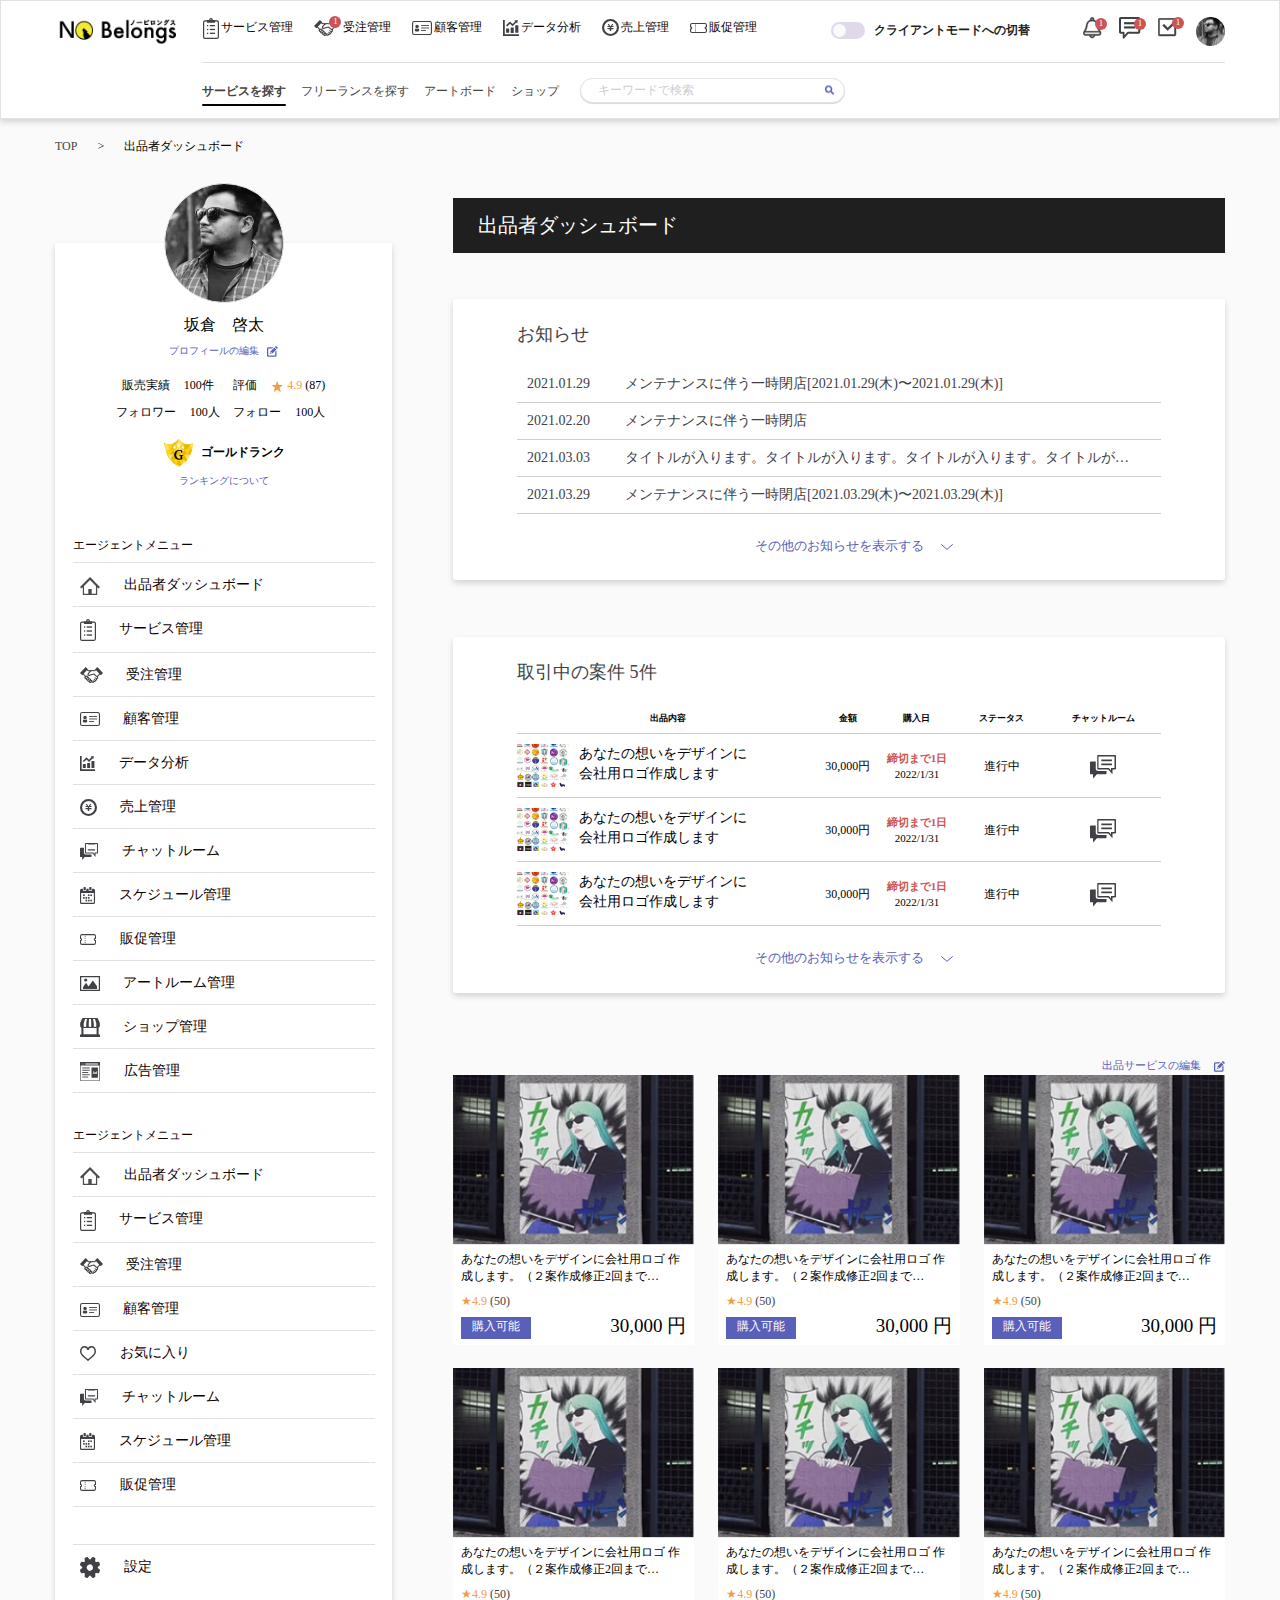
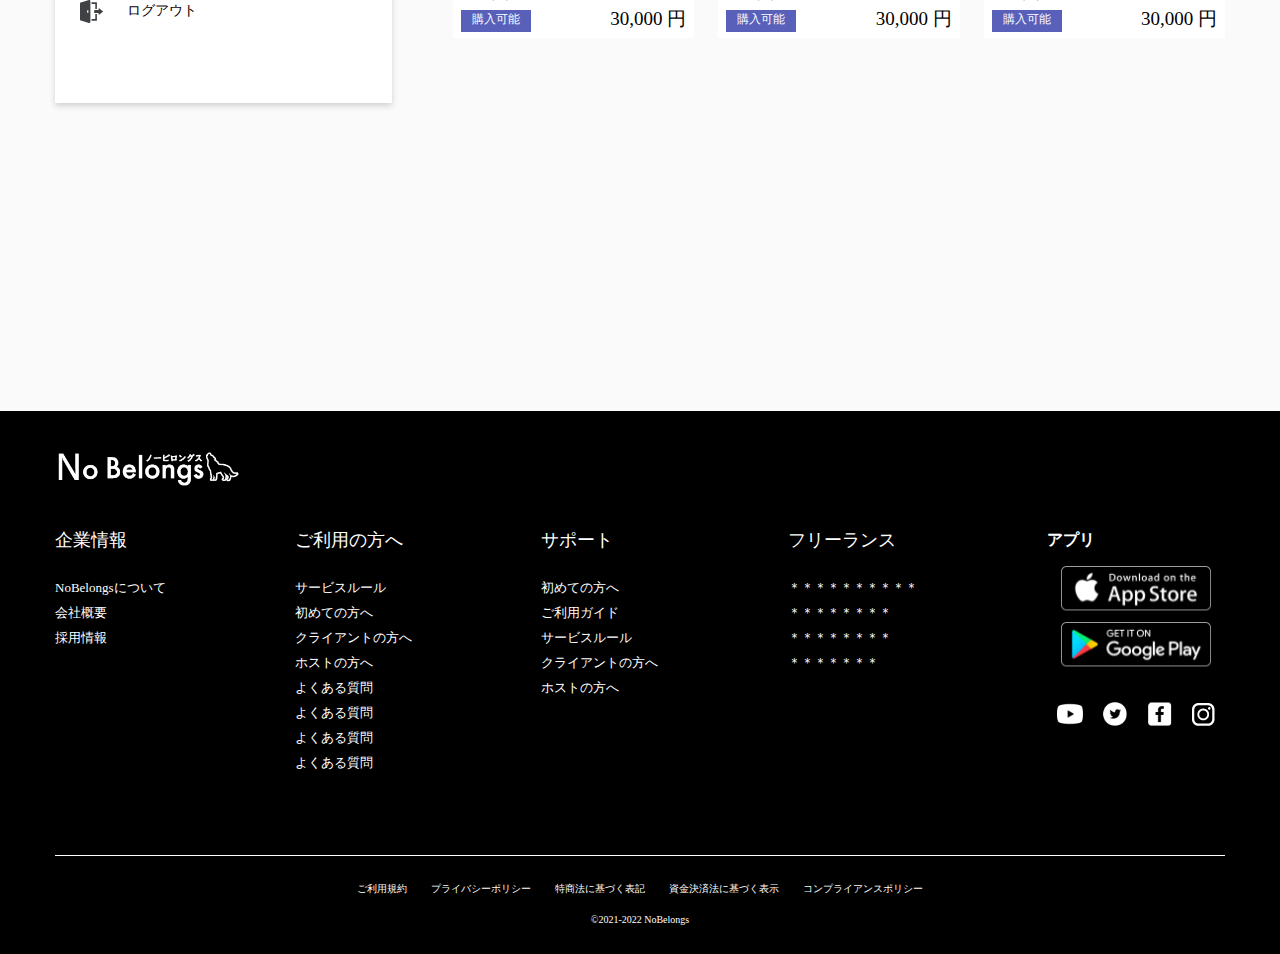
<file: index.html>
<!DOCTYPE html>
<html lang="en">
   <head>
      <meta charset="utf-8">
      <meta http-equiv="X-UA-Compatible" content="IE=edge">
      <meta name="viewport" content="width=device-width, initial-scale=1.0, maximum-scale=1.0, user-scalable=0">
      <meta name="description" content="">
      <meta name="author" content="">
      <link rel="icon" href="assets/img/favicon.svg" type="image/x-icon" />
      <title>No Belongs</title>
      <link rel="stylesheet" href="https://cdnjs.cloudflare.com/ajax/libs/font-awesome/6.1.1/css/all.min.css" crossorigin="anonymous" referrerpolicy="no-referrer" />
      <link href="assets/css/slick.css" rel="stylesheet">
      <link href="assets/css/slick-theme.css" rel="stylesheet">
      <link href="assets/css/bootstrap.css" rel="stylesheet">
      <link href="assets/css/style.css" rel="stylesheet">
   </head>
   <body>
      <header>
         <div class="container">
            <div class="nav-top-wrapper">
               <div class="nav-left-wrapper d-flex">
                  <div class="btn-toggle">
                     <img src="assets/img/hamburger.png" alt="">
                  </div>
                  <div class="logo">
                     <a href="#"><img src="assets/img/logo.png" alt=""></a>
                  </div>
                  <div class="nav-item">
                     <ul>
                        <li><a href="#"><img src="assets/img/manu-icon/menu-icon1.svg" alt="">サービス管理</a></li>
                        <li><a href="#"><img src="assets/img/manu-icon/menu-icon2.svg" alt=""><span class="notification-sms">1</span> 受注管理</a></li>
                        <li><a href="#"><img src="assets/img/manu-icon/menu-icon3.svg" alt="">顧客管理</a></li>
                        <li><a href="#"><img src="assets/img/manu-icon/menu-icon4.svg" alt="">データ分析</a></li>
                        <li><a href="#"><img src="assets/img/manu-icon/menu-icon5.svg" alt="">売上管理</a></li>
                        <li><a href="#"><img src="assets/img/manu-icon/menu-icon6.svg" alt="">販促管理</a></li>
                     </ul>
                  </div>
               </div>
               <div class="nav-right">
                  <div class="nav-right-switch">
                     <input type="checkbox" hidden="hidden" id="username">
                     <label class="switch" for="username"></label>
                     <a href="#">クライアントモードへの切替</a>
                  </div>
                  <div class="nav-right-socal-icon">
                     <ul class="d-flex">
                        <li><a href="#" class="search-header-top"><img src="assets/img/search.png" alt=""></a></li>
                        <li><a href="#"><img src="assets/img/nav-right-socal-icon1.png" alt=""><span class="notification-sms">1</span></a></li>
                        <li><a href="#"><img src="assets/img/nav-right-socal-icon2.png" alt=""><span class="notification-sms">1</span></a></li>
                        <li><a href="#"><img src="assets/img/nav-right-socal-icon3.png" alt=""><span class="notification-sms">1</span></a></li>
                        <li><a href="#"><img src="assets/img/nav-right-socal-admin.png" alt=""></a></li>
                     </ul>
                  </div>
               </div>
            </div>
            <div class="nav-bottom-wrapper">
               <ul>
                  <li class="active"><a href="#">サービスを探す</a></li>
                  <li><a href="#">フリーランスを探す</a></li>
                  <li><a href="#">アートボード</a></li>
                  <li><a href="#">ショップ</a></li>
               </ul>
               <div class="header-search">
                  <input type="text" placeholder="キーワードで検索">
                  <input type="submit">
               </div>
            </div>
         </div>
      </header>
      <section class="right-body-wrapper">
         <div class="container">
            <div class="row">
               <!-- menu -->
               <div class="col-md-12">
                  <div class="breadcrumbs-wrapper">
                     <ul class="d-flex">
                        <li><a href="#">TOP</a></li>
                        <li>></li>
                        <li>出品者ダッシュボード</li>
                     </ul>
                  </div>
               </div>
               <div class="col-lg-4 side-ber">
                  <div class="toggle-backgroung">
                     <div class="image-close">
                        <img src="assets/img/close-btn.png" alt="">
                     </div>
                  </div>
                  <div class="silde-bar-menu--wrapper">
                     <div class="silde-bar-menu--info text-center">
                        <div class="user-address">
                           <div class="avatar-upload">
                              <div class="avatar-edit">
                                 <input type='file' id="imageUpload" accept=".png, .jpg, .jpeg" />
                              </div>
                              <div class="avatar-preview">
                                 <div id="imagePreview" style="background-image: url(assets/img/user-image.png);">
                                 </div>
                              </div>
                           </div>
                           <div class="text-left-item">
                              <p>坂倉　啓太</p>
                              <label for="imageUpload">プロフィールの編集 <img src="assets/img/edit-blue.png" alt=""></label>
                           </div>
                        </div>
                        <ul class="d-flex admin-item">
                           <li>販売実績 <span>100件</span></li>
                           <li>評価 <span class="color-yell"><img src="assets/img/yellow-star.png" alt=""> 4.9 </span>(87)</li>
                           <li>フォロワー <span>100人</span></li>
                           <li>フォロー <span>100人</span></li>
                        </ul>
                        <div class="ranking-about">
                           <div class="d-flex">
                              <img src="assets/img/gold.png" alt="">
                              <p>ゴールドランク</p>
                           </div>
                           <a href="#">ランキングについて</a>
                        </div>
                     </div>
                     <!-- menu -->
                     <div class="main-manu-sideber">
                        <p>エージェントメニュー</p>
                        <ul>
                           <li><a href="#"><span><img src="assets/img/manu-icon/menu-item1.svg" alt=""></span> 出品者ダッシュボード</a></li>
                           <li><a href="#"><span><img src="assets/img/manu-icon/menu-icon1.svg" alt=""></span> サービス管理</a></li>
                           <li><a href="#"><span><img src="assets/img/manu-icon/menu-icon2.svg" alt=""></span> 受注管理</a></li>
                           <li><a href="#"><span><img src="assets/img/manu-icon/menu-icon3.svg" alt=""></span> 顧客管理</a></li>
                           <li><a href="#"><span><img src="assets/img/manu-icon/menu-icon4.svg" alt=""></span> データ分析</a></li>
                           <li><a href="#"><span><img src="assets/img/manu-icon/menu-icon5.svg" alt=""></span> 売上管理</a></li>
                           <li><a href="#"><span><img src="assets/img/manu-icon/menu-item2.svg" alt=""></span> チャットルーム</a></li>
                           <li><a href="#"><span><img src="assets/img/manu-icon/menu-item3.svg" alt=""></span> スケジュール管理</a></li>
                           <li><a href="#"><span><img src="assets/img/manu-icon/menu-icon6.svg" alt=""></span> 販促管理</a></li>
                           <li><a href="#"><span><img src="assets/img/manu-icon/menu-item4.svg" alt=""></span> アートルーム管理</a></li>
                           <li><a href="#"><span><img src="assets/img/manu-icon/menu-item5.svg" alt=""></span> ショップ管理</a></li>
                           <li><a href="#"><span><img src="assets/img/manu-icon/menu-item6.svg" alt=""></span> 広告管理</a></li>
                        </ul>
                     </div>
                     <div class="main-manu-sideber m-top-25">
                        <p>エージェントメニュー</p>
                        <ul>
                           <li><a href="#"><span><img src="assets/img/manu-icon/menu-item1.svg" alt=""></span> 出品者ダッシュボード</a></li>
                           <li><a href="#"><span><img src="assets/img/manu-icon/menu-icon1.svg" alt=""></span> サービス管理</a></li>
                           <li><a href="#"><span><img src="assets/img/manu-icon/menu-icon2.svg" alt=""></span> 受注管理</a></li>
                           <li><a href="#"><span><img src="assets/img/manu-icon/menu-icon3.svg" alt=""></span> 顧客管理</a></li>
                           <li><a href="#"><span><img src="assets/img/manu-icon/manu-love.svg" alt=""></span> お気に入り</a></li>
                           <li><a href="#"><span><img src="assets/img/manu-icon/menu-item2.svg" alt=""></span> チャットルーム</a></li>
                           <li><a href="#"><span><img src="assets/img/manu-icon/menu-item3.svg" alt=""></span> スケジュール管理</a></li>
                           <li><a href="#"><span><img src="assets/img/manu-icon/menu-icon6.svg" alt=""></span> 販促管理</a></li>
                        </ul>
                     </div>
                     <div class="nav-right-switch">
                        <input type="checkbox" hidden="hidden" id="manu">
                        <label class="switch" for="manu"></label>
                        <a href="#">クライアントモードへの切替</a>
                     </div>
                     <div class="main-manu-sideber manu-admin-section">
                        <ul>
                           <li><a href="#"><span><img src="assets/img/manu-icon/setting.svg" alt=""></span> 設定</a></li>
                           <li><a href="#"><span><img src="assets/img/manu-icon/logout.svg" alt=""></span> ログアウト</a></li>
                        </ul>
                     </div>
                     <!-- menu end -->
                  </div>
               </div>
               <!-- menu end -->
               <div class="col-lg-8">
                  <!-- right-side-section -->
                  <div class="right-section-heading">
                     <h4>出品者ダッシュボード</h4>
                  </div>
                  <div class="mobile-revs">
                  <div class="colm-wrapper-all">
                     <h3>お知らせ</h3>
                     <div class="news-wrapper">
                        <div class="news-content">
                           <p>2021.01.29</p>
                           <span>メンテナンスに伴う一時閉店[2021.01.29(木)〜2021.01.29(木)]</span>
                        </div>
                        <div class="news-content">
                           <p>2021.02.20</p>
                           <span>メンテナンスに伴う一時閉店</span>
                        </div>
                        <div class="news-content">
                           <p>2021.03.03</p>
                           <span>タイトルが入ります。タイトルが入ります。タイトルが入ります。タイトルが…</span>
                        </div>
                        <div class="news-content">
                           <p>2021.03.29</p>
                           <span>メンテナンスに伴う一時閉店[2021.03.29(木)〜2021.03.29(木)]</span>
                        </div>
                        <div class="show-more">
                           <div class="news-content">
                              <p>2021.01.29</p>
                              <span>メンテナンスに伴う一時閉店[2021.01.29(木)〜2021.01.29(木)]</span>
                           </div>
                           <div class="news-content">
                              <p>2021.02.20</p>
                              <span>メンテナンスに伴う一時閉店</span>
                           </div>
                           <div class="news-content">
                              <p>2021.03.03</p>
                              <span>タイトルが入ります。タイトルが入ります。タイトルが入ります。タイトルが…</span>
                           </div>
                           <div class="news-content">
                              <p>2021.03.29</p>
                              <span>メンテナンスに伴う一時閉店[2021.03.29(木)〜2021.03.29(木)]</span>
                           </div>
                        </div>
                     </div>
                     <a href="javascript:void(0)" class="read-more">その他のお知らせを表示する</a>
                  </div>
                  <div class="colm-wrapper-all">
                     <h3>取引中の案件 5件</h3>
                     <!-- desktop none -->
                     <div class="responsiv-content-right">
                        <div class="responsiv-content-right--wrapper">
                           <div class="responsiv-content-item">
                              <div class="responsiv-content-img">
                                 <img src="assets/img/table-image.png" alt="">
                              </div>
                              <p class="img-content">あなたの想いをデザインに <br> 会社用ロゴ作成します</p>
                              <div class="d-flex responsiv-content-btm">
                                 <p><span>締切まで1日 </span>2022/1/31</p>
                                 <p>30,000円</p>
                                 <a href="#"><img src="assets/img/table-mesage.png" alt=""></a>
                              </div>
                           </div>
                           <div class="responsiv-content-item">
                              <div class="responsiv-content-img">
                                 <img src="assets/img/table-image.png" alt="">
                              </div>
                              <p class="img-content">あなたの想いをデザインに <br> 会社用ロゴ作成します</p>
                              <div class="d-flex responsiv-content-btm">
                                 <p><span>締切まで1日 </span>2022/1/31</p>
                                 <p>30,000円</p>
                                 <a href="#"><img src="assets/img/table-mesage.png" alt=""></a>
                              </div>
                           </div>
                           <div class="responsiv-content-item">
                              <div class="responsiv-content-img">
                                 <img src="assets/img/table-image.png" alt="">
                              </div>
                              <p class="img-content">あなたの想いをデザインに <br> 会社用ロゴ作成します</p>
                              <div class="d-flex responsiv-content-btm">
                                 <p><span>締切まで1日 </span>2022/1/31</p>
                                 <p>30,000円</p>
                                 <a href="#"><img src="assets/img/table-mesage.png" alt=""></a>
                              </div>
                           </div>
                           <div class="show-more">
                              <div class="responsiv-content-item">
                                 <div class="responsiv-content-img">
                                    <img src="assets/img/table-image.png" alt="">
                                 </div>
                                 <p class="img-content">あなたの想いをデザインに <br> 会社用ロゴ作成します</p>
                                 <div class="d-flex responsiv-content-btm">
                                    <p><span>締切まで1日 </span>2022/1/31</p>
                                    <p>30,000円</p>
                                    <a href="#"><img src="assets/img/table-mesage.png" alt=""></a>
                                 </div>
                              </div>
                           </div>
                        </div>
                     </div>
                     <!-- desktop none end -->
                     <div class="table-right-progress">
                        <table>
                           <tr>
                              <th>出品内容</th>
                              <th>金額</th>
                              <th>購入日</th>
                              <th>ステータス</th>
                              <th>チャットルーム</th>
                           </tr>
                           <tr>
                              <td>
                                 <div class="d-flex tab-img-text">
                                    <img src="assets/img/table-image.png" alt="">
                                    <p>あなたの想いをデザインに <br>
                                       会社用ロゴ作成します
                                    </p>
                                 </div>
                              </td>
                              <td class="font-12">30,000円</td>
                              <td class="font-color">
                                 <span>締切まで1日</span><br>
                                 2022/1/31
                              </td>
                              <td class="font-12">進行中</td>
                              <td class="text-center"><a href="#"><img src="assets/img/table-mesage.png" alt=""></a></td>
                           </tr>
                           <tr>
                              <td>
                                 <div class="d-flex tab-img-text">
                                    <img src="assets/img/table-image.png" alt="">
                                    <p>あなたの想いをデザインに <br>
                                       会社用ロゴ作成します
                                    </p>
                                 </div>
                              </td>
                              <td class="font-12">30,000円</td>
                              <td class="font-color">
                                 <span>締切まで1日</span><br>
                                 2022/1/31
                              </td>
                              <td class="font-12">進行中</td>
                              <td class="text-center"><a href="#"><img src="assets/img/table-mesage.png" alt=""></a></td>
                           </tr>
                           <tr>
                              <td>
                                 <div class="d-flex tab-img-text">
                                    <img src="assets/img/table-image.png" alt="">
                                    <p>あなたの想いをデザインに <br>
                                       会社用ロゴ作成します
                                    </p>
                                 </div>
                              </td>
                              <td class="font-12">30,000円</td>
                              <td class="font-color">
                                 <span>締切まで1日</span><br>
                                 2022/1/31
                              </td>
                              <td class="font-12">進行中</td>
                              <td class="text-center"><a href="#"><img src="assets/img/table-mesage.png" alt=""></a></td>
                           </tr>
                        </table>
                     </div>
                     <a href="javascript:void(0)" class="read-more">その他のお知らせを表示する</a>
                  </div>
                  </div>
                  <!-- right-side-section end -->
                  <!--  -->
                  <div class="row">
                     <div class="col-md-12">
                        <a href="#" class="edit-icon">出品サービスの編集 <img src="assets/img/edit-blue.png" alt=""></a>
                     </div>
                     <div class="col-6 col-md-4">
                        <div class="image-text-wrapper">
                           <div class="image-text-img">
                              <img src="assets/img/image-col.jpg" alt="">
                           </div>
                           <div class="image-text-content">
                              <p>あなたの想いをデザインに会社用ロゴ 作成します。（２案作成修正2回まで…</p>
                              <div class="ratting">
                                 <span>★4.9 </span>(50)
                              </div>
                              <div class="image-text-btn">
                                 <a href="#" class="btn btn-primary">購入可能</a>
                                 <p>30,000 円</p>
                              </div>
                           </div>
                        </div>
                     </div>
                     <div class="col-6 col-md-4">
                        <div class="image-text-wrapper">
                           <div class="image-text-img">
                              <img src="assets/img/image-col.jpg" alt="">
                           </div>
                           <div class="image-text-content">
                              <p>あなたの想いをデザインに会社用ロゴ 作成します。（２案作成修正2回まで…</p>
                              <div class="ratting">
                                 <span>★4.9 </span>(50)
                              </div>
                              <div class="image-text-btn">
                                 <a href="#" class="btn btn-primary">購入可能</a>
                                 <p>30,000 円</p>
                              </div>
                           </div>
                        </div>
                     </div>
                     <div class="col-6 col-md-4">
                        <div class="image-text-wrapper">
                           <div class="image-text-img">
                              <img src="assets/img/image-col.jpg" alt="">
                           </div>
                           <div class="image-text-content">
                              <p>あなたの想いをデザインに会社用ロゴ 作成します。（２案作成修正2回まで…</p>
                              <div class="ratting">
                                 <span>★4.9 </span>(50)
                              </div>
                              <div class="image-text-btn">
                                 <a href="#" class="btn btn-primary">購入可能</a>
                                 <p>30,000 円</p>
                              </div>
                           </div>
                        </div>
                     </div>
                     <div class="col-6 col-md-4">
                        <div class="image-text-wrapper">
                           <div class="image-text-img">
                              <img src="assets/img/image-col.jpg" alt="">
                           </div>
                           <div class="image-text-content">
                              <p>あなたの想いをデザインに会社用ロゴ 作成します。（２案作成修正2回まで…</p>
                              <div class="ratting">
                                 <span>★4.9 </span>(50)
                              </div>
                              <div class="image-text-btn">
                                 <a href="#" class="btn btn-primary">購入可能</a>
                                 <p>30,000 円</p>
                              </div>
                           </div>
                        </div>
                     </div>
                     <div class="col-6 col-md-4">
                        <div class="image-text-wrapper">
                           <div class="image-text-img">
                              <img src="assets/img/image-col.jpg" alt="">
                           </div>
                           <div class="image-text-content">
                              <p>あなたの想いをデザインに会社用ロゴ 作成します。（２案作成修正2回まで…</p>
                              <div class="ratting">
                                 <span>★4.9 </span>(50)
                              </div>
                              <div class="image-text-btn">
                                 <a href="#" class="btn btn-primary">購入可能</a>
                                 <p>30,000 円</p>
                              </div>
                           </div>
                        </div>
                     </div>
                     <div class="col-6 col-md-4">
                        <div class="image-text-wrapper">
                           <div class="image-text-img">
                              <img src="assets/img/image-col.jpg" alt="">
                           </div>
                           <div class="image-text-content">
                              <p>あなたの想いをデザインに会社用ロゴ 作成します。（２案作成修正2回まで…</p>
                              <div class="ratting">
                                 <span>★4.9 </span>(50)
                              </div>
                              <div class="image-text-btn">
                                 <a href="#" class="btn btn-primary">購入可能</a>
                                 <p>30,000 円</p>
                              </div>
                           </div>
                        </div>
                     </div>
                  </div>
                  <!--  -->
               </div>
            </div>
         </div>
      </section>
      <footer>
         <div class="container">
            <div class="fooetr-section">
               <div class="footer-logo">
                  <img src="assets/img/footer-logo.png" alt="">
               </div>
               <div class="fooetr-top-section">
                  <div class="main">
                     <div class="accordion">
                        <div class="accordion-item">
                           <h3 class="title">
                              <span>企業情報</span>
                              <i class="fas fa-chevron-down"></i>
                           </h3>
                           <ul class="paragraph">
                              <li><a href="#">NoBelongsについて</a></li>
                              <li><a href="#">会社概要</a></li>
                              <li><a href="#">採用情報</a></li>
                           </ul>
                        </div>
                        <div class="accordion-item">
                           <h3 class="title">
                              <span>ご利用の方へ</span>
                              <i class="fas fa-chevron-down"></i>
                           </h3>
                           <ul class="paragraph">
                              <li><a href="#">サービスルール</a></li>
                              <li><a href="#">初めての方へ</a></li>
                              <li><a href="#">クライアントの方へ</a></li>
                              <li><a href="#">ホストの方へ</a></li>
                              <li><a href="#">よくある質問</a></li>
                              <li><a href="#">よくある質問</a></li>
                              <li><a href="#">よくある質問</a></li>
                              <li><a href="#">よくある質問</a></li>
                           </ul>
                        </div>
                        <div class="accordion-item">
                           <h3 class="title">
                              <span>サポート</span>
                              <i class="fas fa-chevron-down"></i>
                           </h3>
                           <ul class="paragraph">
                              <li><a href="#">初めての方へ</a></li>
                              <li><a href="#">ご利用ガイド</a></li>
                              <li><a href="#">サービスルール</a></li>
                              <li><a href="#">クライアントの方へ</a></li>
                              <li><a href="#">ホストの方へ</a></li>
                           </ul>
                        </div>
                        <div class="accordion-item">
                           <h3 class="title">
                              <span>フリーランス</span>
                              <i class="fas fa-chevron-down"></i>
                           </h3>
                           <ul class="paragraph">
                              <li><a href="#">＊＊＊＊＊＊＊＊＊＊</a></li>
                              <li><a href="#">＊＊＊＊＊＊＊＊</a></li>
                              <li><a href="#">＊＊＊＊＊＊＊＊</a></li>
                              <li><a href="#">＊＊＊＊＊＊＊</a></li>
                           </ul>
                        </div>
                        <div class="accordion-socal-address">
                           <h3 class="title">
                              <span>アプリ</span>
                           </h3>
                           <ul class="socal-item">
                              <li><a href="#"><img src="assets/img/iphon-stor.png" alt=""></a></li>
                              <li><a href="#"><img src="assets/img/google-stor.png" alt=""></a></li>
                           </ul>
                           <ul class="footer-socal-item">
                              <li><a href="#"><img src="assets/img/footer-icon1.png" alt=""></a></li>
                              <li><a href="#"><img src="assets/img/footer-icon2.png" alt=""></a></li>
                              <li><a href="#"><img src="assets/img/footer-icon3.png" alt=""></a></li>
                              <li><a href="#"><img src="assets/img/footer-icon4.png" alt=""></a></li>
                           </ul>
                        </div>
                     </div>
                  </div>
               </div>
            </div>
            <div class="coppyright-wrapper">
               <ul>
                  <li><a href="#">ご利用規約</a></li>
                  <li><a href="#">プライバシーポリシー</a></li>
                  <li><a href="#">特商法に基づく表記</a></li>
                  <li><a href="#">資金決済法に基づく表示</a></li>
                  <li><a href="#">コンプライアンスポリシー</a></li>
               </ul>
               <div class="text-center">
                  <a href="#" class="copptright-titel">©︎2021-2022 NoBelongs</a>
               </div>
            </div>
         </div>
      </footer>
      <!-- -------------------- -->
      <script src='assets/js/jquery.min.js'></script>
      <script src="assets/js/slick.js"></script>
      <script src="assets/js/bootstrap.js"></script>
      <script src="assets/js/custom.js"></script>
   </body>
</html>
</file>
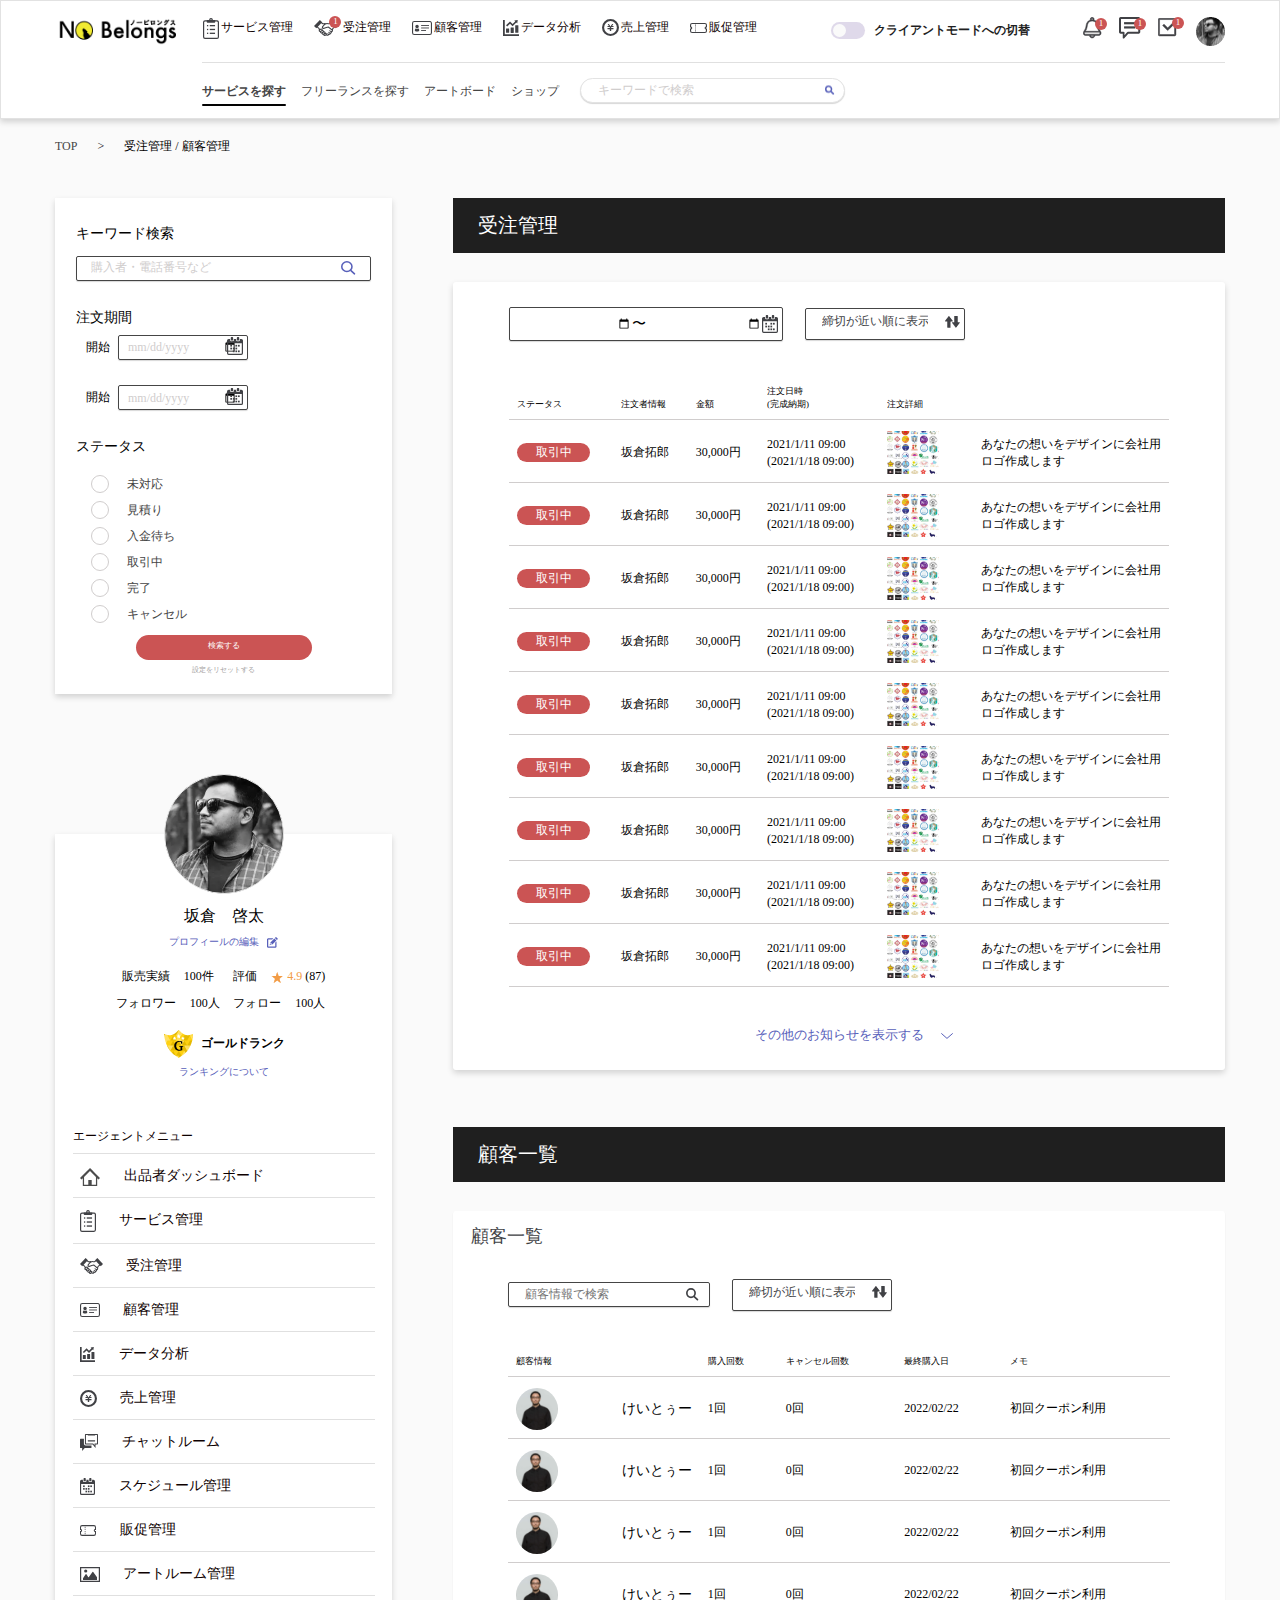
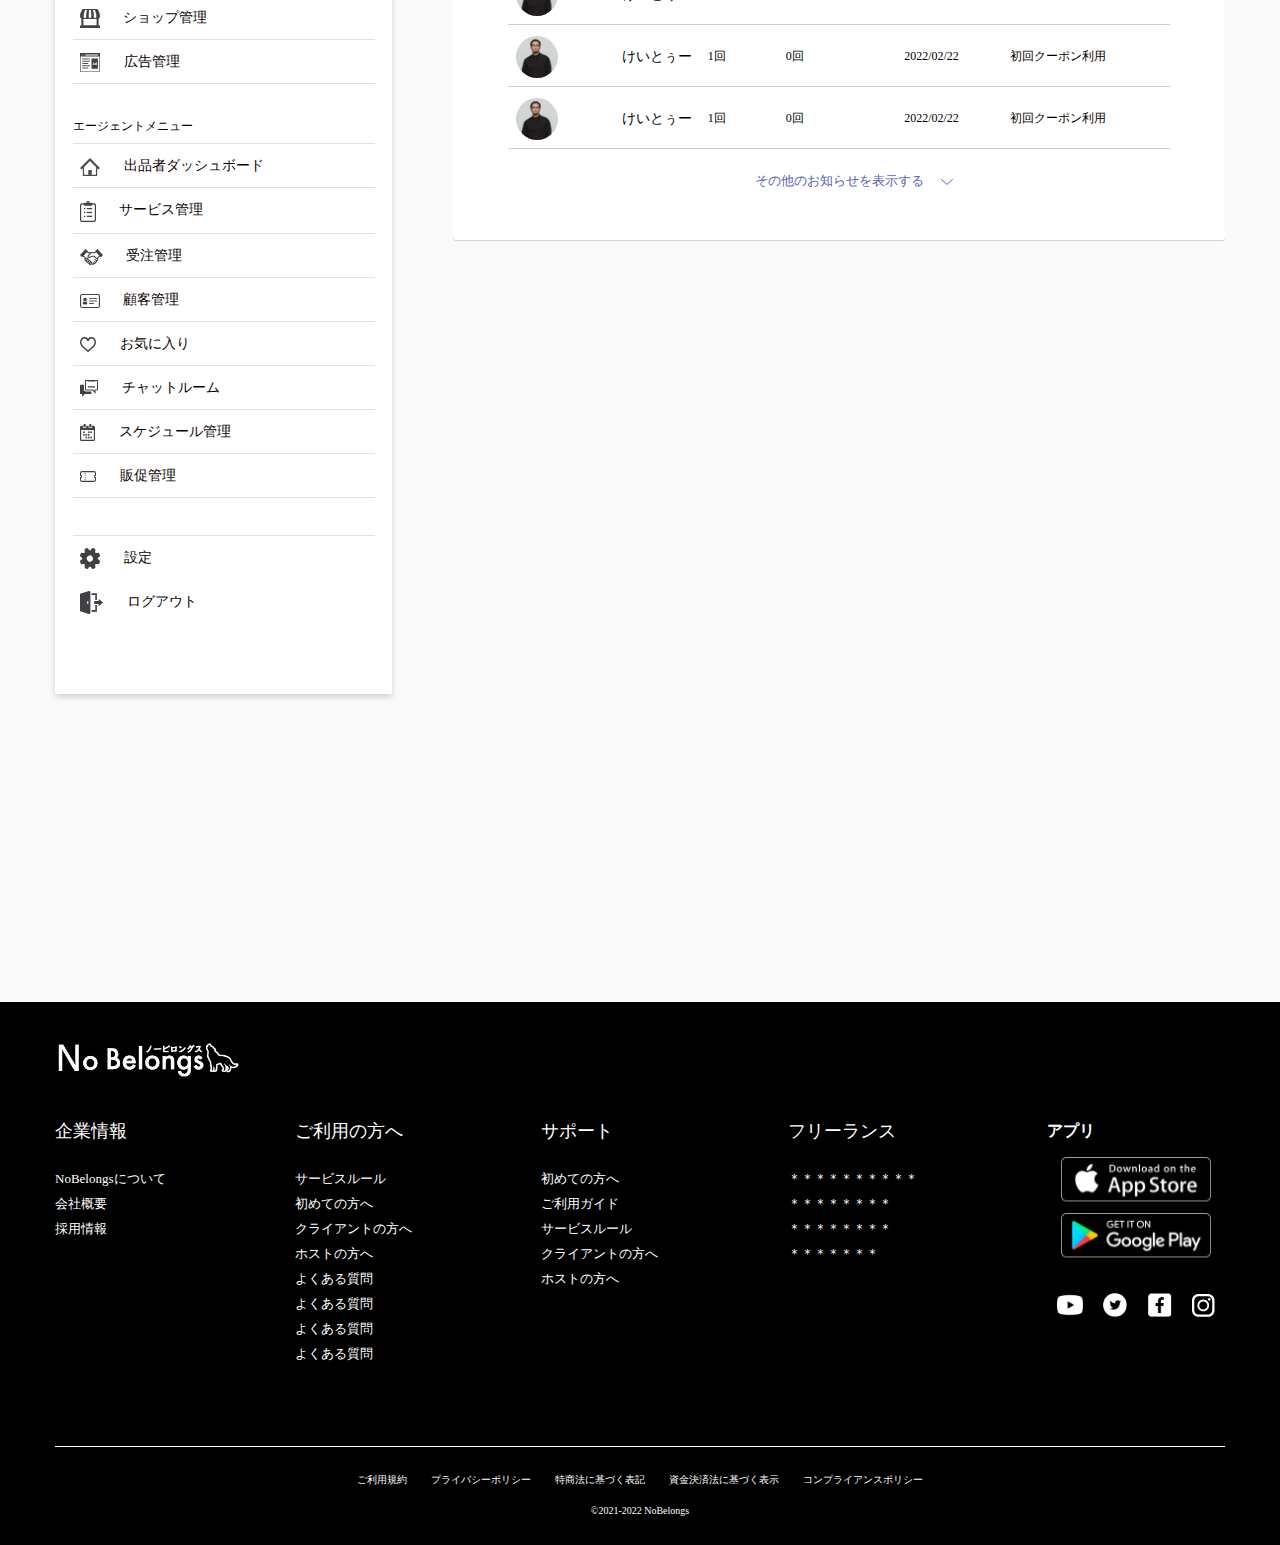
<file: betting-management.html>
<!DOCTYPE html>
<html lang="en">
   <head>
      <meta charset="utf-8">
      <meta http-equiv="X-UA-Compatible" content="IE=edge">
      <meta name="viewport" content="width=device-width, initial-scale=1.0, maximum-scale=1.0, user-scalable=0">
      <meta name="description" content="">
      <meta name="author" content="">
      <link rel="icon" href="assets/img/favicon.svg" type="image/x-icon" />
      <title>No Belongs</title>
      <link rel="stylesheet" href="https://cdnjs.cloudflare.com/ajax/libs/font-awesome/6.1.1/css/all.min.css" crossorigin="anonymous" referrerpolicy="no-referrer" />
      <link href="assets/css/slick.css" rel="stylesheet">
      <link href="assets/css/slick-theme.css" rel="stylesheet">
      <link href="assets/css/bootstrap.css" rel="stylesheet">
      <link href="assets/css/style.css" rel="stylesheet">
   </head>
   <body>
      <header>
         <div class="container">
            <div class="nav-top-wrapper">
               <div class="nav-left-wrapper d-flex">
                  <div class="btn-toggle">
                     <img src="assets/img/hamburger.png" alt="">
                  </div>
                  <div class="logo">
                     <a href="#"><img src="assets/img/logo.png" alt=""></a>
                  </div>
                  <div class="nav-item">
                     <ul>
                        <li><a href="#"><img src="assets/img/manu-icon/menu-icon1.svg" alt="">サービス管理</a></li>
                        <li><a href="#"><img src="assets/img/manu-icon/menu-icon2.svg" alt=""><span class="notification-sms">1</span> 受注管理</a></li>
                        <li><a href="#"><img src="assets/img/manu-icon/menu-icon3.svg" alt="">顧客管理</a></li>
                        <li><a href="#"><img src="assets/img/manu-icon/menu-icon4.svg" alt="">データ分析</a></li>
                        <li><a href="#"><img src="assets/img/manu-icon/menu-icon5.svg" alt="">売上管理</a></li>
                        <li><a href="#"><img src="assets/img/manu-icon/menu-icon6.svg" alt="">販促管理</a></li>
                     </ul>
                  </div>
               </div>
               <div class="nav-right">
                  <div class="nav-right-switch">
                     <input type="checkbox" hidden="hidden" id="username">
                     <label class="switch" for="username"></label>
                     <a href="#">クライアントモードへの切替</a>
                  </div>
                  <div class="nav-right-socal-icon">
                     <ul class="d-flex">
                        <li><a href="#" class="search-header-top"><img src="assets/img/search.png" alt=""></a></li>
                        <li><a href="#"><img src="assets/img/nav-right-socal-icon1.png" alt=""><span class="notification-sms">1</span></a></li>
                        <li><a href="#"><img src="assets/img/nav-right-socal-icon2.png" alt=""><span class="notification-sms">1</span></a></li>
                        <li><a href="#"><img src="assets/img/nav-right-socal-icon3.png" alt=""><span class="notification-sms">1</span></a></li>
                        <li><a href="#"><img src="assets/img/nav-right-socal-admin.png" alt=""></a></li>
                     </ul>
                  </div>
               </div>
            </div>
            <div class="nav-bottom-wrapper">
               <ul>
                  <li class="active"><a href="#">サービスを探す</a></li>
                  <li><a href="#">フリーランスを探す</a></li>
                  <li><a href="#">アートボード</a></li>
                  <li><a href="#">ショップ</a></li>
               </ul>
               <div class="header-search">
                  <input type="text" placeholder="キーワードで検索">
                  <input type="submit">
               </div>
            </div>
         </div>
      </header>
      <section class="right-body-wrapper">
         <div class="container">
            <div class="row">
               <!-- menu -->
               <div class="col-md-12">
                  <div class="breadcrumbs-wrapper">
                     <ul class="d-flex">
                        <li><a href="#">TOP</a></li>
                        <li>></li>
                        <li>受注管理 / 顧客管理</li>
                     </ul>
                  </div>
               </div>
               <div class="col-lg-4 side-ber m-t25">
                  <div class="toggle-backgroung">
                     <div class="image-close">
                        <img src="assets/img/close-btn.png" alt="">
                     </div>
                  </div>

                  <div class="search-popup-wrap">
                    <h2 class="m-b10">キーワード検索</h2>
                    <div class="search-popup-div">
                        <input type="text" placeholder="購入者・電話番号など">
                        <button><img src="assets/img/search-icon.svg" alt=""></button>
                    </div>
                    <h2 class="m-b6 m-t27">注文期間</h2>
                    <div class="search-popup-date-wrap">
                        <div class="search-popup-date m-b25">
                            <div class="search-popup-date-left"><h3>開始</h3></div>
                            <div class="search-popup-date-right">
                                <input type="date">
                                <img src="assets/img/calendar.svg" alt="">
                            </div>
                        </div>
                        <div class="search-popup-date">
                            <div class="search-popup-date-left"><h3>開始</h3></div>
                            <div class="search-popup-date-right">
                                <input type="date">
                                <img src="assets/img/calendar.svg" alt="">
                            </div>
                        </div>
                    </div>
                    <h2 class="m-b18 m-t27">ステータス</h2>
                    <div class="status-div">
                        <div class="status-div-row">
                            <input type=radio id="rdo1" checked class="radio-input" name="radio-group">
                            <label for="rdo1" class="radio-label" > <span class="radio-border"></span> 未対応 </label>
                        </div>
                        
                        <div class="status-div-row">
                            <input type=radio id="rdo2"  class="radio-input" name="radio-group">
                            <label for="rdo2" class="radio-label" ><span class="radio-border"></span>見積り</label>
                        </div>

                        <div class="status-div-row">
                            <input type=radio id="rdo3"  class="radio-input" name="radio-group">
                            <label for="rdo3" class="radio-label" ><span class="radio-border"></span>入金待ち </label>
                        </div>

                        <div class="status-div-row">
                            <input type=radio id="rdo4"  class="radio-input" name="radio-group">
                            <label for="rdo4" class="radio-label" ><span class="radio-border"></span>取引中</label>
                        </div>

                        <div class="status-div-row">
                            <input type=radio id="rdo5"  class="radio-input" name="radio-group">
                            <label for="rdo5" class="radio-label" ><span class="radio-border"></span>完了 </label>
                        </div>

                        <div class="status-div-row">
                            <input type=radio id="rdo6"  class="radio-input" name="radio-group">
                            <label for="rdo6" class="radio-label" ><span class="radio-border"></span>キャンセル </label>
                        </div>

                       <div class="btn-red-div">
                            <a class="btn-red" href="#" >検索する</a>
                            <p>設定をリセットする</p>
                       </div>
                    </div>
                  </div>
                  <div class="silde-bar-menu--wrapper">
                     <div class="silde-bar-menu--info text-center">
                        <div class="user-address">
                           <div class="avatar-upload">
                              <div class="avatar-edit">
                                 <input type='file' id="imageUpload" accept=".png, .jpg, .jpeg" />
                              </div>
                              <div class="avatar-preview">
                                 <div id="imagePreview" style="background-image: url(assets/img/user-image.png);">
                                 </div>
                              </div>
                           </div>
                           <div class="text-left-item">
                              <p>坂倉　啓太</p>
                              <label for="imageUpload">プロフィールの編集 <img src="assets/img/edit-blue.png" alt=""></label>
                           </div>
                        </div>
                        <ul class="d-flex admin-item">
                           <li>販売実績 <span>100件</span></li>
                           <li>評価 <span class="color-yell"><img src="assets/img/yellow-star.png" alt=""> 4.9 </span>(87)</li>
                           <li>フォロワー <span>100人</span></li>
                           <li>フォロー <span>100人</span></li>
                        </ul>
                        <div class="ranking-about">
                           <div class="d-flex">
                              <img src="assets/img/gold.png" alt="">
                              <p>ゴールドランク</p>
                           </div>
                           <a href="#">ランキングについて</a>
                        </div>
                     </div>
                     <!-- menu -->
                     <div class="main-manu-sideber">
                        <p>エージェントメニュー</p>
                        <ul>
                           <li><a href="#"><span><img src="assets/img/manu-icon/menu-item1.svg" alt=""></span> 出品者ダッシュボード</a></li>
                           <li><a href="#"><span><img src="assets/img/manu-icon/menu-icon1.svg" alt=""></span> サービス管理</a></li>
                           <li><a href="#"><span><img src="assets/img/manu-icon/menu-icon2.svg" alt=""></span> 受注管理</a></li>
                           <li><a href="#"><span><img src="assets/img/manu-icon/menu-icon3.svg" alt=""></span> 顧客管理</a></li>
                           <li><a href="#"><span><img src="assets/img/manu-icon/menu-icon4.svg" alt=""></span> データ分析</a></li>
                           <li><a href="#"><span><img src="assets/img/manu-icon/menu-icon5.svg" alt=""></span> 売上管理</a></li>
                           <li><a href="#"><span><img src="assets/img/manu-icon/menu-item2.svg" alt=""></span> チャットルーム</a></li>
                           <li><a href="#"><span><img src="assets/img/manu-icon/menu-item3.svg" alt=""></span> スケジュール管理</a></li>
                           <li><a href="#"><span><img src="assets/img/manu-icon/menu-icon6.svg" alt=""></span> 販促管理</a></li>
                           <li><a href="#"><span><img src="assets/img/manu-icon/menu-item4.svg" alt=""></span> アートルーム管理</a></li>
                           <li><a href="#"><span><img src="assets/img/manu-icon/menu-item5.svg" alt=""></span> ショップ管理</a></li>
                           <li><a href="#"><span><img src="assets/img/manu-icon/menu-item6.svg" alt=""></span> 広告管理</a></li>
                        </ul>
                     </div>
                     <div class="main-manu-sideber m-top-25">
                        <p>エージェントメニュー</p>
                        <ul>
                           <li><a href="#"><span><img src="assets/img/manu-icon/menu-item1.svg" alt=""></span> 出品者ダッシュボード</a></li>
                           <li><a href="#"><span><img src="assets/img/manu-icon/menu-icon1.svg" alt=""></span> サービス管理</a></li>
                           <li><a href="#"><span><img src="assets/img/manu-icon/menu-icon2.svg" alt=""></span> 受注管理</a></li>
                           <li><a href="#"><span><img src="assets/img/manu-icon/menu-icon3.svg" alt=""></span> 顧客管理</a></li>
                           <li><a href="#"><span><img src="assets/img/manu-icon/manu-love.svg" alt=""></span> お気に入り</a></li>
                           <li><a href="#"><span><img src="assets/img/manu-icon/menu-item2.svg" alt=""></span> チャットルーム</a></li>
                           <li><a href="#"><span><img src="assets/img/manu-icon/menu-item3.svg" alt=""></span> スケジュール管理</a></li>
                           <li><a href="#"><span><img src="assets/img/manu-icon/menu-icon6.svg" alt=""></span> 販促管理</a></li>
                        </ul>
                     </div>
                     <div class="nav-right-switch">
                        <input type="checkbox" hidden="hidden" id="manu">
                        <label class="switch" for="manu"></label>
                        <a href="#">クライアントモードへの切替</a>
                     </div>
                     <div class="main-manu-sideber manu-admin-section">
                        <ul>
                           <li><a href="#"><span><img src="assets/img/manu-icon/setting.svg" alt=""></span> 設定</a></li>
                           <li><a href="#"><span><img src="assets/img/manu-icon/logout.svg" alt=""></span> ログアウト</a></li>
                        </ul>
                     </div>
                     <!-- menu end -->
                  </div>
               </div>
               <!-- menu end -->
               <div class="col-lg-8">
                  <!-- right-side-section -->
                  <div class="right-section-heading m-b25">
                     <h4>受注管理</h4>
                  </div>
                  <div class="search-popup-wrap-mobile">
                    <ul>
                        <li><a href="#" data-toggle="modal" data-target="#exampleModal"><img src="assets/img/search-icon-blue.svg" alt="">キーワード検索</a></li>
                        <li><a href="#"><img src="assets/img/calendar-blue.svg" alt=""> 注文期間</a></li>
                    </ul>

                    <div class="modal keyword-search-modal" tabindex="-1" role="dialog" id="exampleModal">
                     <div class="modal-dialog" role="document">
                       <div class="modal-content">
                           <div class="search-popup-wrap search-popup-wrap-popup">
                    <h2 class="m-b10">キーワード検索</h2>
                    <div class="search-popup-div">
                        <input type="text" placeholder="購入者・電話番号など">
                        <button><img src="assets/img/search-icon.svg" alt=""></button>
                    </div>
                    <h2 class="m-b6 m-t27">注文期間</h2>
                    <div class="search-popup-date-wrap">
                        <div class="search-popup-date m-b25">
                            <div class="search-popup-date-left"><h3>開始</h3></div>
                            <div class="search-popup-date-right">
                                <input type="date">
                                <img src="assets/img/calendar.svg" alt="">
                            </div>
                        </div>
                        <div class="search-popup-date">
                            <div class="search-popup-date-left"><h3>開始</h3></div>
                            <div class="search-popup-date-right">
                                <input type="date">
                                <img src="assets/img/calendar.svg" alt="">
                            </div>
                        </div>
                    </div>
                    <h2 class="m-b18 m-t27">ステータス</h2>
                    <div class="status-div">
                        <div class="status-div-row">
                            <input type="radio" id="rdo1" checked="" class="radio-input" name="radio-group">
                            <label for="rdo1" class="radio-label"> <span class="radio-border"></span> 未対応 </label>
                        </div>
                        
                        <div class="status-div-row">
                            <input type="radio" id="rdo2" class="radio-input" name="radio-group">
                            <label for="rdo2" class="radio-label"><span class="radio-border"></span>見積り</label>
                        </div>

                        <div class="status-div-row">
                            <input type="radio" id="rdo3" class="radio-input" name="radio-group">
                            <label for="rdo3" class="radio-label"><span class="radio-border"></span>入金待ち </label>
                        </div>

                        <div class="status-div-row">
                            <input type="radio" id="rdo4" class="radio-input" name="radio-group">
                            <label for="rdo4" class="radio-label"><span class="radio-border"></span>取引中</label>
                        </div>

                        <div class="status-div-row">
                            <input type="radio" id="rdo5" class="radio-input" name="radio-group">
                            <label for="rdo5" class="radio-label"><span class="radio-border"></span>完了 </label>
                        </div>

                        <div class="status-div-row">
                            <input type="radio" id="rdo6" class="radio-input" name="radio-group">
                            <label for="rdo6" class="radio-label"><span class="radio-border"></span>キャンセル </label>
                        </div>

                       <div class="btn-red-div">
                            <a class="btn-red" href="#">検索する</a>
                            <p>設定をリセットする</p>
                       </div>
                    </div>
                  </div>
                       </div>
                     </div>
                   </div>
                  </div>
                  <div class="colm-wrapper-all betting-management-box">
                    <div class="mobile-display-wrap">
                     <div class="item-box">
                        <div class="flex-box">
                            <h3>坂倉拓郎</h3>
                            <a href="#" class="btn-red-small">取引中</a>
                         </div>
                         <div class="img-text-price-item">
                             <div class="text-price-img">
                                 <img src="assets/img/table-image.png" alt="">
                             </div>
                             <div class="img-price-text">
                                 あなたの想いをデザインに<br>
                                 会社用ロゴ作成します
                             </div>
                             <div class="img-text-price">
                                 30,000 円
                             </div>
                         </div>
                         <div class="flex-box bottom-item">
                             <p>注文日時：2021/1/11 09:00</p>    <p>完成納期：2021/1/18   09:00</p>
                         </div>
                     </div>

                     <div class="item-box">
                        <div class="flex-box">
                            <h3>坂倉拓郎</h3>
                            <a href="#" class="btn-red-small">取引中</a>
                         </div>
                         <div class="img-text-price-item">
                             <div class="text-price-img">
                                 <img src="assets/img/table-image.png" alt="">
                             </div>
                             <div class="img-price-text">
                                 あなたの想いをデザインに<br>
                                 会社用ロゴ作成します
                             </div>
                             <div class="img-text-price">
                                 30,000 円
                             </div>
                         </div>
                         <div class="flex-box bottom-item">
                             <p>注文日時：2021/1/11 09:00</p>    <p>完成納期：2021/1/18   09:00</p>
                         </div>
                     </div>

                     <div class="item-box">
                        <div class="flex-box">
                            <h3>坂倉拓郎</h3>
                            <a href="#" class="btn-red-small">取引中</a>
                         </div>
                         <div class="img-text-price-item">
                             <div class="text-price-img">
                                 <img src="assets/img/table-image.png" alt="">
                             </div>
                             <div class="img-price-text">
                                 あなたの想いをデザインに<br>
                                 会社用ロゴ作成します
                             </div>
                             <div class="img-text-price">
                                 30,000 円
                             </div>
                         </div>
                         <div class="flex-box bottom-item">
                             <p>注文日時：2021/1/11 09:00</p>    <p>完成納期：2021/1/18   09:00</p>
                         </div>
                     </div>

                     <div class="item-box">
                        <div class="flex-box">
                            <h3>坂倉拓郎</h3>
                            <a href="#" class="btn-red-small">取引中</a>
                         </div>
                         <div class="img-text-price-item">
                             <div class="text-price-img">
                                 <img src="assets/img/table-image.png" alt="">
                             </div>
                             <div class="img-price-text">
                                 あなたの想いをデザインに<br>
                                 会社用ロゴ作成します
                             </div>
                             <div class="img-text-price">
                                 30,000 円
                             </div>
                         </div>
                         <div class="flex-box bottom-item">
                             <p>注文日時：2021/1/11 09:00</p>    <p>完成納期：2021/1/18   09:00</p>
                         </div>
                     </div>

                     <div class="item-box">
                        <div class="flex-box">
                            <h3>坂倉拓郎</h3>
                            <a href="#" class="btn-red-small">取引中</a>
                         </div>
                         <div class="img-text-price-item">
                             <div class="text-price-img">
                                 <img src="assets/img/table-image.png" alt="">
                             </div>
                             <div class="img-price-text">
                                 あなたの想いをデザインに<br>
                                 会社用ロゴ作成します
                             </div>
                             <div class="img-text-price">
                                 30,000 円
                             </div>
                         </div>
                         <div class="flex-box bottom-item">
                             <p>注文日時：2021/1/11 09:00</p>    <p>完成納期：2021/1/18   09:00</p>
                         </div>
                     </div>

                     <div class="item-box">
                        <div class="flex-box">
                            <h3>坂倉拓郎</h3>
                            <a href="#" class="btn-red-small">取引中</a>
                         </div>
                         <div class="img-text-price-item">
                             <div class="text-price-img">
                                 <img src="assets/img/table-image.png" alt="">
                             </div>
                             <div class="img-price-text">
                                 あなたの想いをデザインに<br>
                                 会社用ロゴ作成します
                             </div>
                             <div class="img-text-price">
                                 30,000 円
                             </div>
                         </div>
                         <div class="flex-box bottom-item">
                             <p>注文日時：2021/1/11 09:00</p>    <p>完成納期：2021/1/18   09:00</p>
                         </div>
                     </div>

                     <div class="item-box">
                        <div class="flex-box">
                            <h3>坂倉拓郎</h3>
                            <a href="#" class="btn-red-small">取引中</a>
                         </div>
                         <div class="img-text-price-item">
                             <div class="text-price-img">
                                 <img src="assets/img/table-image.png" alt="">
                             </div>
                             <div class="img-price-text">
                                 あなたの想いをデザインに<br>
                                 会社用ロゴ作成します
                             </div>
                             <div class="img-text-price">
                                 30,000 円
                             </div>
                         </div>
                         <div class="flex-box bottom-item">
                             <p>注文日時：2021/1/11 09:00</p>    <p>完成納期：2021/1/18   09:00</p>
                         </div>
                     </div>

                     <div class="item-box">
                        <div class="flex-box">
                            <h3>坂倉拓郎</h3>
                            <a href="#" class="btn-red-small">取引中</a>
                         </div>
                         <div class="img-text-price-item">
                             <div class="text-price-img">
                                 <img src="assets/img/table-image.png" alt="">
                             </div>
                             <div class="img-price-text">
                                 あなたの想いをデザインに<br>
                                 会社用ロゴ作成します
                             </div>
                             <div class="img-text-price">
                                 30,000 円
                             </div>
                         </div>
                         <div class="flex-box bottom-item">
                             <p>注文日時：2021/1/11 09:00</p>    <p>完成納期：2021/1/18   09:00</p>
                         </div>
                     </div>

                     <div class="item-box">
                        <div class="flex-box">
                            <h3>坂倉拓郎</h3>
                            <a href="#" class="btn-red-small">取引中</a>
                         </div>
                         <div class="img-text-price-item">
                             <div class="text-price-img">
                                 <img src="assets/img/table-image.png" alt="">
                             </div>
                             <div class="img-price-text">
                                 あなたの想いをデザインに<br>
                                 会社用ロゴ作成します
                             </div>
                             <div class="img-text-price">
                                 30,000 円
                             </div>
                         </div>
                         <div class="flex-box bottom-item">
                             <p>注文日時：2021/1/11 09:00</p>    <p>完成納期：2021/1/18   09:00</p>
                         </div>
                     </div>
                    </div>
                    
                    <div class="dextop-display-wrap">
                        <div class="betting-management-box-top">
                           <div class="betting-management-box-top-left">
                              <input type="date" value="2022/01/01"> <p class="m-r">〜</p> <input type="date" value="2022/01/01"> <img src="assets/img/calendar.svg" alt="">
                           </div>
                           <div class="betting-management-box-top-right">
                              <input type=" text" value="締切が近い順に表示">
                              <img src="assets/img/icon1.png" alt="">
                           </div>
                        </div>
                        <div class="betting-management-box-bottom-table table-responsive">
                           <table class="table">
                              <thead>
                                 <tr>
                                    <td>ステータス</td>
                                    <td>注文者情報</td>
                                    <td>金額</td>
                                    <td>注文日時 <br>
                                       (完成納期)
                                    </td>
                                    <td>注文詳細</td>
                                 </tr>
                              </thead>
                              <tbody>
                                 <tr>
                                    <td><a href="#" class="btn-red-small">取引中</a></td>
                                    <td>坂倉拓郎</td>
                                    <td>30,000円</td>
                                    <td>
                                       2021/1/11    09:00<br>
                                       (2021/1/18   09:00)
                                    </td>
                                    <td>
                                       <div class="fle-box">
                                          <img src="assets/img/table-image.png" alt="">
                                       <div class="">あなたの想いをデザインに会社用<br>
                                          ロゴ作成します</div>
                                       </div>
                                    </td>
                                 </tr>
                                 <tr>
                                    <td><a href="#" class="btn-red-small">取引中</a></td>
                                    <td>坂倉拓郎</td>
                                    <td>30,000円</td>
                                    <td>
                                       2021/1/11    09:00<br>
                                       (2021/1/18   09:00)
                                    </td>
                                    <td>
                                       <div class="fle-box">
                                          <img src="assets/img/table-image.png" alt="">
                                       <div class="">あなたの想いをデザインに会社用<br>
                                          ロゴ作成します</div>
                                       </div>
                                    </td>
                                 </tr>
                                 <tr>
                                    <td><a href="#" class="btn-red-small">取引中</a></td>
                                    <td>坂倉拓郎</td>
                                    <td>30,000円</td>
                                    <td>
                                       2021/1/11    09:00<br>
                                       (2021/1/18   09:00)
                                    </td>
                                    <td>
                                       <div class="fle-box">
                                          <img src="assets/img/table-image.png" alt="">
                                       <div class="">あなたの想いをデザインに会社用<br>
                                          ロゴ作成します</div>
                                       </div>
                                    </td>
                                 </tr>
                                 <tr>
                                    <td><a href="#" class="btn-red-small">取引中</a></td>
                                    <td>坂倉拓郎</td>
                                    <td>30,000円</td>
                                    <td>
                                       2021/1/11    09:00<br>
                                       (2021/1/18   09:00)
                                    </td>
                                    <td>
                                       <div class="fle-box">
                                          <img src="assets/img/table-image.png" alt="">
                                       <div class="">あなたの想いをデザインに会社用<br>
                                          ロゴ作成します</div>
                                       </div>
                                    </td>
                                 </tr>
                                 <tr>
                                    <td><a href="#" class="btn-red-small">取引中</a></td>
                                    <td>坂倉拓郎</td>
                                    <td>30,000円</td>
                                    <td>
                                       2021/1/11    09:00<br>
                                       (2021/1/18   09:00)
                                    </td>
                                    <td>
                                       <div class="fle-box">
                                          <img src="assets/img/table-image.png" alt="">
                                       <div class="">あなたの想いをデザインに会社用<br>
                                          ロゴ作成します</div>
                                       </div>
                                    </td>
                                 </tr>
                                 <tr>
                                    <td><a href="#" class="btn-red-small">取引中</a></td>
                                    <td>坂倉拓郎</td>
                                    <td>30,000円</td>
                                    <td>
                                       2021/1/11    09:00<br>
                                       (2021/1/18   09:00)
                                    </td>
                                    <td>
                                       <div class="fle-box">
                                          <img src="assets/img/table-image.png" alt="">
                                       <div class="">あなたの想いをデザインに会社用<br>
                                          ロゴ作成します</div>
                                       </div>
                                    </td>
                                 </tr>
                                 <tr>
                                    <td><a href="#" class="btn-red-small">取引中</a></td>
                                    <td>坂倉拓郎</td>
                                    <td>30,000円</td>
                                    <td>
                                       2021/1/11    09:00<br>
                                       (2021/1/18   09:00)
                                    </td>
                                    <td>
                                       <div class="fle-box">
                                          <img src="assets/img/table-image.png" alt="">
                                       <div class="">あなたの想いをデザインに会社用<br>
                                          ロゴ作成します</div>
                                       </div>
                                    </td>
                                 </tr>
                                 <tr>
                                    <td><a href="#" class="btn-red-small">取引中</a></td>
                                    <td>坂倉拓郎</td>
                                    <td>30,000円</td>
                                    <td>
                                       2021/1/11    09:00<br>
                                       (2021/1/18   09:00)
                                    </td>
                                    <td>
                                       <div class="fle-box">
                                          <img src="assets/img/table-image.png" alt="">
                                       <div class="">あなたの想いをデザインに会社用<br>
                                          ロゴ作成します</div>
                                       </div>
                                    </td>
                                 </tr>
                                 <tr>
                                    <td><a href="#" class="btn-red-small">取引中</a></td>
                                    <td>坂倉拓郎</td>
                                    <td>30,000円</td>
                                    <td>
                                       2021/1/11    09:00<br>
                                       (2021/1/18   09:00)
                                    </td>
                                    <td>
                                       <div class="fle-box">
                                          <img src="assets/img/table-image.png" alt="">
                                       <div class="">あなたの想いをデザインに会社用<br>
                                          ロゴ作成します</div>
                                       </div>
                                    </td>
                                 </tr>
                              </tbody>
                           </table>
                        </div>
                    </div>
                    

                    
                    <a href="javascript:void(0)" class="read-more">その他のお知らせを表示する</a>
                 </div>
                  <!-- right-side-section end -->
                  <!--  -->
                  <div class="customer-management-section">
                     <div class="right-section-heading m-b25">
                        <h4>顧客一覧</h4>
                     </div>
                     <div class="search-popup-wrap-mobile">
                        <ul>
                            <li><a href="#"><img src="assets/img/search-icon-blue.svg" alt="">顧客情報で検索</a></li>
                            <li><a href="#" data-toggle="modal" data-target="#customer-managementModal"><img src="assets/img/calendar-blue.svg" alt=""> 購入日</a></li>
                        </ul>
    
                        <div class="modal keyword-search-modal" tabindex="-1" id="customer-managementModal" style="display: none;" aria-hidden="true">
                         <div class="modal-dialog" role="document">
                           <div class="modal-content">
                               <div class="search-popup-wrap search-popup-wrap-popup">
                        <h2 class="m-b6">注文期間</h2>
                        <div class="search-popup-date-wrap">
                            <div class="search-popup-date m-b25">
                                <div class="search-popup-date-left"><h3>開始</h3></div>
                                <div class="search-popup-date-right">
                                    <input type="date">
                                    <img src="assets/img/calendar.svg" alt="">
                                </div>
                            </div>
                            <div class="search-popup-date">
                                <div class="search-popup-date-left"><h3>開始</h3></div>
                                <div class="search-popup-date-right">
                                    <input type="date">
                                    <img src="assets/img/calendar.svg" alt="">
                                </div>
                            </div>
                        </div>
                      </div>
                           </div>
                         </div>
                       </div>
                      </div>
                      <div class="customer-management-box-bottom">
                        <h3>顧客一覧</h3>
                        <div class="customer-management-box-bottom-wrap-on__mobile">
                           <div class="customer-management-box-bottom-item">
                              <div class="customer-management-box-bottom-item-left">
                                 <img src="assets/img/img.png" alt="">
                                 <p>けいとぅー</p>
                              </div>
                              <div class="customer-management-box-bottom-item-right">
                                 <p>購入回数：1回 キャンセル回数：0回
                                    <span>最終購入日：2022/02/22</span>
                                    メモ：初回クーポン利用
                                 </p>
                              </div>
                           </div>
                           <div class="customer-management-box-bottom-item">
                              <div class="customer-management-box-bottom-item-left">
                                 <img src="assets/img/img.png" alt="">
                                 <p>けいとぅー</p>
                              </div>
                              <div class="customer-management-box-bottom-item-right">
                                 <p>購入回数：1回 キャンセル回数：0回
                                    <span>最終購入日：2022/02/22</span>
                                    メモ：初回クーポン利用
                                 </p>
                              </div>
                           </div>
                           <div class="customer-management-box-bottom-item">
                              <div class="customer-management-box-bottom-item-left">
                                 <img src="assets/img/img.png" alt="">
                                 <p>けいとぅー</p>
                              </div>
                              <div class="customer-management-box-bottom-item-right">
                                 <p>購入回数：1回 キャンセル回数：0回
                                    <span>最終購入日：2022/02/22</span>
                                    メモ：初回クーポン利用
                                 </p>
                              </div>
                           </div>
                           <div class="customer-management-box-bottom-item">
                              <div class="customer-management-box-bottom-item-left">
                                 <img src="assets/img/img.png" alt="">
                                 <p>けいとぅー</p>
                              </div>
                              <div class="customer-management-box-bottom-item-right">
                                 <p>購入回数：1回 キャンセル回数：0回
                                    <span>最終購入日：2022/02/22</span>
                                    メモ：初回クーポン利用
                                 </p>
                              </div>
                           </div>
                           <div class="customer-management-box-bottom-item">
                              <div class="customer-management-box-bottom-item-left">
                                 <img src="assets/img/img.png" alt="">
                                 <p>けいとぅー</p>
                              </div>
                              <div class="customer-management-box-bottom-item-right">
                                 <p>購入回数：1回 キャンセル回数：0回
                                    <span>最終購入日：2022/02/22</span>
                                    メモ：初回クーポン利用
                                 </p>
                              </div>
                           </div>
                           <div class="customer-management-box-bottom-item">
                              <div class="customer-management-box-bottom-item-left">
                                 <img src="assets/img/img.png" alt="">
                                 <p>けいとぅー</p>
                              </div>
                              <div class="customer-management-box-bottom-item-right">
                                 <p>購入回数：1回 キャンセル回数：0回
                                    <span>最終購入日：2022/02/22</span>
                                    メモ：初回クーポン利用
                                 </p>
                              </div>
                           </div>
                        </div>
                        <div class="customer-management-box-bottom-wrap-on__dextop">
                           <div class="betting-management-box-top">
                              <div class="betting-management-box-top-left">
                                 <div class="betting-management-box-top-left-search">
                                    <input type="text" placeholder="顧客情報で検索">
                                    <button><img src="assets/img/search-i.svg" alt=""></button>
                                 </div>
                              </div>
                              <div class="betting-management-box-top-right">
                                 <input type=" text" value="締切が近い順に表示">
                                 <img src="assets/img/icon1.png" alt="">
                              </div>
                           </div>

                           <div class="betting-management-box-bottom-table table-responsive">
                              <table class="table">
                                 <thead>
                                    <tr>
                                       <td>顧客情報</td>
                                       <td>購入回数</td>
                                       <td>キャンセル回数</td>
                                       <td>最終購入日</td>
                                       <td>メモ</td>
                                    </tr>
                                 </thead>
                                 <tbody>
                                    <tr>
                                       <td>
                                          <div class="flex-box">
                                             <img src="assets/img/img.png" alt="">
                                             <p>けいとぅー</p>
                                          </div>
                                       </td>
                                       <td>1回</td>
                                       <td>0回</td>
                                       <td>2022/02/22</td>
                                       <td>初回クーポン利用</td>
                                    </tr>
                                    <tr>
                                       <td>
                                          <div class="flex-box">
                                             <img src="assets/img/img.png" alt="">
                                             <p>けいとぅー</p>
                                          </div>
                                       </td>
                                       <td>1回</td>
                                       <td>0回</td>
                                       <td>2022/02/22</td>
                                       <td>初回クーポン利用</td>
                                    </tr>
                                    <tr>
                                       <td>
                                          <div class="flex-box">
                                             <img src="assets/img/img.png" alt="">
                                             <p>けいとぅー</p>
                                          </div>
                                       </td>
                                       <td>1回</td>
                                       <td>0回</td>
                                       <td>2022/02/22</td>
                                       <td>初回クーポン利用</td>
                                    </tr>
                                    <tr>
                                       <td>
                                          <div class="flex-box">
                                             <img src="assets/img/img.png" alt="">
                                             <p>けいとぅー</p>
                                          </div>
                                       </td>
                                       <td>1回</td>
                                       <td>0回</td>
                                       <td>2022/02/22</td>
                                       <td>初回クーポン利用</td>
                                    </tr>
                                    <tr>
                                       <td>
                                          <div class="flex-box">
                                             <img src="assets/img/img.png" alt="">
                                             <p>けいとぅー</p>
                                          </div>
                                       </td>
                                       <td>1回</td>
                                       <td>0回</td>
                                       <td>2022/02/22</td>
                                       <td>初回クーポン利用</td>
                                    </tr>
                                    <tr>
                                       <td>
                                          <div class="flex-box">
                                             <img src="assets/img/img.png" alt="">
                                             <p>けいとぅー</p>
                                          </div>
                                       </td>
                                       <td>1回</td>
                                       <td>0回</td>
                                       <td>2022/02/22</td>
                                       <td>初回クーポン利用</td>
                                    </tr>
                                 </tbody>
                              </table>
                              <a href="javascript:void(0)" class="read-more">その他のお知らせを表示する</a>
                           </div>
                        </div>
                      </div>
                  </div>
                  <!--  -->
               </div>
            </div>
         </div>
      </section>
      <footer>
         <div class="container">
            <div class="fooetr-section">
               <div class="footer-logo">
                  <img src="assets/img/footer-logo.png" alt="">
               </div>
               <div class="fooetr-top-section">
                  <div class="main">
                     <div class="accordion">
                        <div class="accordion-item">
                           <h3 class="title">
                              <span>企業情報</span>
                              <i class="fas fa-chevron-down"></i>
                           </h3>
                           <ul class="paragraph">
                              <li><a href="#">NoBelongsについて</a></li>
                              <li><a href="#">会社概要</a></li>
                              <li><a href="#">採用情報</a></li>
                           </ul>
                        </div>
                        <div class="accordion-item">
                           <h3 class="title">
                              <span>ご利用の方へ</span>
                              <i class="fas fa-chevron-down"></i>
                           </h3>
                           <ul class="paragraph">
                              <li><a href="#">サービスルール</a></li>
                              <li><a href="#">初めての方へ</a></li>
                              <li><a href="#">クライアントの方へ</a></li>
                              <li><a href="#">ホストの方へ</a></li>
                              <li><a href="#">よくある質問</a></li>
                              <li><a href="#">よくある質問</a></li>
                              <li><a href="#">よくある質問</a></li>
                              <li><a href="#">よくある質問</a></li>
                           </ul>
                        </div>
                        <div class="accordion-item">
                           <h3 class="title">
                              <span>サポート</span>
                              <i class="fas fa-chevron-down"></i>
                           </h3>
                           <ul class="paragraph">
                              <li><a href="#">初めての方へ</a></li>
                              <li><a href="#">ご利用ガイド</a></li>
                              <li><a href="#">サービスルール</a></li>
                              <li><a href="#">クライアントの方へ</a></li>
                              <li><a href="#">ホストの方へ</a></li>
                           </ul>
                        </div>
                        <div class="accordion-item">
                           <h3 class="title">
                              <span>フリーランス</span>
                              <i class="fas fa-chevron-down"></i>
                           </h3>
                           <ul class="paragraph">
                              <li><a href="#">＊＊＊＊＊＊＊＊＊＊</a></li>
                              <li><a href="#">＊＊＊＊＊＊＊＊</a></li>
                              <li><a href="#">＊＊＊＊＊＊＊＊</a></li>
                              <li><a href="#">＊＊＊＊＊＊＊</a></li>
                           </ul>
                        </div>
                        <div class="accordion-socal-address">
                           <h3 class="title">
                              <span>アプリ</span>
                           </h3>
                           <ul class="socal-item">
                              <li><a href="#"><img src="assets/img/iphon-stor.png" alt=""></a></li>
                              <li><a href="#"><img src="assets/img/google-stor.png" alt=""></a></li>
                           </ul>
                           <ul class="footer-socal-item">
                              <li><a href="#"><img src="assets/img/footer-icon1.png" alt=""></a></li>
                              <li><a href="#"><img src="assets/img/footer-icon2.png" alt=""></a></li>
                              <li><a href="#"><img src="assets/img/footer-icon3.png" alt=""></a></li>
                              <li><a href="#"><img src="assets/img/footer-icon4.png" alt=""></a></li>
                           </ul>
                        </div>
                     </div>
                  </div>
               </div>
            </div>
            <div class="coppyright-wrapper">
               <ul>
                  <li><a href="#">ご利用規約</a></li>
                  <li><a href="#">プライバシーポリシー</a></li>
                  <li><a href="#">特商法に基づく表記</a></li>
                  <li><a href="#">資金決済法に基づく表示</a></li>
                  <li><a href="#">コンプライアンスポリシー</a></li>
               </ul>
               <div class="text-center">
                  <a href="#" class="copptright-titel">©︎2021-2022 NoBelongs</a>
               </div>
            </div>
         </div>
      </footer>
      <!-- -------------------- -->
      <script src='assets/js/jquery.min.js'></script>
      <script src="assets/js/slick.js"></script>
      <script src="assets/js/bootstrap.js"></script>
      <script src="assets/js/custom.js"></script>
   </body>
</html>
</file>
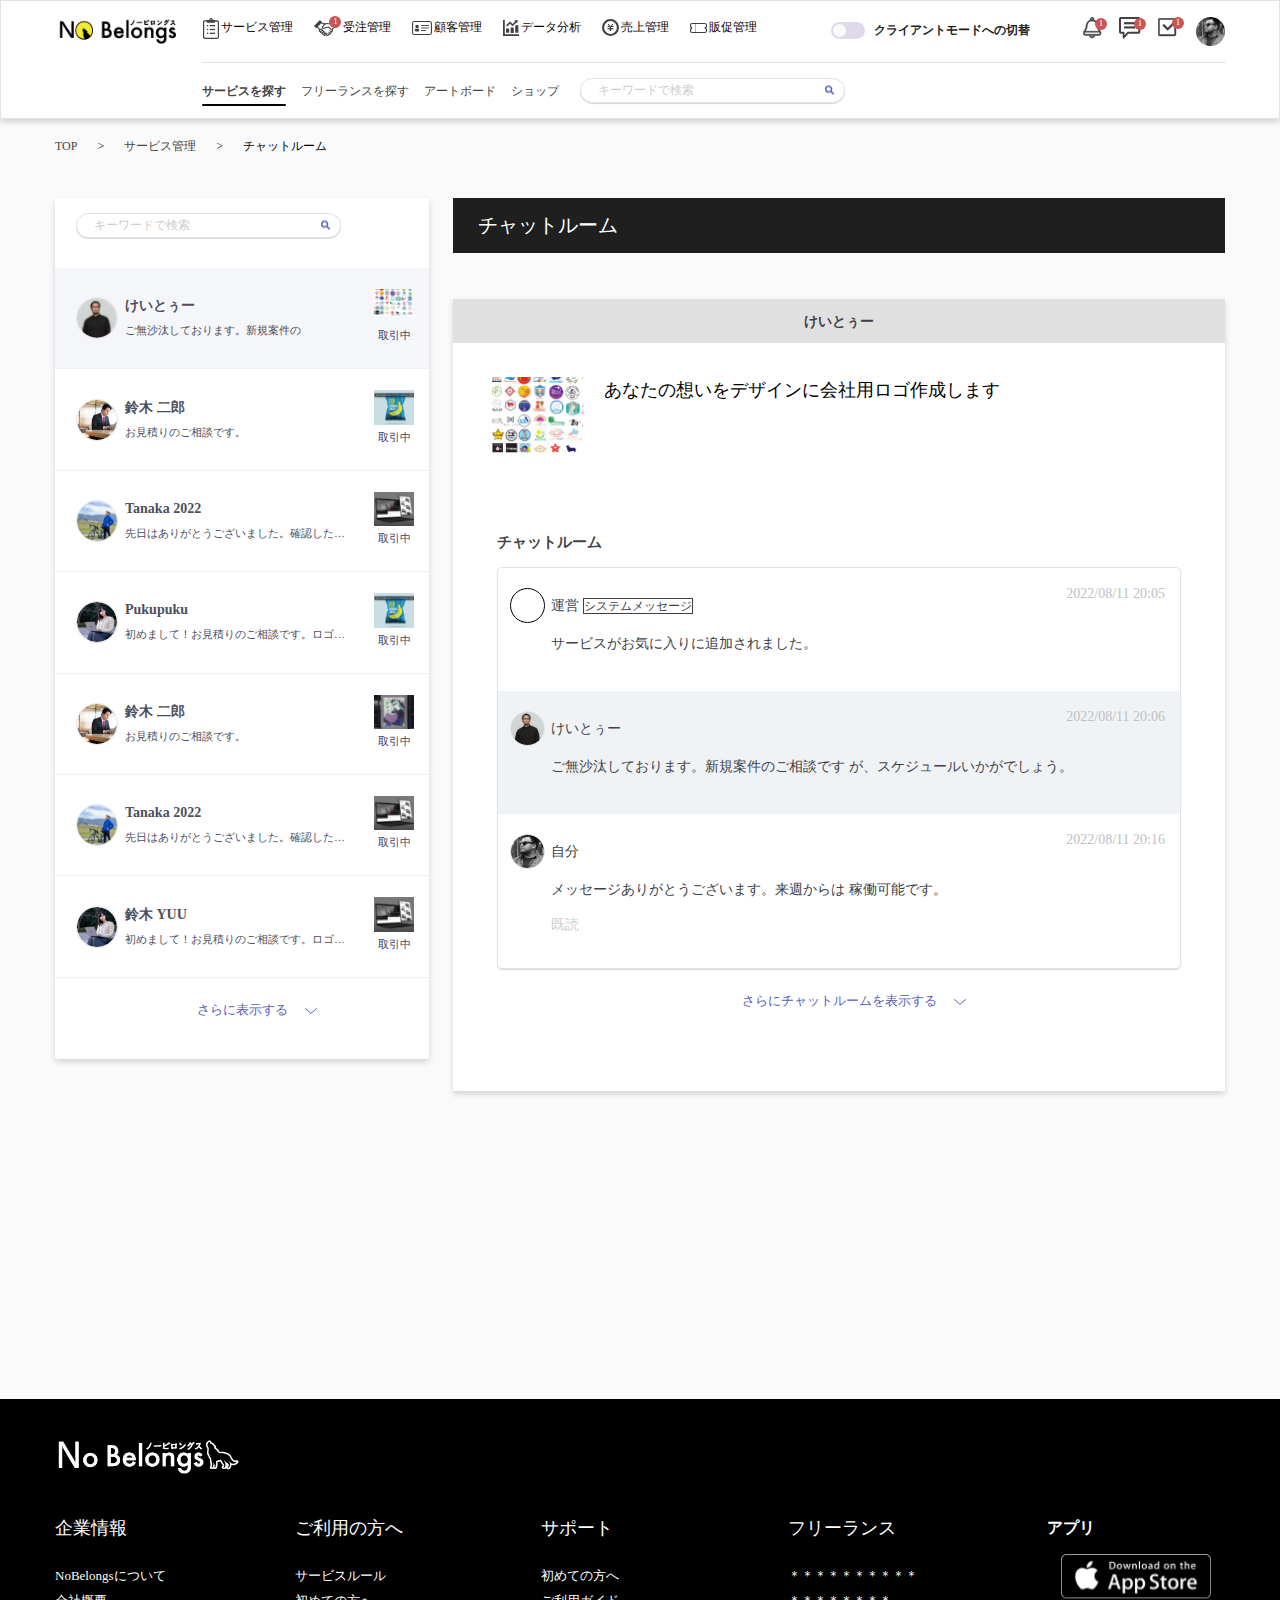
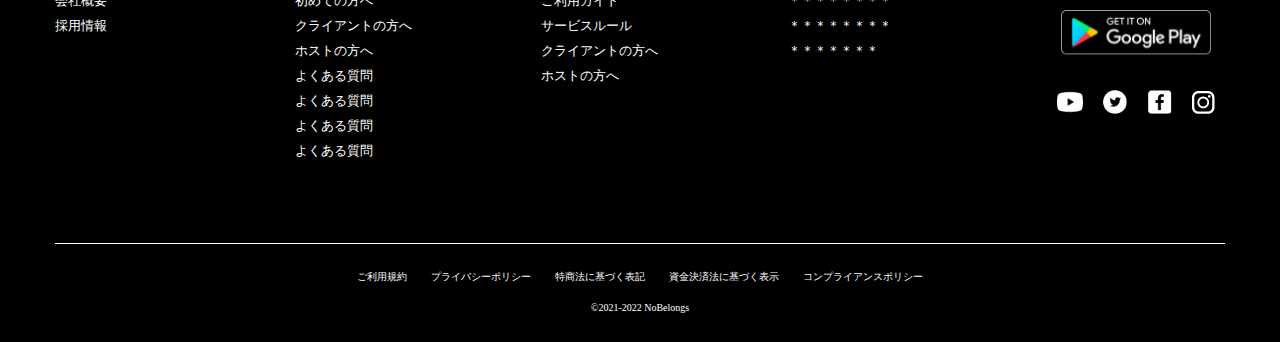
<file: chat-room.html>
<!DOCTYPE html>
<html lang="en">
   <head>
      <meta charset="utf-8">
      <meta http-equiv="X-UA-Compatible" content="IE=edge">
      <meta name="viewport" content="width=device-width, initial-scale=1.0, maximum-scale=1.0, user-scalable=0">
      <meta name="description" content="">
      <meta name="author" content="">
      <link rel="icon" href="assets/img/favicon.svg" type="image/x-icon" />
      <title>No Belongs</title>
      <link rel="stylesheet" href="https://cdnjs.cloudflare.com/ajax/libs/font-awesome/6.1.1/css/all.min.css" crossorigin="anonymous" referrerpolicy="no-referrer" />
      <link href="assets/css/slick.css" rel="stylesheet">
      <link href="assets/css/slick-theme.css" rel="stylesheet">
      <link href="assets/css/bootstrap.css" rel="stylesheet">
      <link href="assets/css/style.css" rel="stylesheet">
   </head>
   <body>
      <header>
         <div class="container">
            <div class="nav-top-wrapper">
               <div class="nav-left-wrapper d-flex">
                  <div class="btn-toggle">
                     <img src="assets/img/hamburger.png" alt="">
                  </div>
                  <div class="logo">
                     <a href="#"><img src="assets/img/logo.png" alt=""></a>
                  </div>
                  <div class="nav-item">
                     <ul>
                        <li><a href="#"><img src="assets/img/manu-icon/menu-icon1.svg" alt="">サービス管理</a></li>
                        <li><a href="#"><img src="assets/img/manu-icon/menu-icon2.svg" alt=""><span class="notification-sms">1</span> 受注管理</a></li>
                        <li><a href="#"><img src="assets/img/manu-icon/menu-icon3.svg" alt="">顧客管理</a></li>
                        <li><a href="#"><img src="assets/img/manu-icon/menu-icon4.svg" alt="">データ分析</a></li>
                        <li><a href="#"><img src="assets/img/manu-icon/menu-icon5.svg" alt="">売上管理</a></li>
                        <li><a href="#"><img src="assets/img/manu-icon/menu-icon6.svg" alt="">販促管理</a></li>
                     </ul>
                  </div>
               </div>
               <div class="nav-right">
                  <div class="nav-right-switch">
                     <input type="checkbox" hidden="hidden" id="username">
                     <label class="switch" for="username"></label>
                     <a href="#">クライアントモードへの切替</a>
                  </div>
                  <div class="nav-right-socal-icon">
                     <ul class="d-flex">
                        <li><a href="#" class="search-header-top"><img src="assets/img/search.png" alt=""></a></li>
                        <li><a href="#"><img src="assets/img/nav-right-socal-icon1.png" alt=""><span class="notification-sms">1</span></a></li>
                        <li><a href="#"><img src="assets/img/nav-right-socal-icon2.png" alt=""><span class="notification-sms">1</span></a></li>
                        <li><a href="#"><img src="assets/img/nav-right-socal-icon3.png" alt=""><span class="notification-sms">1</span></a></li>
                        <li><a href="#"><img src="assets/img/nav-right-socal-admin.png" alt=""></a></li>
                     </ul>
                  </div>
               </div>
            </div>
            <div class="nav-bottom-wrapper">
               <ul>
                  <li class="active"><a href="#">サービスを探す</a></li>
                  <li><a href="#">フリーランスを探す</a></li>
                  <li><a href="#">アートボード</a></li>
                  <li><a href="#">ショップ</a></li>
               </ul>
               <div class="header-search">
                  <input type="text" placeholder="キーワードで検索">
                  <input type="submit">
               </div>
            </div>
         </div>
      </header>
      <section class="right-body-wrapper">
         <div class="container">
            <div class="row">
               <!-- menu -->
               <div class="col-md-12">
                  <div class="breadcrumbs-wrapper">
                     <ul class="d-flex">
                        <li><a href="#">TOP</a></li>
                        <li>></li>
                        <li><a href="#">サービス管理</a></li>
                        <li>></li>
                        <li>チャットルーム</li>
                     </ul>
                  </div>
               </div>
               <div class="col-lg-4">
                    <!--  -->
                    <div class="right-section-heading d-flex">
                        <h4>チャットルーム</h4>
                    </div>
                    <div class="chart-list">
                        <div class="header-search">
                            <input type="text" placeholder="キーワードで検索">
                            <input type="submit">
                         </div>
                        <!--  -->
                        <div class="chart-list-item active d-flex">
                            <div class="chart-list-img-text d-flex">
                                <div class="chart-list-img">
                                    <img src="assets/img/chart-list-user1.png" alt="">
                                </div>
                                <div class="chart-list-text">
                                    <p><span>けいとぅー</span><br>ご無沙汰しております。新規案件の</p>
                                </div>
                            </div>
                            <div class="chart-list-right">
                                <img src="assets/img/chart-list1.png" alt="">
                                <p>取引中</p>
                            </div>
                        </div>
                        <div class="chart-list-item d-flex">
                            <div class="chart-list-img-text d-flex">
                                <div class="chart-list-img">
                                    <img src="assets/img/chart-list-user2.png" alt="">
                                </div>
                                <div class="chart-list-text">
                                    <p><span>鈴木 二郎</span><br>お見積りのご相談です。</p>
                                </div>
                            </div>
                            <div class="chart-list-right">
                                <img src="assets/img/chart-list2.png" alt="">
                                <p>取引中</p>
                            </div>
                        </div>
                        <div class="chart-list-item d-flex">
                            <div class="chart-list-img-text d-flex">
                                <div class="chart-list-img">
                                    <img src="assets/img/chart-list-user3.png" alt="">
                                </div>
                                <div class="chart-list-text">
                                    <p><span>Tanaka 2022</span><br>先日はありがとうございました。確認した…</p>
                                </div>
                            </div>
                            <div class="chart-list-right">
                                <img src="assets/img/chart-list3.png" alt="">
                                <p>取引中</p>
                            </div>
                        </div>
                        <div class="chart-list-item d-flex">
                            <div class="chart-list-img-text d-flex">
                                <div class="chart-list-img">
                                    <img src="assets/img/chart-list-user4.png" alt="">
                                </div>
                                <div class="chart-list-text">
                                    <p><span>Pukupuku</span><br>初めまして！お見積りのご相談です。ロゴ…</p>
                                </div>
                            </div>
                            <div class="chart-list-right">
                                <img src="assets/img/chart-list4.png" alt="">
                                <p>取引中</p>
                            </div>
                        </div>
                        <div class="chart-list-item d-flex">
                            <div class="chart-list-img-text d-flex">
                                <div class="chart-list-img">
                                    <img src="assets/img/chart-list-user5.png" alt="">
                                </div>
                                <div class="chart-list-text">
                                    <p><span>鈴木 二郎</span><br>お見積りのご相談です。</p>
                                </div>
                            </div>
                            <div class="chart-list-right">
                                <img src="assets/img/chart-list5.png" alt="">
                                <p>取引中</p>
                            </div>
                        </div>
                        <div class="chart-list-item d-flex">
                            <div class="chart-list-img-text d-flex">
                                <div class="chart-list-img">
                                    <img src="assets/img/chart-list-user6.png" alt="">
                                </div>
                                <div class="chart-list-text">
                                    <p><span>Tanaka 2022</span><br>先日はありがとうございました。確認した…</p>
                                </div>
                            </div>
                            <div class="chart-list-right">
                                <img src="assets/img/chart-list6.png" alt="">
                                <p>取引中</p>
                            </div>
                        </div>
                        <div class="chart-list-item d-flex">
                            <div class="chart-list-img-text d-flex">
                                <div class="chart-list-img">
                                    <img src="assets/img/chart-list-user7.png" alt="">
                                </div>
                                <div class="chart-list-text">
                                    <p><span>鈴木 YUU</span><br>初めまして！お見積りのご相談です。ロゴ…</p>
                                </div>
                            </div>
                            <div class="chart-list-right">
                                <img src="assets/img/chart-list6.png" alt="">
                                <p>取引中</p>
                            </div>
                        </div>
                        <a href="javascript:void(0)" class="read-more">さらに表示する</a>
                        <!--  -->
                    </div>
                    <!--  -->
               </div>
               <!-- menu end -->
               <div class="col-lg-8">
                  <div class="right-section-heading d-flex mobile-none">
                     <h4>チャットルーム</h4>
                  </div>
                  <!--  -->
                     <div class="chart-dtl">
                        <div class="chart-dtl-header">
                              <a href="#">けいとぅー</a>
                        </div> 
                        <div class="chart-dtl--wrapper">
                              <div class="company-logo">
                                 <div class="company-logo-img">
                                    <img src="assets/img/company-logo.png" alt="">
                                 </div>
                                 <div class="company-logo-content">
                                    <p>あなたの想いをデザインに会社用ロゴ作成します</p>
                                 </div>
                              </div>

                              <div class="chat-room-item">
                                 <p>チャットルーム</p>
                                 <div class="chat-room-wrapper">
                                    <div class="chat-room-img-text d-flex">
                                       <div class="chat-room-img img-null"></div>
                                       <div class="chat-room-content">
                                          <h4>運営 <a href="#">システムメッセージ</a></h4>
                                          <p>サービスがお気に入りに追加されました。</p>
                                          <span>2022/08/11 20:05</span>
                                       </div>
                                    </div>
                                    <div class="chat-room-img-text active d-flex">
                                       <div class="chat-room-img">
                                          <img src="assets/img/chart-list-user8.png" alt="">
                                       </div>
                                       <div class="chat-room-content">
                                          <h4>けいとぅー</h4>
                                          <p>ご無沙汰しております。新規案件のご相談です が、スケジュールいかがでしょう。</p>
                                          <span>2022/08/11 20:06</span>
                                       </div>
                                    </div>
                                    <div class="chat-room-img-text d-flex">
                                       <div class="chat-room-img">
                                          <img src="assets/img/chart-list-user9.png" alt="">
                                       </div>
                                       <div class="chat-room-content">
                                          <h4>自分</h4>
                                          <p>メッセージありがとうございます。来週からは 稼働可能です。</p>
                                          <h5>既読</h5>
                                          <span>2022/08/11 20:16</span>
                                       </div>
                                    </div>
                                    <div class="show-more">
                                    <div class="chat-room-img-text d-flex">
                                       <div class="chat-room-img">
                                          <img src="assets/img/chart-list-user9.png" alt="">
                                       </div>
                                       <div class="chat-room-content">
                                          <h4>自分</h4>
                                          <p>メッセージありがとうございます。来週からは 稼働可能です。</p>
                                          <span>2022/08/11 20:05</span>
                                       </div>
                                    </div>
                                 </div>
                                 </div>
                                 <a href="javascript:void(0)" class="read-more">さらにチャットルームを表示する</a>
                              </div>
                           </div>
                        </div>
                  <!--  -->
               </div>
            </div>
         </div>
      </section>

      <footer>
         <div class="container">
            <div class="fooetr-section">
               <div class="footer-logo">
                  <img src="assets/img/footer-logo.png" alt="">
               </div>
               <div class="fooetr-top-section">
                  <div class="main">
                     <div class="accordion">
                        <div class="accordion-item">
                           <h3 class="title">
                              <span>企業情報</span>
                              <i class="fas fa-chevron-down"></i>
                           </h3>
                           <ul class="paragraph">
                              <li><a href="#">NoBelongsについて</a></li>
                              <li><a href="#">会社概要</a></li>
                              <li><a href="#">採用情報</a></li>
                           </ul>
                        </div>
                        <div class="accordion-item">
                           <h3 class="title">
                              <span>ご利用の方へ</span>
                              <i class="fas fa-chevron-down"></i>
                           </h3>
                           <ul class="paragraph">
                              <li><a href="#">サービスルール</a></li>
                              <li><a href="#">初めての方へ</a></li>
                              <li><a href="#">クライアントの方へ</a></li>
                              <li><a href="#">ホストの方へ</a></li>
                              <li><a href="#">よくある質問</a></li>
                              <li><a href="#">よくある質問</a></li>
                              <li><a href="#">よくある質問</a></li>
                              <li><a href="#">よくある質問</a></li>
                           </ul>
                        </div>
                        <div class="accordion-item">
                           <h3 class="title">
                              <span>サポート</span>
                              <i class="fas fa-chevron-down"></i>
                           </h3>
                           <ul class="paragraph">
                              <li><a href="#">初めての方へ</a></li>
                              <li><a href="#">ご利用ガイド</a></li>
                              <li><a href="#">サービスルール</a></li>
                              <li><a href="#">クライアントの方へ</a></li>
                              <li><a href="#">ホストの方へ</a></li>
                           </ul>
                        </div>
                        <div class="accordion-item">
                           <h3 class="title">
                              <span>フリーランス</span>
                              <i class="fas fa-chevron-down"></i>
                           </h3>
                           <ul class="paragraph">
                              <li><a href="#">＊＊＊＊＊＊＊＊＊＊</a></li>
                              <li><a href="#">＊＊＊＊＊＊＊＊</a></li>
                              <li><a href="#">＊＊＊＊＊＊＊＊</a></li>
                              <li><a href="#">＊＊＊＊＊＊＊</a></li>
                           </ul>
                        </div>
                        <div class="accordion-socal-address">
                           <h3 class="title">
                              <span>アプリ</span>
                           </h3>
                           <ul class="socal-item">
                              <li><a href="#"><img src="assets/img/iphon-stor.png" alt=""></a></li>
                              <li><a href="#"><img src="assets/img/google-stor.png" alt=""></a></li>
                           </ul>
                           <ul class="footer-socal-item">
                              <li><a href="#"><img src="assets/img/footer-icon1.png" alt=""></a></li>
                              <li><a href="#"><img src="assets/img/footer-icon2.png" alt=""></a></li>
                              <li><a href="#"><img src="assets/img/footer-icon3.png" alt=""></a></li>
                              <li><a href="#"><img src="assets/img/footer-icon4.png" alt=""></a></li>
                           </ul>
                        </div>
                     </div>
                  </div>
               </div>
            </div>
            <div class="coppyright-wrapper">
               <ul>
                  <li><a href="#">ご利用規約</a></li>
                  <li><a href="#">プライバシーポリシー</a></li>
                  <li><a href="#">特商法に基づく表記</a></li>
                  <li><a href="#">資金決済法に基づく表示</a></li>
                  <li><a href="#">コンプライアンスポリシー</a></li>
               </ul>
               <div class="text-center">
                  <a href="#" class="copptright-titel">©︎2021-2022 NoBelongs</a>
               </div>
            </div>
         </div>
      </footer>
      <!-- -------------------- -->
      <script src='assets/js/jquery.min.js'></script>
      <script src="assets/js/slick.js"></script>
      <script src="assets/js/bootstrap.js"></script>
      <script src="assets/js/custom.js"></script>

      <script>
      

      </script>
   </body>
</html>
</file>
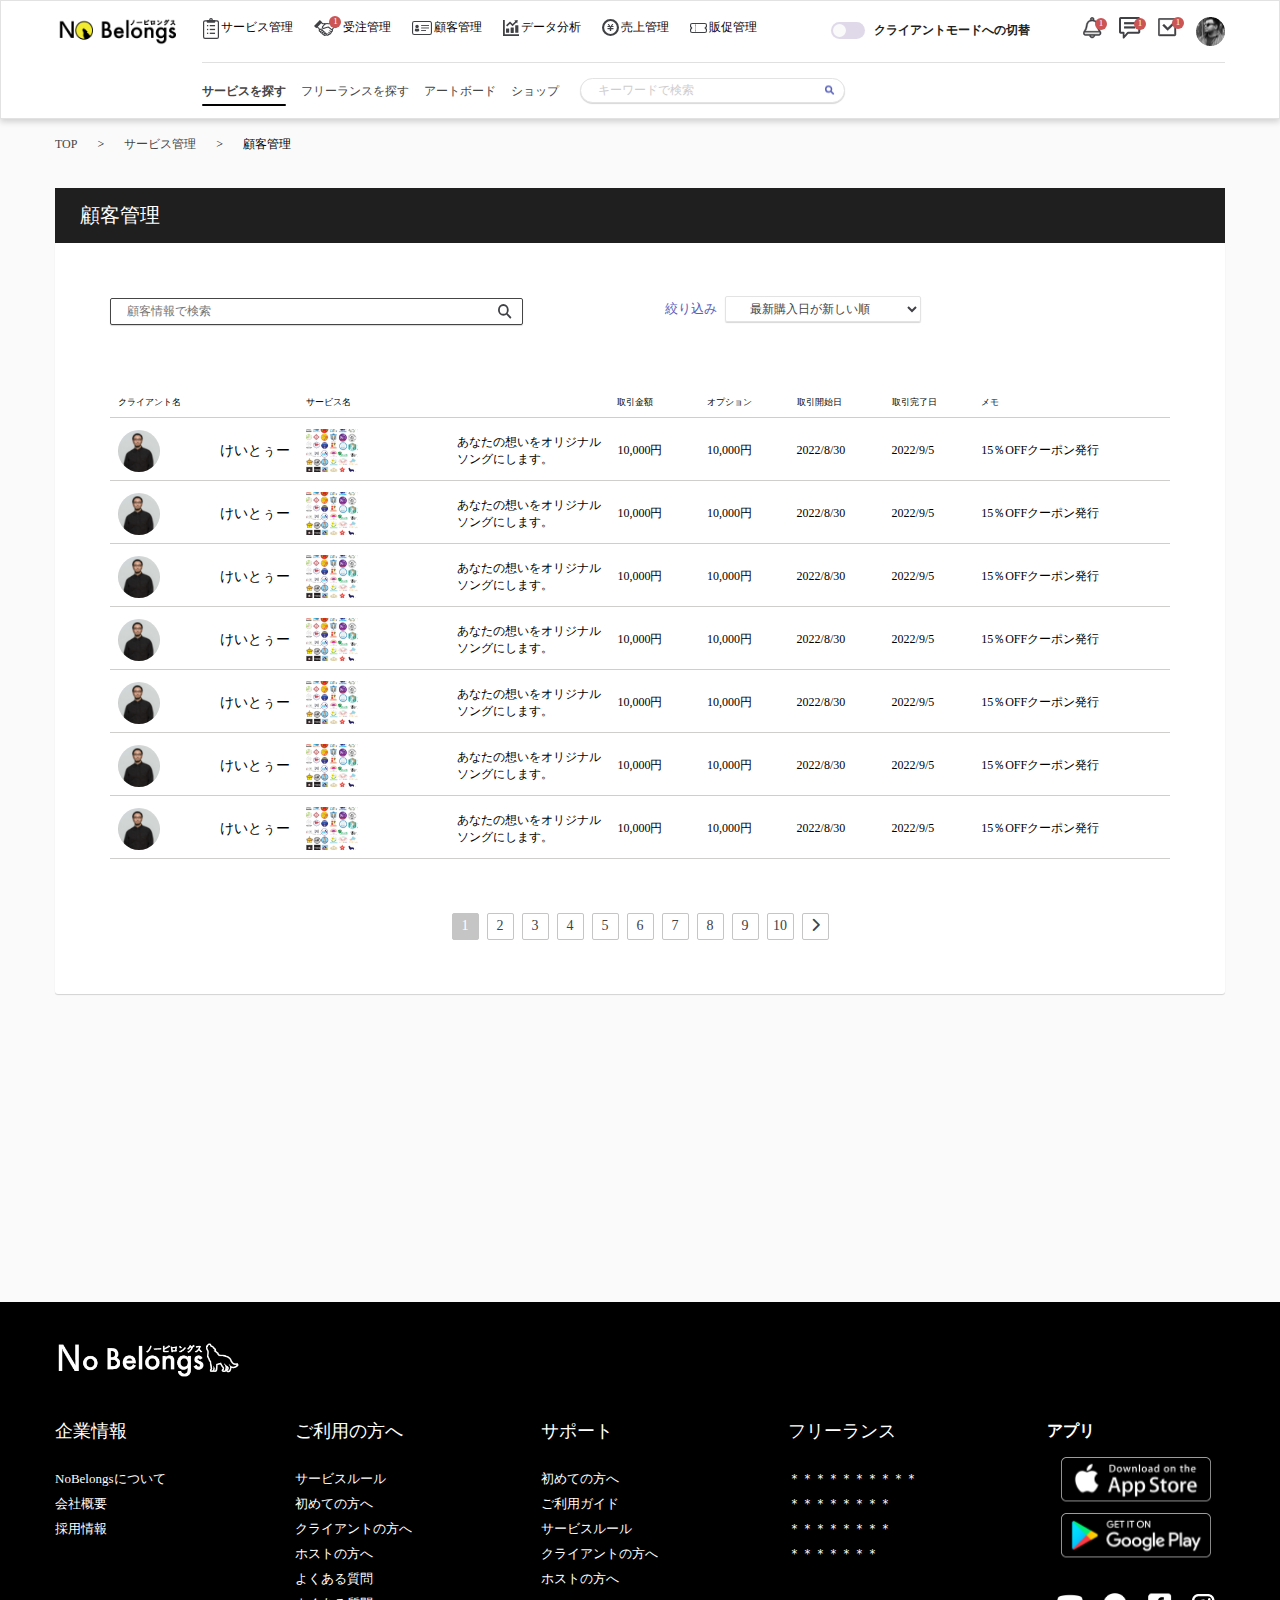
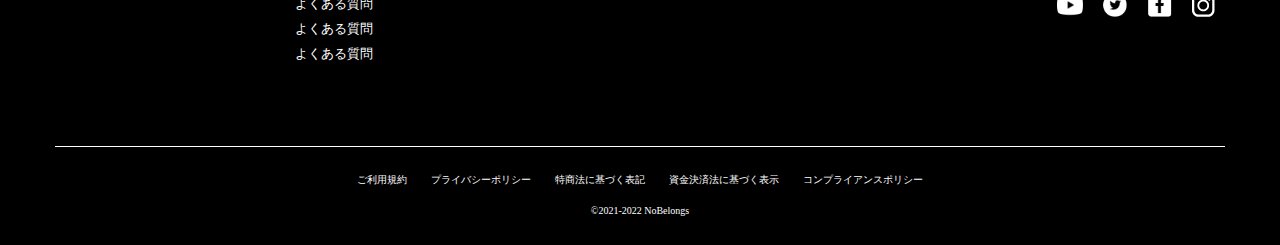
<file: customer-management.html>
<!DOCTYPE html>
<html lang="en">
   <head>
      <meta charset="utf-8">
      <meta http-equiv="X-UA-Compatible" content="IE=edge">
      <meta name="viewport" content="width=device-width, initial-scale=1.0, maximum-scale=1.0, user-scalable=0">
      <meta name="description" content="">
      <meta name="author" content="">
      <link rel="icon" href="assets/img/favicon.svg" type="image/x-icon" />
      <title>No Belongs</title>
      <link rel="stylesheet" href="https://cdnjs.cloudflare.com/ajax/libs/font-awesome/6.1.1/css/all.min.css" crossorigin="anonymous" referrerpolicy="no-referrer" />
      <link href="assets/css/slick.css" rel="stylesheet">
      <link href="assets/css/slick-theme.css" rel="stylesheet">
      <link href="assets/css/bootstrap.css" rel="stylesheet">
      <link href="assets/css/style.css" rel="stylesheet">
   </head>
   <body>
      <header>
         <div class="container">
            <div class="nav-top-wrapper">
               <div class="nav-left-wrapper d-flex">
                  <div class="btn-toggle">
                     <img src="assets/img/hamburger.png" alt="">
                  </div>
                  <div class="logo">
                     <a href="#"><img src="assets/img/logo.png" alt=""></a>
                  </div>
                  <div class="nav-item">
                     <ul>
                        <li><a href="#"><img src="assets/img/manu-icon/menu-icon1.svg" alt="">サービス管理</a></li>
                        <li><a href="#"><img src="assets/img/manu-icon/menu-icon2.svg" alt=""><span class="notification-sms">1</span> 受注管理</a></li>
                        <li><a href="#"><img src="assets/img/manu-icon/menu-icon3.svg" alt="">顧客管理</a></li>
                        <li><a href="#"><img src="assets/img/manu-icon/menu-icon4.svg" alt="">データ分析</a></li>
                        <li><a href="#"><img src="assets/img/manu-icon/menu-icon5.svg" alt="">売上管理</a></li>
                        <li><a href="#"><img src="assets/img/manu-icon/menu-icon6.svg" alt="">販促管理</a></li>
                     </ul>
                  </div>
               </div>
               <div class="nav-right">
                  <div class="nav-right-switch">
                     <input type="checkbox" hidden="hidden" id="username">
                     <label class="switch" for="username"></label>
                     <a href="#">クライアントモードへの切替</a>
                  </div>
                  <div class="nav-right-socal-icon">
                     <ul class="d-flex">
                        <li><a href="#" class="search-header-top"><img src="assets/img/search.png" alt=""></a></li>
                        <li><a href="#"><img src="assets/img/nav-right-socal-icon1.png" alt=""><span class="notification-sms">1</span></a></li>
                        <li><a href="#"><img src="assets/img/nav-right-socal-icon2.png" alt=""><span class="notification-sms">1</span></a></li>
                        <li><a href="#"><img src="assets/img/nav-right-socal-icon3.png" alt=""><span class="notification-sms">1</span></a></li>
                        <li><a href="#"><img src="assets/img/nav-right-socal-admin.png" alt=""></a></li>
                     </ul>
                  </div>
               </div>
            </div>
            <div class="nav-bottom-wrapper">
               <ul>
                  <li class="active"><a href="#">サービスを探す</a></li>
                  <li><a href="#">フリーランスを探す</a></li>
                  <li><a href="#">アートボード</a></li>
                  <li><a href="#">ショップ</a></li>
               </ul>
               <div class="header-search">
                  <input type="text" placeholder="キーワードで検索">
                  <input type="submit">
               </div>
            </div>
         </div>
      </header>
      <section class="right-body-wrapper">
         <div class="container">
            <div class="row">
               <!-- menu -->
               <div class="col-md-12">
                  <div class="breadcrumbs-wrapper customer-management">
                     <ul class="d-flex">
                        <li><a href="#">TOP</a></li>
                        <li class="mobile-none">></li>
                        <li class="mobile-none"><a href="#">サービス管理</a></li>
                        <li>></li>
                        <li>顧客管理</li>
                     </ul>
                  </div>
               </div>
               <!-- menu end -->
               <div class="col-lg-12">
                  <!--  -->
                  <div class="customer-management-section">
                     <div class="right-section-heading m-b25 customer-management">
                        <h4>顧客管理</h4>
                     </div>
                     <div class="search-popup-wrap-mobile">
                        <ul>
                            <li><a href="#"><img src="assets/img/search-icon-blue.svg" alt=""> 顧客情報で検索</a></li>
                            <li><a href="#" class="button"><img src="assets/img/calendar-blue.svg" alt=""> 購入日</a></li>
                        </ul>
                        <div class="banner">
                            <div class="search-popup-wrap search-popup-wrap-popup">
                                <h2 class="m-b6">購入日</h2>
                                <div class="search-popup-date-wrap">
                                    <div class="search-popup-date m-b25">
                                        <div class="search-popup-date-left"><h3>開始</h3></div>
                                        <div class="search-popup-date-right">
                                            <input type="date">
                                            <img src="assets/img/calendar.svg" alt="">
                                        </div>
                                    </div>
                                    <div class="search-popup-date">
                                        <div class="search-popup-date-left"><h3>終了</h3></div>
                                        <div class="search-popup-date-right">
                                            <input type="date">
                                            <img src="assets/img/calendar.svg" alt="">
                                        </div>
                                    </div>
                                    <div class="btn-red-div">
                                        <a class="btn-red" href="#">検索する</a>
                                        <p>設定をリセットする</p>
                                   </div>
                                </div>
                              </div>
                        </div>
                      </div>
                      <div class="customer-management-box-bottom">
                        <div class="customer-management-box-bottom-wrap-on__mobile">
                           <div class="customer-management-box-bottom-item">
                              <div class="customer-management-box-bottom-item-left">
                                 <img src="assets/img/img.png" alt="">
                                 <p>けいとぅー</p>
                              </div>
                              <div class="customer-management-box-bottom-item-right">
                                 <p>購入回数：1回 キャンセル回数：0回
                                    <span>最終購入日：2022/02/22</span>
                                    メモ：初回クーポン利用
                                 </p>
                              </div>
                           </div>
                           <div class="customer-management-box-bottom-item">
                              <div class="customer-management-box-bottom-item-left">
                                 <img src="assets/img/img.png" alt="">
                                 <p>けいとぅー</p>
                              </div>
                              <div class="customer-management-box-bottom-item-right">
                                 <p>購入回数：1回 キャンセル回数：0回
                                    <span>最終購入日：2022/02/22</span>
                                    メモ：初回クーポン利用
                                 </p>
                              </div>
                           </div>
                           <div class="customer-management-box-bottom-item">
                              <div class="customer-management-box-bottom-item-left">
                                 <img src="assets/img/img.png" alt="">
                                 <p>けいとぅー</p>
                              </div>
                              <div class="customer-management-box-bottom-item-right">
                                 <p>購入回数：1回 キャンセル回数：0回
                                    <span>最終購入日：2022/02/22</span>
                                    メモ：初回クーポン利用
                                 </p>
                              </div>
                           </div>
                           <div class="customer-management-box-bottom-item">
                              <div class="customer-management-box-bottom-item-left">
                                 <img src="assets/img/img.png" alt="">
                                 <p>けいとぅー</p>
                              </div>
                              <div class="customer-management-box-bottom-item-right">
                                 <p>購入回数：1回 キャンセル回数：0回
                                    <span>最終購入日：2022/02/22</span>
                                    メモ：初回クーポン利用
                                 </p>
                              </div>
                           </div>
                           <div class="customer-management-box-bottom-item">
                              <div class="customer-management-box-bottom-item-left">
                                 <img src="assets/img/img.png" alt="">
                                 <p>けいとぅー</p>
                              </div>
                              <div class="customer-management-box-bottom-item-right">
                                 <p>購入回数：1回 キャンセル回数：0回
                                    <span>最終購入日：2022/02/22</span>
                                    メモ：初回クーポン利用
                                 </p>
                              </div>
                           </div>
                           <div class="customer-management-box-bottom-item">
                              <div class="customer-management-box-bottom-item-left">
                                 <img src="assets/img/img.png" alt="">
                                 <p>けいとぅー</p>
                              </div>
                              <div class="customer-management-box-bottom-item-right">
                                 <p>購入回数：1回 キャンセル回数：0回
                                    <span>最終購入日：2022/02/22</span>
                                    メモ：初回クーポン利用
                                 </p>
                              </div>
                           </div>
                           <a href="javascript:void(0)" class="read-more">その他のお知らせを表示する</a>
                        </div>
                        <div class="customer-management-box-bottom-wrap-on__dextop customer-management">
                           <div class="betting-management-box-top">
                              <div class="betting-management-box-top-left">
                                 <div class="betting-management-box-top-left-search customer-management">
                                    <input type="text" placeholder="顧客情報で検索">
                                    <button><img src="assets/img/search-i.svg" alt=""></button>
                                 </div>
                              </div>
                              <div class="betting-management-box-top-right select">
                                 <p>絞り込み</p>
                                 <select>
                                    <option value="最新購入日が新しい順">最新購入日が新しい順</option>
                                 </select>
                              </div>
                           </div>

                           <div class="betting-management-box-bottom-table table-responsive">
                              <table class="table">
                                 <thead>
                                    <tr>
                                       <td>クライアント名</td>
                                       <td>サービス名</td>
                                       <td>取引金額</td>
                                       <td>オプション</td>
                                       <td>取引開始日</td>
                                       <td>取引完了日</td>
                                       <td>メモ</td>
                                    </tr>
                                 </thead>
                                 <tbody>
                                    <tr>
                                       <td>
                                          <div class="flex-box">
                                             <img src="assets/img/img.png" alt="">
                                             <p>けいとぅー</p>
                                          </div>
                                       </td>
                                       <td>
                                        <div class="fle-box">
                                            <img src="assets/img/table-image.png" alt="">
                                            <div class="">あなたの想いをオリジナル<br>
                                                ソングにします。</div>
                                            </div>
                                       </td>
                                       <td>10,000円</td>
                                       <td>10,000円</td>
                                       <td>2022/8/30</td>
                                       <td>2022/9/5</td>
                                       <td>15％OFFクーポン発行</td>
                                    </tr>
                                    <tr>
                                       <td>
                                          <div class="flex-box">
                                             <img src="assets/img/img.png" alt="">
                                             <p>けいとぅー</p>
                                          </div>
                                       </td>
                                       <td>
                                        <div class="fle-box">
                                            <img src="assets/img/table-image.png" alt="">
                                            <div class="">あなたの想いをオリジナル<br>
                                                ソングにします。</div>
                                            </div>
                                       </td>
                                       <td>10,000円</td>
                                       <td>10,000円</td>
                                       <td>2022/8/30</td>
                                       <td>2022/9/5</td>
                                       <td>15％OFFクーポン発行</td>
                                    </tr>
                                    <tr>
                                       <td>
                                          <div class="flex-box">
                                             <img src="assets/img/img.png" alt="">
                                             <p>けいとぅー</p>
                                          </div>
                                       </td>
                                       <td>
                                        <div class="fle-box">
                                            <img src="assets/img/table-image.png" alt="">
                                            <div class="">あなたの想いをオリジナル<br>
                                                ソングにします。</div>
                                            </div>
                                       </td>
                                       <td>10,000円</td>
                                       <td>10,000円</td>
                                       <td>2022/8/30</td>
                                       <td>2022/9/5</td>
                                       <td>15％OFFクーポン発行</td>
                                    </tr>
                                    <tr>
                                       <td>
                                          <div class="flex-box">
                                             <img src="assets/img/img.png" alt="">
                                             <p>けいとぅー</p>
                                          </div>
                                       </td>
                                       <td>
                                        <div class="fle-box">
                                            <img src="assets/img/table-image.png" alt="">
                                            <div class="">あなたの想いをオリジナル<br>
                                                ソングにします。</div>
                                            </div>
                                       </td>
                                       <td>10,000円</td>
                                       <td>10,000円</td>
                                       <td>2022/8/30</td>
                                       <td>2022/9/5</td>
                                       <td>15％OFFクーポン発行</td>
                                    </tr>
                                    <tr>
                                       <td>
                                          <div class="flex-box">
                                             <img src="assets/img/img.png" alt="">
                                             <p>けいとぅー</p>
                                          </div>
                                       </td>
                                       <td>
                                        <div class="fle-box">
                                            <img src="assets/img/table-image.png" alt="">
                                            <div class="">あなたの想いをオリジナル<br>
                                                ソングにします。</div>
                                            </div>
                                       </td>
                                       <td>10,000円</td>
                                       <td>10,000円</td>
                                       <td>2022/8/30</td>
                                       <td>2022/9/5</td>
                                       <td>15％OFFクーポン発行</td>
                                    </tr>
                                    <tr>
                                       <td>
                                          <div class="flex-box">
                                             <img src="assets/img/img.png" alt="">
                                             <p>けいとぅー</p>
                                          </div>
                                       </td>
                                       <td>
                                        <div class="fle-box">
                                            <img src="assets/img/table-image.png" alt="">
                                            <div class="">あなたの想いをオリジナル<br>
                                                ソングにします。</div>
                                            </div>
                                       </td>
                                       <td>10,000円</td>
                                       <td>10,000円</td>
                                       <td>2022/8/30</td>
                                       <td>2022/9/5</td>
                                       <td>15％OFFクーポン発行</td>
                                    </tr>
                                    <tr>
                                       <td>
                                          <div class="flex-box">
                                             <img src="assets/img/img.png" alt="">
                                             <p>けいとぅー</p>
                                          </div>
                                       </td>
                                       <td>
                                        <div class="fle-box">
                                            <img src="assets/img/table-image.png" alt="">
                                            <div class="">あなたの想いをオリジナル<br>
                                                ソングにします。</div>
                                            </div>
                                       </td>
                                       <td>10,000円</td>
                                       <td>10,000円</td>
                                       <td>2022/8/30</td>
                                       <td>2022/9/5</td>
                                       <td>15％OFFクーポン発行</td>
                                    </tr>
                                 </tbody>
                              </table>
                              

                              <div class="pagination-item pagination-management">
                                <ul>
                                   <li class="active"><a href="#">1</a></li>
                                   <li><a href="#">2</a></li>
                                   <li><a href="#">3</a></li>
                                   <li><a href="#">4</a></li>
                                   <li><a href="#">5</a></li>
                                   <li><a href="#">6</a></li>
                                   <li><a href="#">7</a></li>
                                   <li><a href="#">8</a></li>
                                   <li><a href="#">9</a></li>
                                   <li><a href="#">10</a></li>
                                   <li><a href="#"><i class="fa-solid fa-chevron-right"></i></a></li>
                                </ul>
                            </div>
                           </div>
                        </div>
                      </div>
                  </div>
                  <!--  -->
               </div>
            </div>
         </div>
      </section>
      <footer>
         <div class="container">
            <div class="fooetr-section">
               <div class="footer-logo">
                  <img src="assets/img/footer-logo.png" alt="">
               </div>
               <div class="fooetr-top-section">
                  <div class="main">
                     <div class="accordion">
                        <div class="accordion-item">
                           <h3 class="title">
                              <span>企業情報</span>
                              <i class="fas fa-chevron-down"></i>
                           </h3>
                           <ul class="paragraph">
                              <li><a href="#">NoBelongsについて</a></li>
                              <li><a href="#">会社概要</a></li>
                              <li><a href="#">採用情報</a></li>
                           </ul>
                        </div>
                        <div class="accordion-item">
                           <h3 class="title">
                              <span>ご利用の方へ</span>
                              <i class="fas fa-chevron-down"></i>
                           </h3>
                           <ul class="paragraph">
                              <li><a href="#">サービスルール</a></li>
                              <li><a href="#">初めての方へ</a></li>
                              <li><a href="#">クライアントの方へ</a></li>
                              <li><a href="#">ホストの方へ</a></li>
                              <li><a href="#">よくある質問</a></li>
                              <li><a href="#">よくある質問</a></li>
                              <li><a href="#">よくある質問</a></li>
                              <li><a href="#">よくある質問</a></li>
                           </ul>
                        </div>
                        <div class="accordion-item">
                           <h3 class="title">
                              <span>サポート</span>
                              <i class="fas fa-chevron-down"></i>
                           </h3>
                           <ul class="paragraph">
                              <li><a href="#">初めての方へ</a></li>
                              <li><a href="#">ご利用ガイド</a></li>
                              <li><a href="#">サービスルール</a></li>
                              <li><a href="#">クライアントの方へ</a></li>
                              <li><a href="#">ホストの方へ</a></li>
                           </ul>
                        </div>
                        <div class="accordion-item">
                           <h3 class="title">
                              <span>フリーランス</span>
                              <i class="fas fa-chevron-down"></i>
                           </h3>
                           <ul class="paragraph">
                              <li><a href="#">＊＊＊＊＊＊＊＊＊＊</a></li>
                              <li><a href="#">＊＊＊＊＊＊＊＊</a></li>
                              <li><a href="#">＊＊＊＊＊＊＊＊</a></li>
                              <li><a href="#">＊＊＊＊＊＊＊</a></li>
                           </ul>
                        </div>
                        <div class="accordion-socal-address">
                           <h3 class="title">
                              <span>アプリ</span>
                           </h3>
                           <ul class="socal-item">
                              <li><a href="#"><img src="assets/img/iphon-stor.png" alt=""></a></li>
                              <li><a href="#"><img src="assets/img/google-stor.png" alt=""></a></li>
                           </ul>
                           <ul class="footer-socal-item">
                              <li><a href="#"><img src="assets/img/footer-icon1.png" alt=""></a></li>
                              <li><a href="#"><img src="assets/img/footer-icon2.png" alt=""></a></li>
                              <li><a href="#"><img src="assets/img/footer-icon3.png" alt=""></a></li>
                              <li><a href="#"><img src="assets/img/footer-icon4.png" alt=""></a></li>
                           </ul>
                        </div>
                     </div>
                  </div>
               </div>
            </div>
            <div class="coppyright-wrapper">
               <ul>
                  <li><a href="#">ご利用規約</a></li>
                  <li><a href="#">プライバシーポリシー</a></li>
                  <li><a href="#">特商法に基づく表記</a></li>
                  <li><a href="#">資金決済法に基づく表示</a></li>
                  <li><a href="#">コンプライアンスポリシー</a></li>
               </ul>
               <div class="text-center">
                  <a href="#" class="copptright-titel">©︎2021-2022 NoBelongs</a>
               </div>
            </div>
         </div>
      </footer>
      <!-- -------------------- -->
      <script src='assets/js/jquery.min.js'></script>
      <script src="assets/js/slick.js"></script>
      <script src="assets/js/bootstrap.js"></script>
      <script src="assets/js/custom.js"></script>
   </body>
</html>
</file>
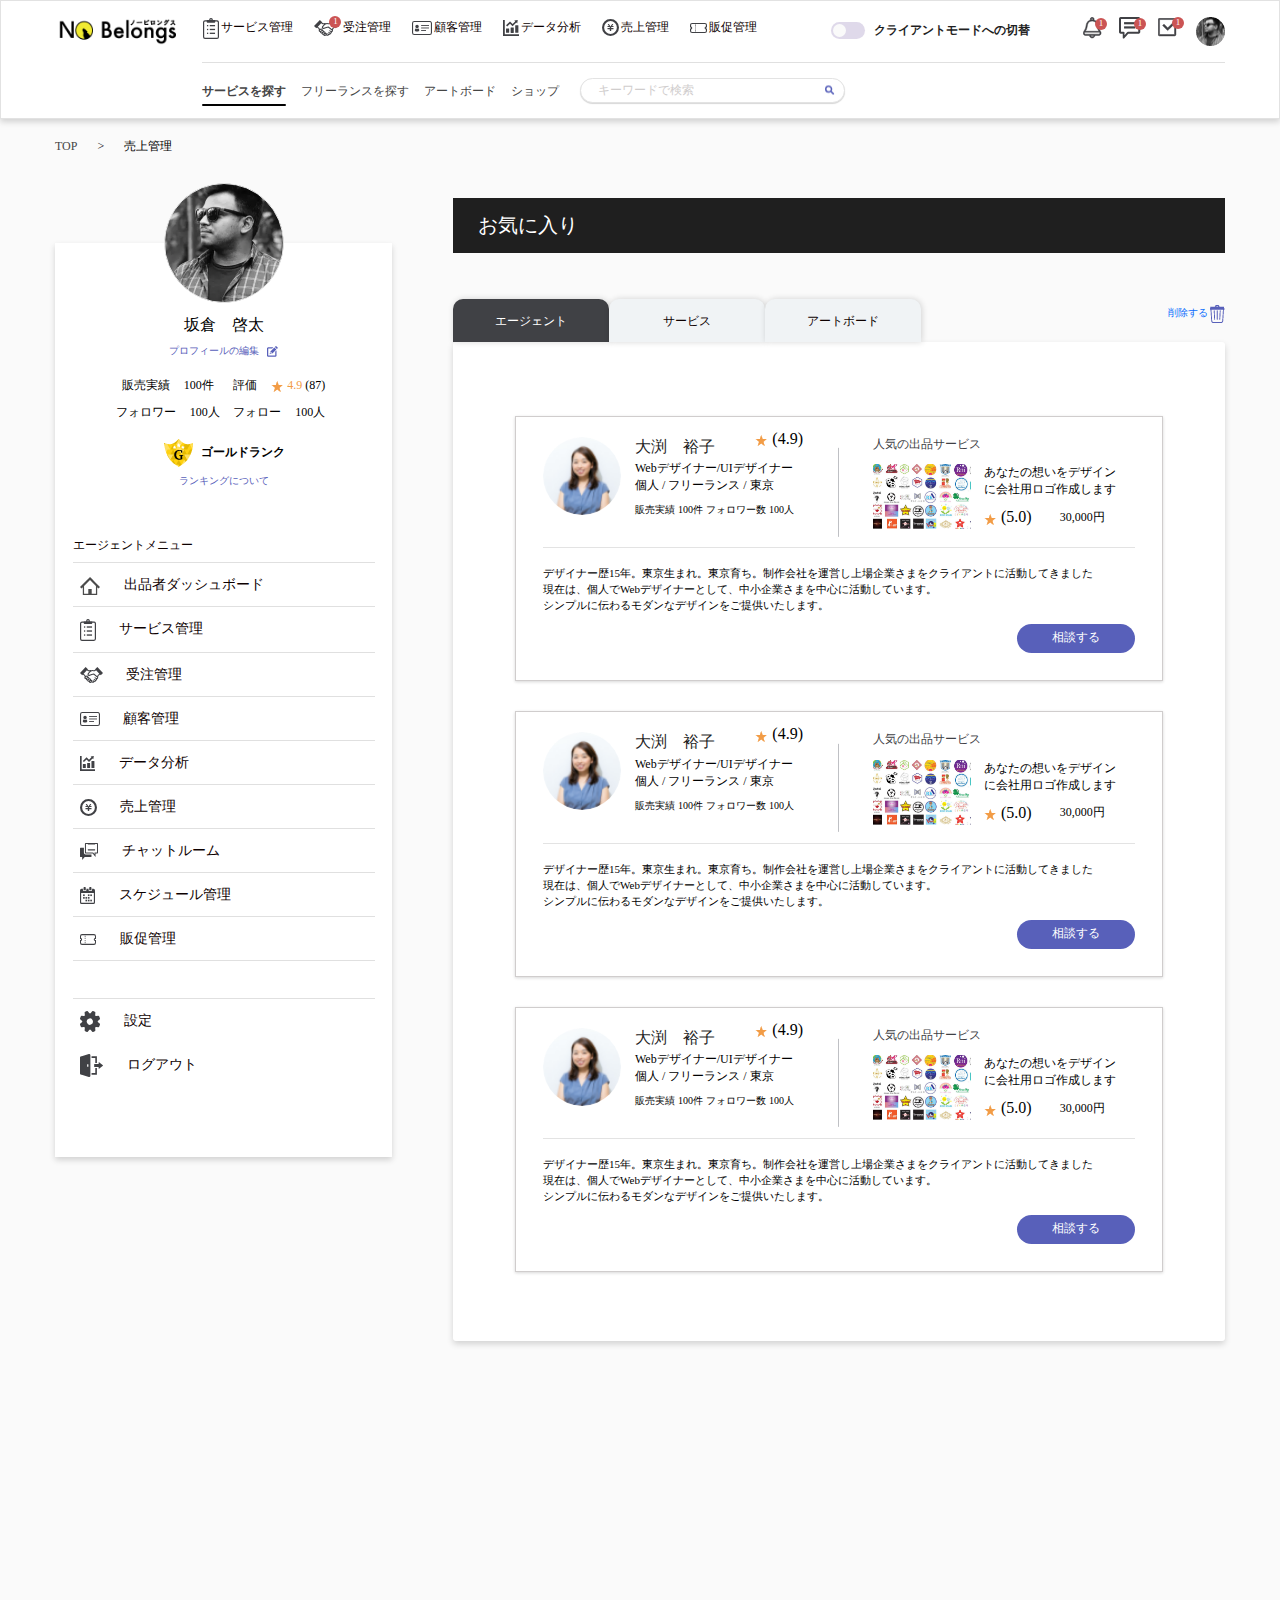
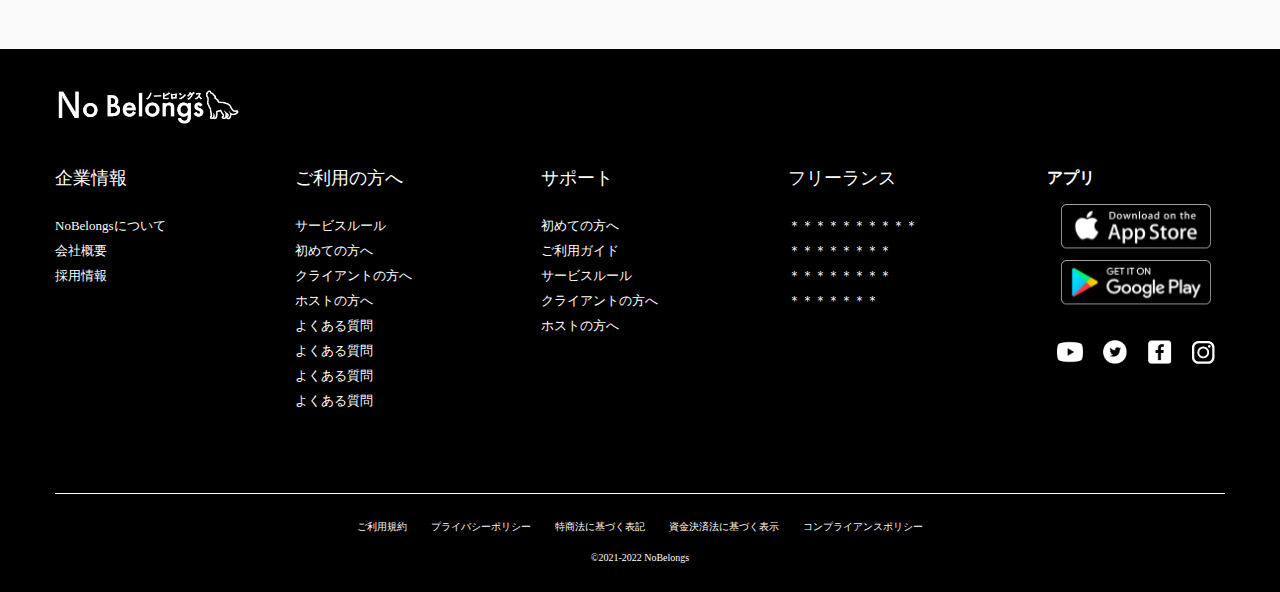
<file: favorites-alternate-patterns.html>
<!DOCTYPE html>
<html lang="en">
   <head>
      <meta charset="utf-8">
      <meta http-equiv="X-UA-Compatible" content="IE=edge">
      <meta name="viewport" content="width=device-width, initial-scale=1.0, maximum-scale=1.0, user-scalable=0">
      <meta name="description" content="">
      <meta name="author" content="">
      <link rel="icon" href="assets/img/favicon.svg" type="image/x-icon" />
      <title>No Belongs</title>
      <link rel="stylesheet" href="https://cdnjs.cloudflare.com/ajax/libs/font-awesome/6.1.1/css/all.min.css" crossorigin="anonymous" referrerpolicy="no-referrer" />
      <link href="assets/css/slick.css" rel="stylesheet">
      <link href="assets/css/slick-theme.css" rel="stylesheet">
      <link href="assets/css/bootstrap.css" rel="stylesheet">
      <link href="assets/css/style.css" rel="stylesheet">
   </head>
   <body>
      <header>
         <div class="container">
            <div class="nav-top-wrapper">
               <div class="nav-left-wrapper d-flex">
                  <div class="btn-toggle">
                     <img src="assets/img/hamburger.png" alt="">
                  </div>
                  <div class="logo">
                     <a href="#"><img src="assets/img/logo.png" alt=""></a>
                  </div>
                  <div class="nav-item">
                     <ul>
                        <li><a href="#"><img src="assets/img/manu-icon/menu-icon1.svg" alt="">サービス管理</a></li>
                        <li><a href="#"><img src="assets/img/manu-icon/menu-icon2.svg" alt=""><span class="notification-sms">1</span> 受注管理</a></li>
                        <li><a href="#"><img src="assets/img/manu-icon/menu-icon3.svg" alt="">顧客管理</a></li>
                        <li><a href="#"><img src="assets/img/manu-icon/menu-icon4.svg" alt="">データ分析</a></li>
                        <li><a href="#"><img src="assets/img/manu-icon/menu-icon5.svg" alt="">売上管理</a></li>
                        <li><a href="#"><img src="assets/img/manu-icon/menu-icon6.svg" alt="">販促管理</a></li>
                     </ul>
                  </div>
               </div>
               <div class="nav-right">
                  <div class="nav-right-switch">
                     <input type="checkbox" hidden="hidden" id="username">
                     <label class="switch" for="username"></label>
                     <a href="#">クライアントモードへの切替</a>
                  </div>
                  <div class="nav-right-socal-icon">
                     <ul class="d-flex">
                        <li><a href="#" class="search-header-top"><img src="assets/img/search.png" alt=""></a></li>
                        <li><a href="#"><img src="assets/img/nav-right-socal-icon1.png" alt=""><span class="notification-sms">1</span></a></li>
                        <li><a href="#"><img src="assets/img/nav-right-socal-icon2.png" alt=""><span class="notification-sms">1</span></a></li>
                        <li><a href="#"><img src="assets/img/nav-right-socal-icon3.png" alt=""><span class="notification-sms">1</span></a></li>
                        <li><a href="#"><img src="assets/img/nav-right-socal-admin.png" alt=""></a></li>
                     </ul>
                  </div>
               </div>
            </div>
            <div class="nav-bottom-wrapper">
               <ul>
                  <li class="active"><a href="#">サービスを探す</a></li>
                  <li><a href="#">フリーランスを探す</a></li>
                  <li><a href="#">アートボード</a></li>
                  <li><a href="#">ショップ</a></li>
               </ul>
               <div class="header-search">
                  <input type="text" placeholder="キーワードで検索">
                  <input type="submit">
               </div>
            </div>
         </div>
      </header>
      <section class="right-body-wrapper">
         <div class="container">
            <div class="row">
               <!-- menu -->
               <div class="col-md-12">
                  <div class="breadcrumbs-wrapper">
                     <ul class="d-flex">
                        <li><a href="#">TOP</a></li>
                        <li>></li>
                        <li>売上管理</li>
                     </ul>
                  </div>
               </div>
               <div class="col-lg-4 side-ber">
                  <div class="toggle-backgroung">
                     <div class="image-close">
                        <img src="assets/img/close-btn.png" alt="">
                     </div>
                  </div>
                  <div class="silde-bar-menu--wrapper">
                     <div class="silde-bar-menu--info text-center">
                        <div class="user-address">
                           <div class="avatar-upload">
                              <div class="avatar-edit">
                                 <input type='file' id="imageUpload" accept=".png, .jpg, .jpeg" />
                              </div>
                              <div class="avatar-preview">
                                 <div id="imagePreview" style="background-image: url(assets/img/user-image.png);">
                                 </div>
                              </div>
                           </div>
                           <div class="text-left-item">
                              <p>坂倉　啓太</p>
                              <label for="imageUpload">プロフィールの編集 <img src="assets/img/edit-blue.png" alt=""></label>
                           </div>
                        </div>
                        <ul class="d-flex admin-item">
                           <li>販売実績 <span>100件</span></li>
                           <li>評価 <span class="color-yell"><img src="assets/img/yellow-star.png" alt=""> 4.9 </span>(87)</li>
                           <li>フォロワー <span>100人</span></li>
                           <li>フォロー <span>100人</span></li>
                        </ul>
                        <div class="ranking-about">
                           <div class="d-flex">
                              <img src="assets/img/gold.png" alt="">
                              <p>ゴールドランク</p>
                           </div>
                           <a href="#">ランキングについて</a>
                        </div>
                     </div>
                     <!-- menu -->
                     <div class="main-manu-sideber">
                        <p>エージェントメニュー</p>
                        <ul>
                           <li><a href="#"><span><img src="assets/img/manu-icon/menu-item1.svg" alt=""></span> 出品者ダッシュボード</a></li>
                           <li><a href="#"><span><img src="assets/img/manu-icon/menu-icon1.svg" alt=""></span> サービス管理</a></li>
                           <li><a href="#"><span><img src="assets/img/manu-icon/menu-icon2.svg" alt=""></span> 受注管理</a></li>
                           <li><a href="#"><span><img src="assets/img/manu-icon/menu-icon3.svg" alt=""></span> 顧客管理</a></li>
                           <li><a href="#"><span><img src="assets/img/manu-icon/menu-icon4.svg" alt=""></span> データ分析</a></li>
                           <li><a href="#"><span><img src="assets/img/manu-icon/menu-icon5.svg" alt=""></span> 売上管理</a></li>
                           <li><a href="#"><span><img src="assets/img/manu-icon/menu-item2.svg" alt=""></span> チャットルーム</a></li>
                           <li><a href="#"><span><img src="assets/img/manu-icon/menu-item3.svg" alt=""></span> スケジュール管理</a></li>
                           <li><a href="#"><span><img src="assets/img/manu-icon/menu-icon6.svg" alt=""></span> 販促管理</a></li>
                        </ul>
                     </div>
                     <div class="nav-right-switch">
                        <input type="checkbox" hidden="hidden" id="manu">
                        <label class="switch" for="manu"></label>
                        <a href="#">クライアントモードへの切替</a>
                     </div>
                     <div class="main-manu-sideber manu-admin-section">
                        <ul>
                           <li><a href="#"><span><img src="assets/img/manu-icon/setting.svg" alt=""></span> 設定</a></li>
                           <li><a href="#"><span><img src="assets/img/manu-icon/logout.svg" alt=""></span> ログアウト</a></li>
                        </ul>
                     </div>
                     <!-- menu end -->
                  </div>
               </div>
               <!-- menu end -->
               <div class="col-lg-8">
                  <div class="right-section-heading d-flex">
                     <h4>お気に入り</h4>
                  </div>

                  <!--  -->
                  <div class="data-analysis-wrapper favorite--wrapper favorite-tab-wrapper">
                     <div class="btn-delete">
                        <a href="#">削除する <img src="assets/img/delete.png" alt=""> </a>
                     </div>
                        <ul class="tabs">
                            <li class="tab-link current" data-tab="tab-1">エージェント</li>
                            <li class="tab-link" data-tab="tab-2"> サービス</li>
                            <li class="tab-link" data-tab="tab-3"> アートボード</li>
                        </ul>
                        <div id="tab-1" class="tab-content current">
                            <!-- tab1 -->
                            <div class="favorite-item">
                                <div class="favorite-item-img-text">
                                    <div class="img-left-favorite"><img src="assets/img/favorite1.png" alt=""></div>
                                    <div class="content-right-favorite">
                                       <h5>大渕　裕子</h5>
                                       <span class="ratting-product"><img src="assets/img/yellow-star.png" alt=""> (4.9) </span>
                                       <p>Webデザイナー/UIデザイナー</p>
                                       <p>個人 / フリーランス / 東京</p>
                                       <ul class="d-flex">
                                          <li>販売実績</li>
                                          <li>100件</li>
                                          <li>フォロワー数</li>
                                          <li>100人</li>
                                       </ul>
                                    </div>
                                </div>
                                <div class="favorite-item-img-ratting">
                                 <div class="favorite-item-img-ratting-heading">
                                    <h5>人気の出品サービス</h5>
                                 </div>
                                 <div class="img-left-favorite"><img src="assets/img/favorite2.png" alt=""></div>
                                    <div class="content-right-favorite">
                                       <p>あなたの想いをデザイン</p>
                                       <p>に会社用ロゴ作成します</p>
                                       <div class="d-flex">
                                          <span class="ratting-product"><img src="assets/img/yellow-star.png" alt=""> (5.0) </span>
                                          <p>30,000円</p>
                                       </div>
                                    </div>
                                </div>
                                <div class="favorite-item-content">
                                    <p>デザイナー歴15年。東京生まれ。東京育ち。制作会社を運営し上場企業さまをクライアントに活動してきました</p>
                                    <p>現在は、個人でWebデザイナーとして、中小企業さまを中心に活動しています。</p>
                                    <p>シンプルに伝わるモダンなデザインをご提供いたします。</p>
                                </div>
                                <!--  -->
                                <div class="favorite-item-button">
                                    <a href="#" class="btn btn-primary">相談する</a>
                                </div>
                            </div>
                            <div class="favorite-item">
                              <div class="favorite-item-img-text">
                                  <div class="img-left-favorite"><img src="assets/img/favorite1.png" alt=""></div>
                                  <div class="content-right-favorite">
                                     <h5>大渕　裕子</h5>
                                     <span class="ratting-product"><img src="assets/img/yellow-star.png" alt=""> (4.9) </span>
                                     <p>Webデザイナー/UIデザイナー</p>
                                     <p>個人 / フリーランス / 東京</p>
                                     <ul class="d-flex">
                                        <li>販売実績</li>
                                        <li>100件</li>
                                        <li>フォロワー数</li>
                                        <li>100人</li>
                                     </ul>
                                  </div>
                              </div>
                              <div class="favorite-item-img-ratting">
                               <div class="favorite-item-img-ratting-heading">
                                  <h5>人気の出品サービス</h5>
                               </div>
                               <div class="img-left-favorite"><img src="assets/img/favorite2.png" alt=""></div>
                                  <div class="content-right-favorite">
                                     <p>あなたの想いをデザイン</p>
                                     <p>に会社用ロゴ作成します</p>
                                     <div class="d-flex">
                                        <span class="ratting-product"><img src="assets/img/yellow-star.png" alt=""> (5.0) </span>
                                        <p>30,000円</p>
                                     </div>
                                  </div>
                              </div>
                              <div class="favorite-item-content">
                                  <p>デザイナー歴15年。東京生まれ。東京育ち。制作会社を運営し上場企業さまをクライアントに活動してきました</p>
                                  <p>現在は、個人でWebデザイナーとして、中小企業さまを中心に活動しています。</p>
                                  <p>シンプルに伝わるモダンなデザインをご提供いたします。</p>
                              </div>
                              <!--  -->
                              <div class="favorite-item-button">
                                  <a href="#" class="btn btn-primary">相談する</a>
                              </div>
                          </div>
                          <div class="favorite-item">
                           <div class="favorite-item-img-text">
                               <div class="img-left-favorite"><img src="assets/img/favorite1.png" alt=""></div>
                               <div class="content-right-favorite">
                                  <h5>大渕　裕子</h5>
                                  <span class="ratting-product"><img src="assets/img/yellow-star.png" alt=""> (4.9) </span>
                                  <p>Webデザイナー/UIデザイナー</p>
                                  <p>個人 / フリーランス / 東京</p>
                                  <ul class="d-flex">
                                     <li>販売実績</li>
                                     <li>100件</li>
                                     <li>フォロワー数</li>
                                     <li>100人</li>
                                  </ul>
                               </div>
                           </div>
                           <div class="favorite-item-img-ratting">
                            <div class="favorite-item-img-ratting-heading">
                               <h5>人気の出品サービス</h5>
                            </div>
                            <div class="img-left-favorite"><img src="assets/img/favorite2.png" alt=""></div>
                               <div class="content-right-favorite">
                                  <p>あなたの想いをデザイン</p>
                                  <p>に会社用ロゴ作成します</p>
                                  <div class="d-flex">
                                     <span class="ratting-product"><img src="assets/img/yellow-star.png" alt=""> (5.0) </span>
                                     <p>30,000円</p>
                                  </div>
                               </div>
                           </div>
                           <div class="favorite-item-content">
                               <p>デザイナー歴15年。東京生まれ。東京育ち。制作会社を運営し上場企業さまをクライアントに活動してきました</p>
                               <p>現在は、個人でWebデザイナーとして、中小企業さまを中心に活動しています。</p>
                               <p>シンプルに伝わるモダンなデザインをご提供いたします。</p>
                           </div>
                           <!--  -->
                           <div class="favorite-item-button">
                               <a href="#" class="btn btn-primary">相談する</a>
                           </div>
                       </div>
                            <!-- tab end1 -->
                        </div>
                        <div id="tab-2" class="tab-content">近日公開</div>
                        <div id="tab-3" class="tab-content">近日公開</div>
                    </div>
                  <!--  -->
               </div>
            </div>
         </div>
      </section>

      <footer>
         <div class="container">
            <div class="fooetr-section">
               <div class="footer-logo">
                  <img src="assets/img/footer-logo.png" alt="">
               </div>
               <div class="fooetr-top-section">
                  <div class="main">
                     <div class="accordion">
                        <div class="accordion-item">
                           <h3 class="title">
                              <span>企業情報</span>
                              <i class="fas fa-chevron-down"></i>
                           </h3>
                           <ul class="paragraph">
                              <li><a href="#">NoBelongsについて</a></li>
                              <li><a href="#">会社概要</a></li>
                              <li><a href="#">採用情報</a></li>
                           </ul>
                        </div>
                        <div class="accordion-item">
                           <h3 class="title">
                              <span>ご利用の方へ</span>
                              <i class="fas fa-chevron-down"></i>
                           </h3>
                           <ul class="paragraph">
                              <li><a href="#">サービスルール</a></li>
                              <li><a href="#">初めての方へ</a></li>
                              <li><a href="#">クライアントの方へ</a></li>
                              <li><a href="#">ホストの方へ</a></li>
                              <li><a href="#">よくある質問</a></li>
                              <li><a href="#">よくある質問</a></li>
                              <li><a href="#">よくある質問</a></li>
                              <li><a href="#">よくある質問</a></li>
                           </ul>
                        </div>
                        <div class="accordion-item">
                           <h3 class="title">
                              <span>サポート</span>
                              <i class="fas fa-chevron-down"></i>
                           </h3>
                           <ul class="paragraph">
                              <li><a href="#">初めての方へ</a></li>
                              <li><a href="#">ご利用ガイド</a></li>
                              <li><a href="#">サービスルール</a></li>
                              <li><a href="#">クライアントの方へ</a></li>
                              <li><a href="#">ホストの方へ</a></li>
                           </ul>
                        </div>
                        <div class="accordion-item">
                           <h3 class="title">
                              <span>フリーランス</span>
                              <i class="fas fa-chevron-down"></i>
                           </h3>
                           <ul class="paragraph">
                              <li><a href="#">＊＊＊＊＊＊＊＊＊＊</a></li>
                              <li><a href="#">＊＊＊＊＊＊＊＊</a></li>
                              <li><a href="#">＊＊＊＊＊＊＊＊</a></li>
                              <li><a href="#">＊＊＊＊＊＊＊</a></li>
                           </ul>
                        </div>
                        <div class="accordion-socal-address">
                           <h3 class="title">
                              <span>アプリ</span>
                           </h3>
                           <ul class="socal-item">
                              <li><a href="#"><img src="assets/img/iphon-stor.png" alt=""></a></li>
                              <li><a href="#"><img src="assets/img/google-stor.png" alt=""></a></li>
                           </ul>
                           <ul class="footer-socal-item">
                              <li><a href="#"><img src="assets/img/footer-icon1.png" alt=""></a></li>
                              <li><a href="#"><img src="assets/img/footer-icon2.png" alt=""></a></li>
                              <li><a href="#"><img src="assets/img/footer-icon3.png" alt=""></a></li>
                              <li><a href="#"><img src="assets/img/footer-icon4.png" alt=""></a></li>
                           </ul>
                        </div>
                     </div>
                  </div>
               </div>
            </div>
            <div class="coppyright-wrapper">
               <ul>
                  <li><a href="#">ご利用規約</a></li>
                  <li><a href="#">プライバシーポリシー</a></li>
                  <li><a href="#">特商法に基づく表記</a></li>
                  <li><a href="#">資金決済法に基づく表示</a></li>
                  <li><a href="#">コンプライアンスポリシー</a></li>
               </ul>
               <div class="text-center">
                  <a href="#" class="copptright-titel">©︎2021-2022 NoBelongs</a>
               </div>
            </div>
         </div>
      </footer>
      <!-- -------------------- -->
      <script src='assets/js/jquery.min.js'></script>
      <script src="assets/js/slick.js"></script>
      <script src="assets/js/bootstrap.js"></script>
      <script src="assets/js/custom.js"></script>

   </body>
</html>
</file>
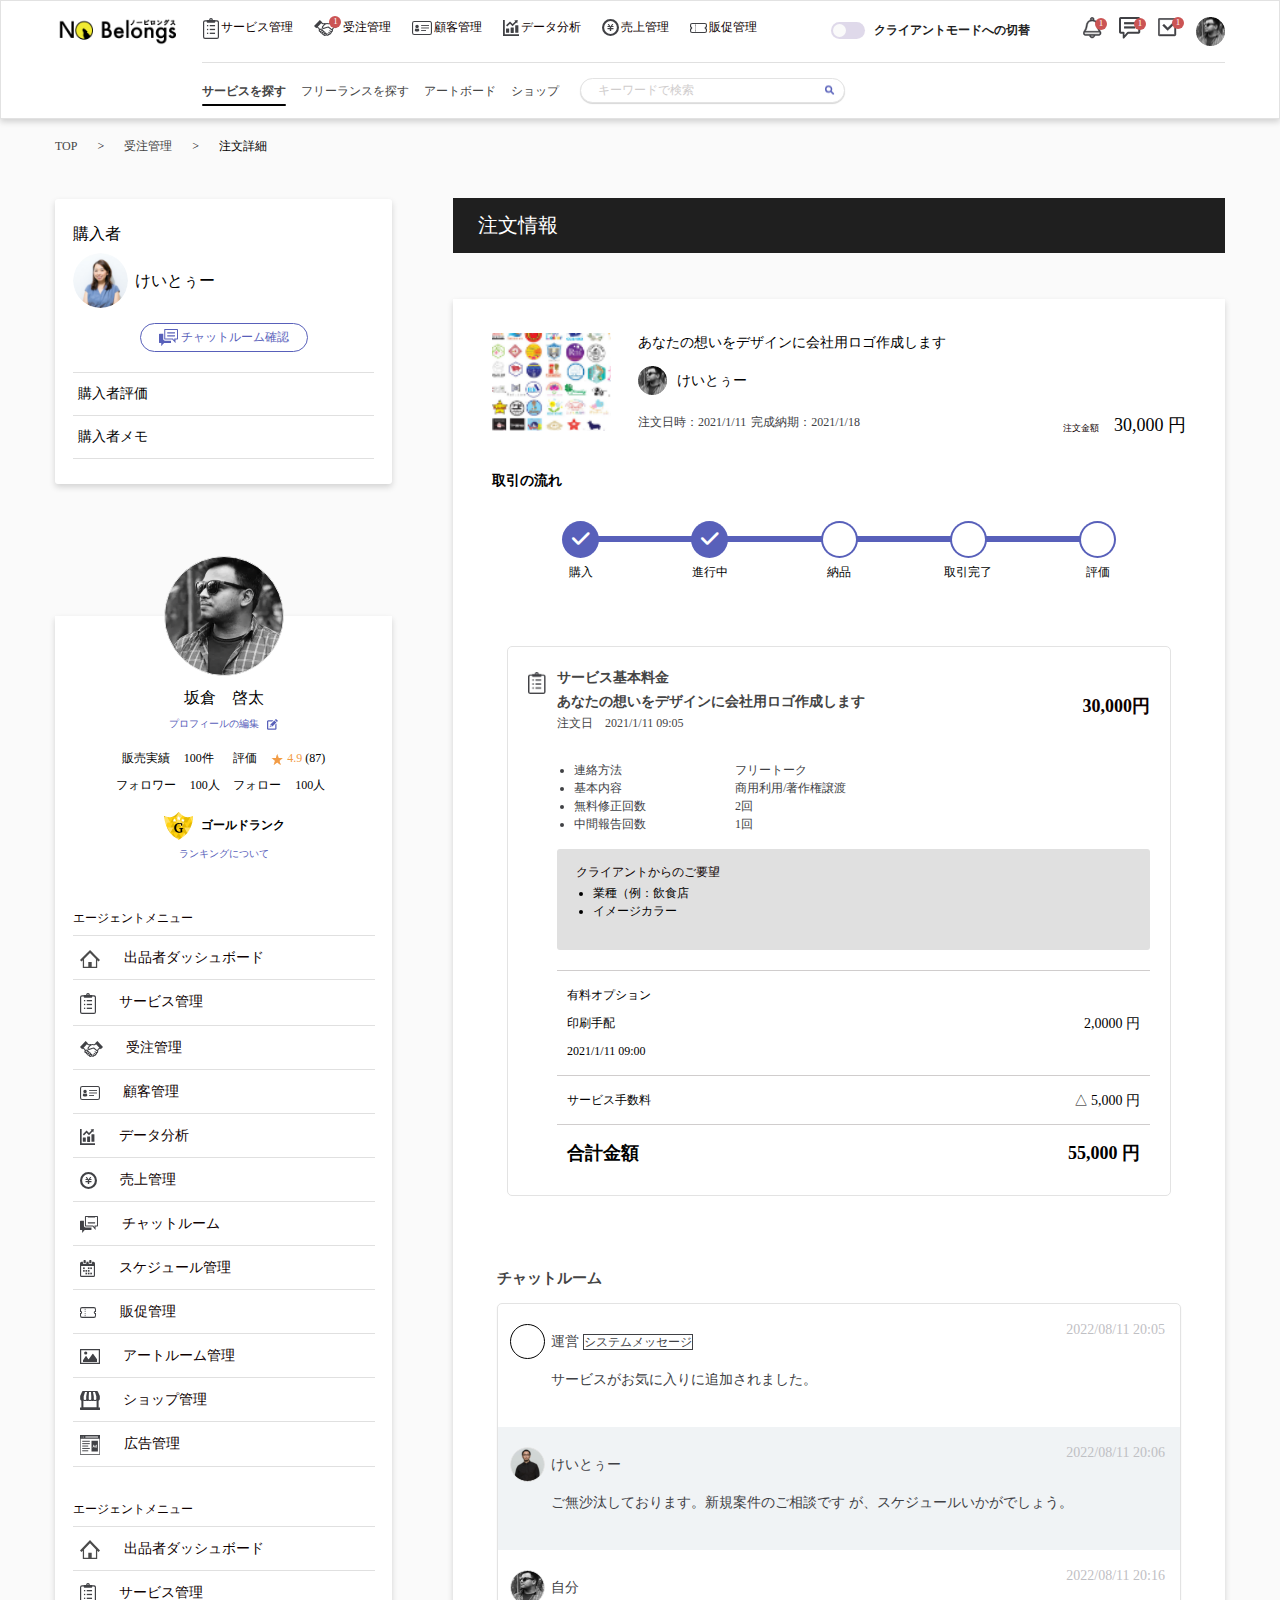
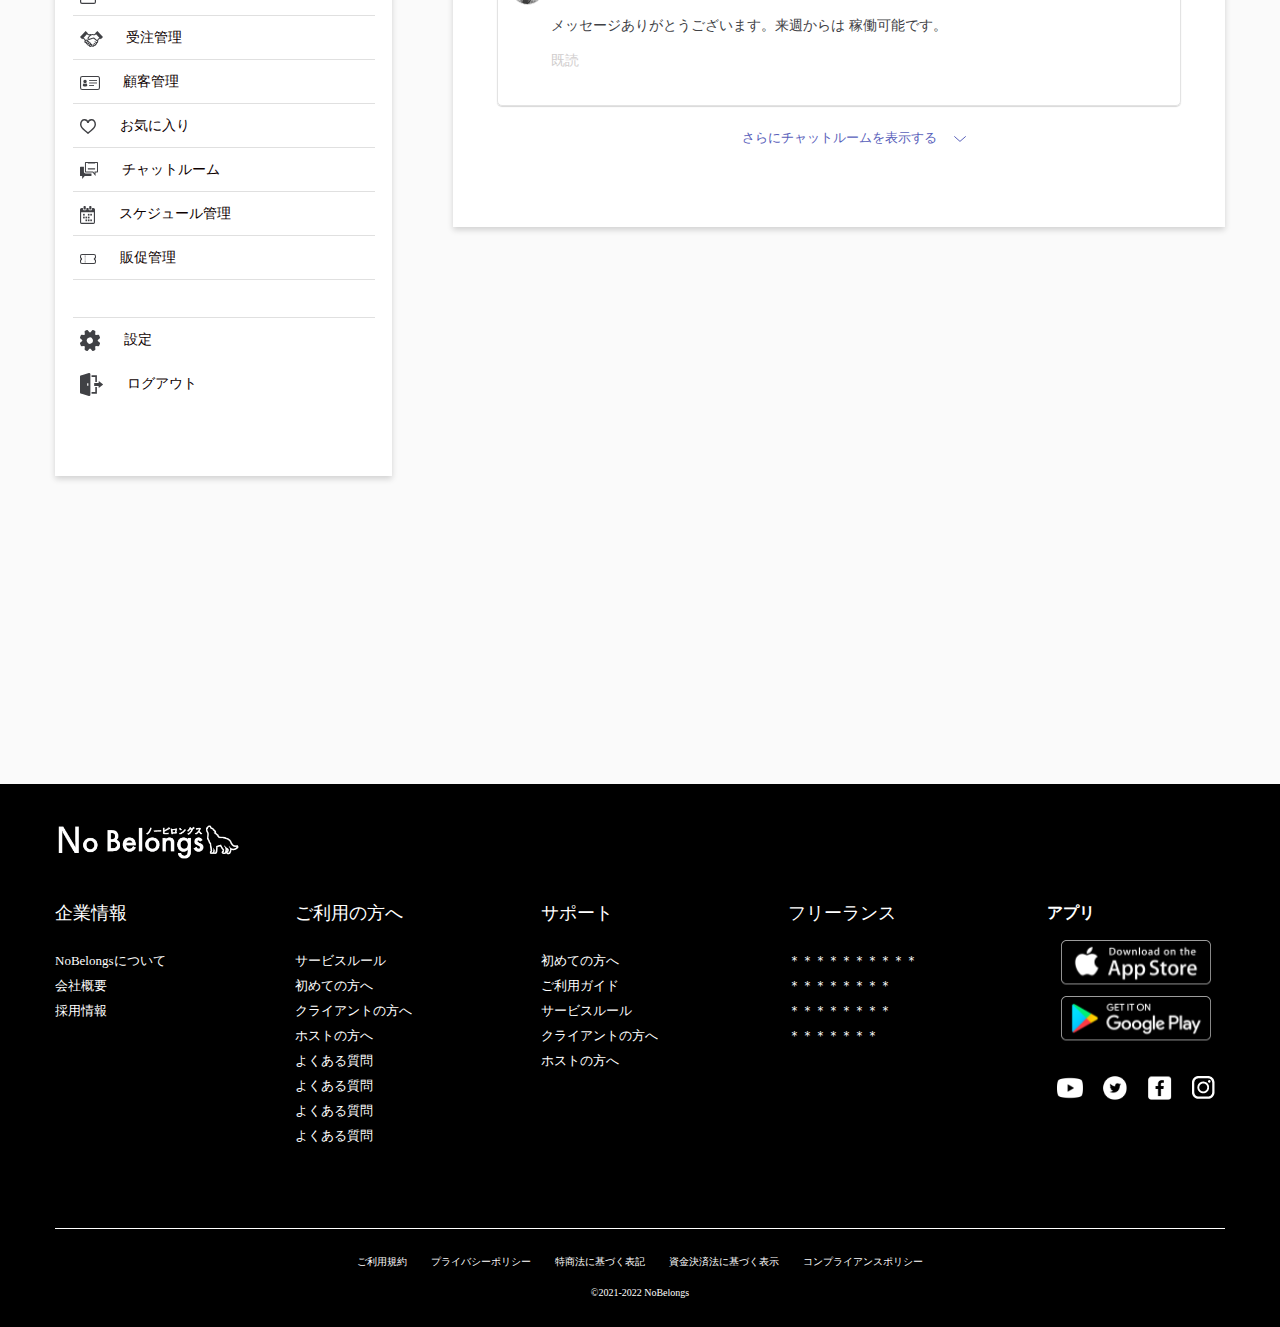
<file: order-details.html>
<!DOCTYPE html>
<html lang="en">
   <head>
      <meta charset="utf-8">
      <meta http-equiv="X-UA-Compatible" content="IE=edge">
      <meta name="viewport" content="width=device-width, initial-scale=1.0, maximum-scale=1.0, user-scalable=0">
      <meta name="description" content="">
      <meta name="author" content="">
      <link rel="icon" href="assets/img/favicon.svg" type="image/x-icon" />
      <title>No Belongs</title>
      <link rel="stylesheet" href="https://cdnjs.cloudflare.com/ajax/libs/font-awesome/6.1.1/css/all.min.css" crossorigin="anonymous" referrerpolicy="no-referrer" />
      <link href="assets/css/slick.css" rel="stylesheet">
      <link href="assets/css/slick-theme.css" rel="stylesheet">
      <link href="assets/css/bootstrap.css" rel="stylesheet">
      <link href="assets/css/style.css" rel="stylesheet">
   </head>
   <body>
      <header>
         <div class="container">
            <div class="nav-top-wrapper">
               <div class="nav-left-wrapper d-flex">
                  <div class="btn-toggle">
                     <img src="assets/img/hamburger.png" alt="">
                  </div>
                  <div class="logo">
                     <a href="#"><img src="assets/img/logo.png" alt=""></a>
                  </div>
                  <div class="nav-item">
                     <ul>
                        <li><a href="#"><img src="assets/img/manu-icon/menu-icon1.svg" alt="">サービス管理</a></li>
                        <li><a href="#"><img src="assets/img/manu-icon/menu-icon2.svg" alt=""><span class="notification-sms">1</span> 受注管理</a></li>
                        <li><a href="#"><img src="assets/img/manu-icon/menu-icon3.svg" alt="">顧客管理</a></li>
                        <li><a href="#"><img src="assets/img/manu-icon/menu-icon4.svg" alt="">データ分析</a></li>
                        <li><a href="#"><img src="assets/img/manu-icon/menu-icon5.svg" alt="">売上管理</a></li>
                        <li><a href="#"><img src="assets/img/manu-icon/menu-icon6.svg" alt="">販促管理</a></li>
                     </ul>
                  </div>
               </div>
               <div class="nav-right">
                  <div class="nav-right-switch">
                     <input type="checkbox" hidden="hidden" id="username">
                     <label class="switch" for="username"></label>
                     <a href="#">クライアントモードへの切替</a>
                  </div>
                  <div class="nav-right-socal-icon">
                     <ul class="d-flex">
                        <li><a href="#" class="search-header-top"><img src="assets/img/search.png" alt=""></a></li>
                        <li><a href="#"><img src="assets/img/nav-right-socal-icon1.png" alt=""><span class="notification-sms">1</span></a></li>
                        <li><a href="#"><img src="assets/img/nav-right-socal-icon2.png" alt=""><span class="notification-sms">1</span></a></li>
                        <li><a href="#"><img src="assets/img/nav-right-socal-icon3.png" alt=""><span class="notification-sms">1</span></a></li>
                        <li><a href="#"><img src="assets/img/nav-right-socal-admin.png" alt=""></a></li>
                     </ul>
                  </div>
               </div>
            </div>
            <div class="nav-bottom-wrapper">
               <ul>
                  <li class="active"><a href="#">サービスを探す</a></li>
                  <li><a href="#">フリーランスを探す</a></li>
                  <li><a href="#">アートボード</a></li>
                  <li><a href="#">ショップ</a></li>
               </ul>
               <div class="header-search">
                  <input type="text" placeholder="キーワードで検索">
                  <input type="submit">
               </div>
            </div>
         </div>
      </header>
      <section class="right-body-wrapper">
         <div class="container">
            <div class="row">
               <!-- menu -->
               <div class="col-md-12">
                  <div class="breadcrumbs-wrapper">
                     <ul class="d-flex">
                        <li><a href="#">TOP</a></li>
                        <li>></li>
                        <li><a href="#">受注管理</a></li>
                        <li>></li>
                        <li>注文詳細</li>
                     </ul>
                  </div>
               </div>
               <div class="col-lg-4">
                  <div class="right-section-heading d-flex">
                     <h4>注文情報</h4>
                 </div>
                  <div class="buyer-wrapper">
                     <h5>購入者</h5>
                     <div class="buyer-item-flex">
                        <div class="buyer-item-img">
                           <img src="assets/img/favorite1.png" alt="">
                        </div>
                        <div class="buyer-item-content">
                           <p>けいとぅー</p>
                        </div>
                     </div>
                     <div class="buyer-item-btn">
                        <a href="#" class=""><img src="assets/img/table-mesage2.png" alt=""> チャットルーム確認</a>
                     </div>
                     <div class="buyer-item-btn-content">
                        <p>購入者評価</p>
                        <p>購入者メモ</p>
                     </div>
                  </div>

                  <div class="toggle-backgroung">
                     <div class="image-close">
                        <img src="assets/img/close-btn.png" alt="">
                     </div>
                  </div>
                  <div class="silde-bar-menu--wrapper">
                     <div class="silde-bar-menu--info text-center">
                        <div class="user-address">
                           <div class="avatar-upload">
                              <div class="avatar-edit">
                                 <input type='file' id="imageUpload" accept=".png, .jpg, .jpeg" />
                              </div>
                              <div class="avatar-preview">
                                 <div id="imagePreview" style="background-image: url(assets/img/user-image.png);">
                                 </div>
                              </div>
                           </div>
                           <div class="text-left-item">
                              <p>坂倉　啓太</p>
                              <label for="imageUpload">プロフィールの編集 <img src="assets/img/edit-blue.png" alt=""></label>
                           </div>
                        </div>
                        <ul class="d-flex admin-item">
                           <li>販売実績 <span>100件</span></li>
                           <li>評価 <span class="color-yell"><img src="assets/img/yellow-star.png" alt=""> 4.9 </span>(87)</li>
                           <li>フォロワー <span>100人</span></li>
                           <li>フォロー <span>100人</span></li>
                        </ul>
                        <div class="ranking-about">
                           <div class="d-flex">
                              <img src="assets/img/gold.png" alt="">
                              <p>ゴールドランク</p>
                           </div>
                           <a href="#">ランキングについて</a>
                        </div>
                     </div>
                     <!-- menu -->
                     <div class="main-manu-sideber">
                        <p>エージェントメニュー</p>
                        <ul>
                           <li><a href="#"><span><img src="assets/img/manu-icon/menu-item1.svg" alt=""></span> 出品者ダッシュボード</a></li>
                           <li><a href="#"><span><img src="assets/img/manu-icon/menu-icon1.svg" alt=""></span> サービス管理</a></li>
                           <li><a href="#"><span><img src="assets/img/manu-icon/menu-icon2.svg" alt=""></span> 受注管理</a></li>
                           <li><a href="#"><span><img src="assets/img/manu-icon/menu-icon3.svg" alt=""></span> 顧客管理</a></li>
                           <li><a href="#"><span><img src="assets/img/manu-icon/menu-icon4.svg" alt=""></span> データ分析</a></li>
                           <li><a href="#"><span><img src="assets/img/manu-icon/menu-icon5.svg" alt=""></span> 売上管理</a></li>
                           <li><a href="#"><span><img src="assets/img/manu-icon/menu-item2.svg" alt=""></span> チャットルーム</a></li>
                           <li><a href="#"><span><img src="assets/img/manu-icon/menu-item3.svg" alt=""></span> スケジュール管理</a></li>
                           <li><a href="#"><span><img src="assets/img/manu-icon/menu-icon6.svg" alt=""></span> 販促管理</a></li>
                           <li><a href="#"><span><img src="assets/img/manu-icon/menu-item4.svg" alt=""></span> アートルーム管理</a></li>
                           <li><a href="#"><span><img src="assets/img/manu-icon/menu-item5.svg" alt=""></span> ショップ管理</a></li>
                           <li><a href="#"><span><img src="assets/img/manu-icon/menu-item6.svg" alt=""></span> 広告管理</a></li>
                        </ul>
                     </div>
                     <div class="main-manu-sideber m-top-25">
                        <p>エージェントメニュー</p>
                        <ul>
                           <li><a href="#"><span><img src="assets/img/manu-icon/menu-item1.svg" alt=""></span> 出品者ダッシュボード</a></li>
                           <li><a href="#"><span><img src="assets/img/manu-icon/menu-icon1.svg" alt=""></span> サービス管理</a></li>
                           <li><a href="#"><span><img src="assets/img/manu-icon/menu-icon2.svg" alt=""></span> 受注管理</a></li>
                           <li><a href="#"><span><img src="assets/img/manu-icon/menu-icon3.svg" alt=""></span> 顧客管理</a></li>
                           <li><a href="#"><span><img src="assets/img/manu-icon/manu-love.svg" alt=""></span> お気に入り</a></li>
                           <li><a href="#"><span><img src="assets/img/manu-icon/menu-item2.svg" alt=""></span> チャットルーム</a></li>
                           <li><a href="#"><span><img src="assets/img/manu-icon/menu-item3.svg" alt=""></span> スケジュール管理</a></li>
                           <li><a href="#"><span><img src="assets/img/manu-icon/menu-icon6.svg" alt=""></span> 販促管理</a></li>
                        </ul>
                     </div>
                     <div class="nav-right-switch">
                        <input type="checkbox" hidden="hidden" id="manu">
                        <label class="switch" for="manu"></label>
                        <a href="#">クライアントモードへの切替</a>
                     </div>
                     <div class="main-manu-sideber manu-admin-section">
                        <ul>
                           <li><a href="#"><span><img src="assets/img/manu-icon/setting.svg" alt=""></span> 設定</a></li>
                           <li><a href="#"><span><img src="assets/img/manu-icon/logout.svg" alt=""></span> ログアウト</a></li>
                        </ul>
                     </div>
                     <!-- menu end -->
                  </div>
               </div>
               <!-- menu end -->
               <div class="col-lg-8">
                  <div class="right-section-heading d-flex mobile-none">
                     <h4>注文情報</h4>
                  </div>
                  <div class="chart-dtl order-details-wrapper">
                     <div class="chart-dtl--wrapper">
                        <div class="order-details-item">
                          <div class="order-details-img">
                           <img src="assets/img/company-logo.png" alt="">
                          </div>
                          <div class="order-details-content">
                           <p>あなたの想いをデザインに会社用ロゴ作成します</p>
                          </div>
                          <div class="order-details-contant-footer">
                              <div class="order-details-listing-user">
                                 <ul>
                                    <li><img src="assets/img/nav-right-socal-admin.png" alt=""></li>
                                    <li>けいとぅー</li>
                                 </ul>
                              </div>
                              <div class="order-details-contant-date">
                                 <p>30,000 円</p>
                                 <ul>
                                    <li>注文日時：<span>2021/1/11</span></li>
                                    <li>完成納期：<span>2021/1/18</span></li>
                                 </ul>
                              </div>
                          </div>
                        </div>
                        <!-- step form -->
                        <div class="step-form-wrapper">
                           <div class="step-form-item">
                              <h2>取引の流れ</h2>
                              <ul>
                                 <li class="active"><span>購入</span></li>
                                 <li class="active"><span>進行中</span></li>
                                 <li><span>納品</span></li>
                                 <li><span>取引完了</span></li>
                                 <li><span>評価</span></li>
                              </ul>
                           </div>
                           <div class="basic-service-warpper">
                              <div class="basic-service-item d-flex">
                                 <div class="basic-service-item-img">
                                    <img src="assets/img/date.png" alt="">
                                 </div>
                                 <div class="basic-service-item-content">
                                    <div class="basic-service-heading">
                                       <div class="basic-service-heading-left">
                                          <h4>サービス基本料金</h4>
                                          <h5>あなたの想いをデザインに会社用ロゴ作成します</h5>
                                          <span>注文日　2021/1/11  09:05</span>
                                       </div>
                                       <h3>30,000円</h3>
                                    </div> 
                                       <div class="contact-method-item">
                                          <ul>
                                             <li>連絡方法</li>
                                             <li>基本内容</li>
                                             <li>無料修正回数</li>
                                             <li>中間報告回数</li>
                                          </ul>
                                          <ul>
                                             <li>フリートーク</li>
                                             <li>商用利用/著作権譲渡</li>
                                             <li>2回</li>
                                             <li>1回</li>
                                          </ul>
                                       </div>
                                    <div class="contact-method-wrapper">
                                    <div class="requests-from-clients">
                                       <p>クライアントからのご要望</p>
                                       <ul>
                                          <li>業種（例：飲食店</li>
                                          <li>イメージカラー</li>
                                       </ul>
                                    </div>
                                 </div>
                                 <div class="charged-option-wrapper">
                                    <div class="charged-option-item">
                                       <ul class="charged-option-item-left">
                                          <li>有料オプション</li>
                                          <li>印刷手配</li>
                                          <li>2021/1/11   09:00</li>
                                       </ul>
                                       <ul class="charged-option-item-right">
                                          <li>2,0000 円</li>
                                       </ul>
                                    </div>
                                    <div class="charged-option-item">
                                       <ul class="charged-option-item-left">
                                          <li>サービス手数料</li>
                                       </ul>
                                       <ul class="charged-option-item-right">
                                          <li>△ 5,000 円</li>
                                       </ul>
                                    </div>
                                    <div class="charged-option-item">
                                       <ul class="charged-option-item-left">
                                          <li><span>合計金額</span></li>
                                       </ul>
                                       <ul class="charged-option-item-right">
                                          <li><span>55,000 円</span></li>
                                       </ul>
                                    </div>
                                    </div>
                              </div>
                           </div>
                           </div>
                           <div class="chat-room-item">
                              <p>チャットルーム</p>
                              <div class="chat-room-wrapper">
                                 <div class="chat-room-img-text d-flex">
                                    <div class="chat-room-img img-null"></div>
                                    <div class="chat-room-content">
                                       <h4>運営 <a href="#">システムメッセージ</a></h4>
                                       <p>サービスがお気に入りに追加されました。</p>
                                       <span>2022/08/11 20:05</span>
                                    </div>
                                 </div>
                                 <div class="chat-room-img-text active d-flex">
                                    <div class="chat-room-img">
                                       <img src="assets/img/chart-list-user8.png" alt="">
                                    </div>
                                    <div class="chat-room-content">
                                       <h4>けいとぅー</h4>
                                       <p>ご無沙汰しております。新規案件のご相談です が、スケジュールいかがでしょう。</p>
                                       <span>2022/08/11 20:06</span>
                                    </div>
                                 </div>
                                 <div class="chat-room-img-text d-flex">
                                    <div class="chat-room-img">
                                       <img src="assets/img/chart-list-user9.png" alt="">
                                    </div>
                                    <div class="chat-room-content">
                                       <h4>自分</h4>
                                       <p>メッセージありがとうございます。来週からは 稼働可能です。</p>
                                       <h5>既読</h5>
                                       <span>2022/08/11 20:16</span>
                                    </div>
                                 </div>
                                 <div class="show-more">
                                    <div class="chat-room-img-text d-flex">
                                       <div class="chat-room-img">
                                          <img src="assets/img/chart-list-user9.png" alt="">
                                       </div>
                                       <div class="chat-room-content">
                                          <h4>自分</h4>
                                          <p>メッセージありがとうございます。来週からは 稼働可能です。</p>
                                          <span>2022/08/11 20:05</span>
                                       </div>
                                    </div>
                                 </div>
                              </div>
                              <a href="javascript:void(0)" class="read-more">さらにチャットルームを表示する</a>
                           </div>
                          </div> 
                        <!-- step form end -->
                     </div>
                  </div>
               </div>
            </div>
         </div>
      </section>


      <footer>
         <div class="container">
            <div class="fooetr-section">
               <div class="footer-logo">
                  <img src="assets/img/footer-logo.png" alt="">
               </div>
               <div class="fooetr-top-section">
                  <div class="main">
                     <div class="accordion">
                        <div class="accordion-item">
                           <h3 class="title">
                              <span>企業情報</span>
                              <i class="fas fa-chevron-down"></i>
                           </h3>
                           <ul class="paragraph">
                              <li><a href="#">NoBelongsについて</a></li>
                              <li><a href="#">会社概要</a></li>
                              <li><a href="#">採用情報</a></li>
                           </ul>
                        </div>
                        <div class="accordion-item">
                           <h3 class="title">
                              <span>ご利用の方へ</span>
                              <i class="fas fa-chevron-down"></i>
                           </h3>
                           <ul class="paragraph">
                              <li><a href="#">サービスルール</a></li>
                              <li><a href="#">初めての方へ</a></li>
                              <li><a href="#">クライアントの方へ</a></li>
                              <li><a href="#">ホストの方へ</a></li>
                              <li><a href="#">よくある質問</a></li>
                              <li><a href="#">よくある質問</a></li>
                              <li><a href="#">よくある質問</a></li>
                              <li><a href="#">よくある質問</a></li>
                           </ul>
                        </div>
                        <div class="accordion-item">
                           <h3 class="title">
                              <span>サポート</span>
                              <i class="fas fa-chevron-down"></i>
                           </h3>
                           <ul class="paragraph">
                              <li><a href="#">初めての方へ</a></li>
                              <li><a href="#">ご利用ガイド</a></li>
                              <li><a href="#">サービスルール</a></li>
                              <li><a href="#">クライアントの方へ</a></li>
                              <li><a href="#">ホストの方へ</a></li>
                           </ul>
                        </div>
                        <div class="accordion-item">
                           <h3 class="title">
                              <span>フリーランス</span>
                              <i class="fas fa-chevron-down"></i>
                           </h3>
                           <ul class="paragraph">
                              <li><a href="#">＊＊＊＊＊＊＊＊＊＊</a></li>
                              <li><a href="#">＊＊＊＊＊＊＊＊</a></li>
                              <li><a href="#">＊＊＊＊＊＊＊＊</a></li>
                              <li><a href="#">＊＊＊＊＊＊＊</a></li>
                           </ul>
                        </div>
                        <div class="accordion-socal-address">
                           <h3 class="title">
                              <span>アプリ</span>
                           </h3>
                           <ul class="socal-item">
                              <li><a href="#"><img src="assets/img/iphon-stor.png" alt=""></a></li>
                              <li><a href="#"><img src="assets/img/google-stor.png" alt=""></a></li>
                           </ul>
                           <ul class="footer-socal-item">
                              <li><a href="#"><img src="assets/img/footer-icon1.png" alt=""></a></li>
                              <li><a href="#"><img src="assets/img/footer-icon2.png" alt=""></a></li>
                              <li><a href="#"><img src="assets/img/footer-icon3.png" alt=""></a></li>
                              <li><a href="#"><img src="assets/img/footer-icon4.png" alt=""></a></li>
                           </ul>
                        </div>
                     </div>
                  </div>
               </div>
            </div>
            <div class="coppyright-wrapper">
               <ul>
                  <li><a href="#">ご利用規約</a></li>
                  <li><a href="#">プライバシーポリシー</a></li>
                  <li><a href="#">特商法に基づく表記</a></li>
                  <li><a href="#">資金決済法に基づく表示</a></li>
                  <li><a href="#">コンプライアンスポリシー</a></li>
               </ul>
               <div class="text-center">
                  <a href="#" class="copptright-titel">©︎2021-2022 NoBelongs</a>
               </div>
            </div>
         </div>
      </footer>
      <!-- -------------------- -->
      <script src='assets/js/jquery.min.js'></script>
      <script src="assets/js/slick.js"></script>
      <script src="assets/js/bootstrap.js"></script>
      <script src="assets/js/custom.js"></script>
   </body>
</html>
</file>
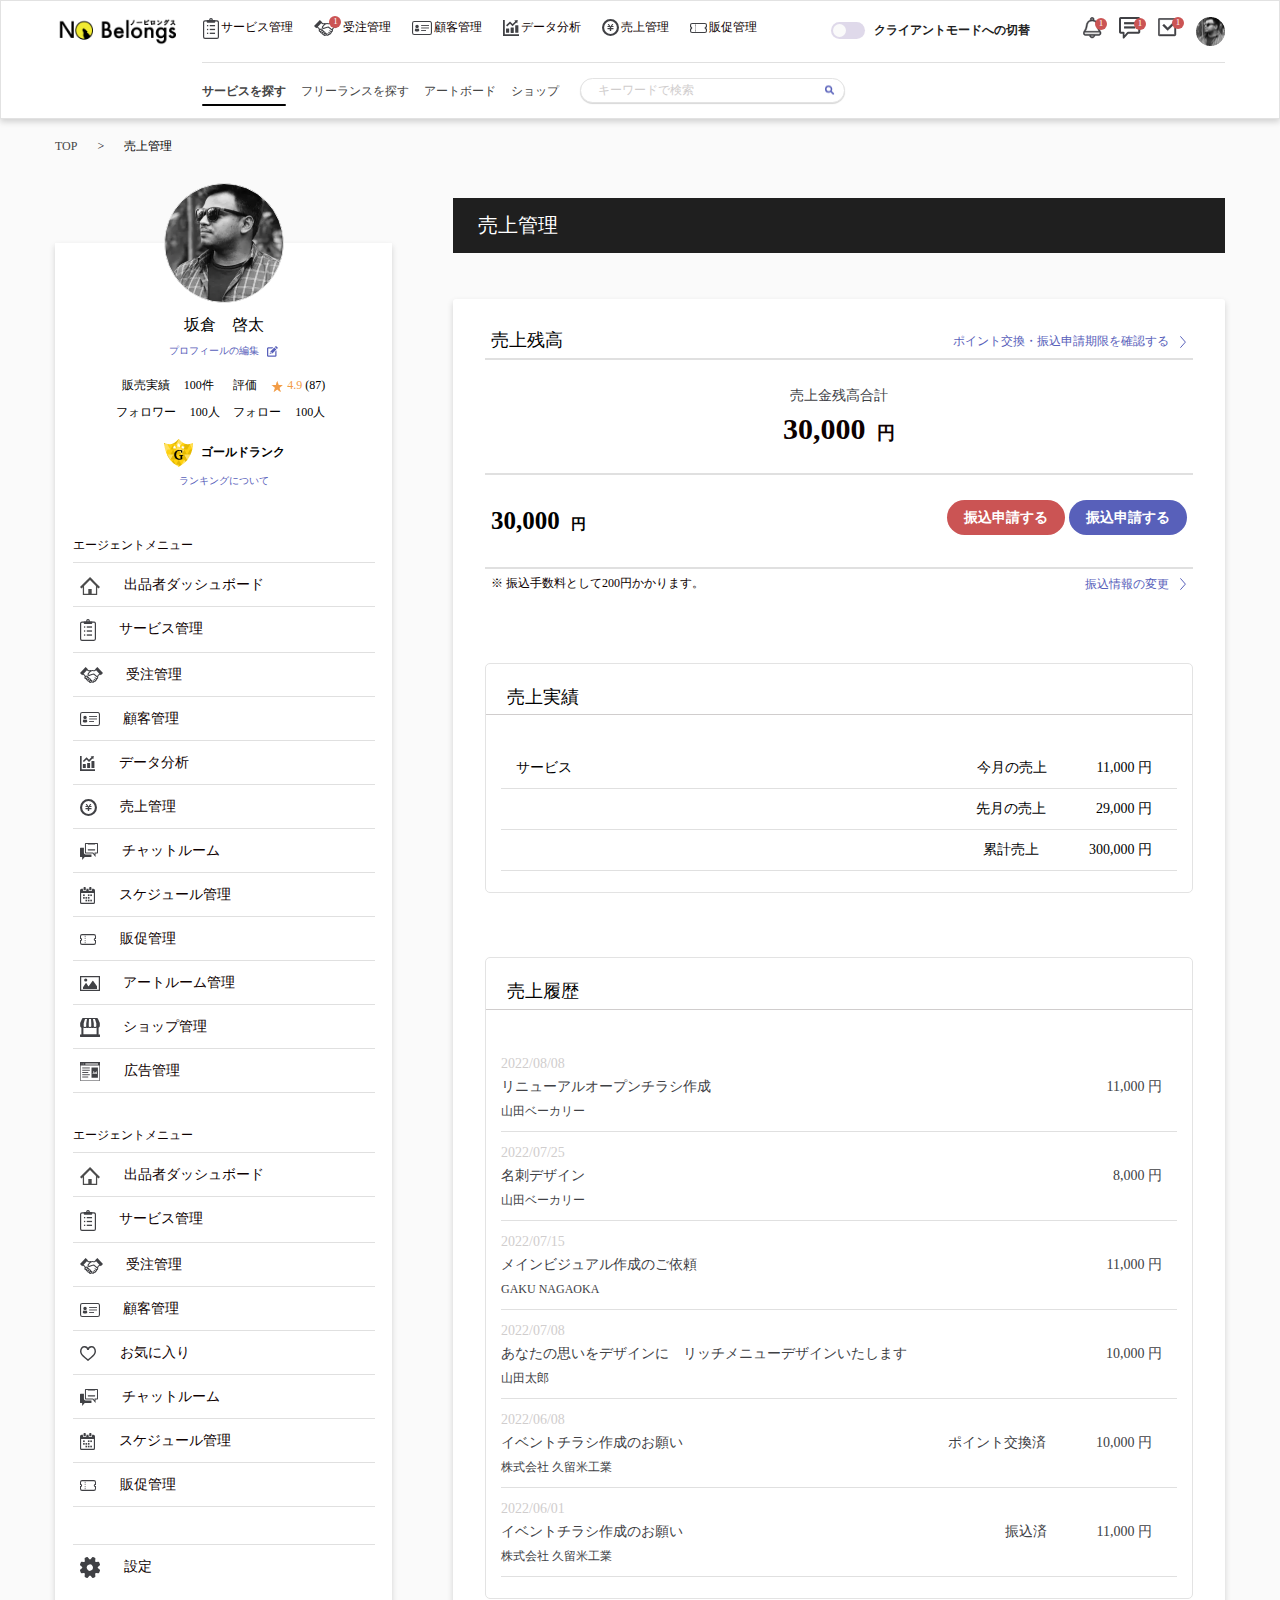
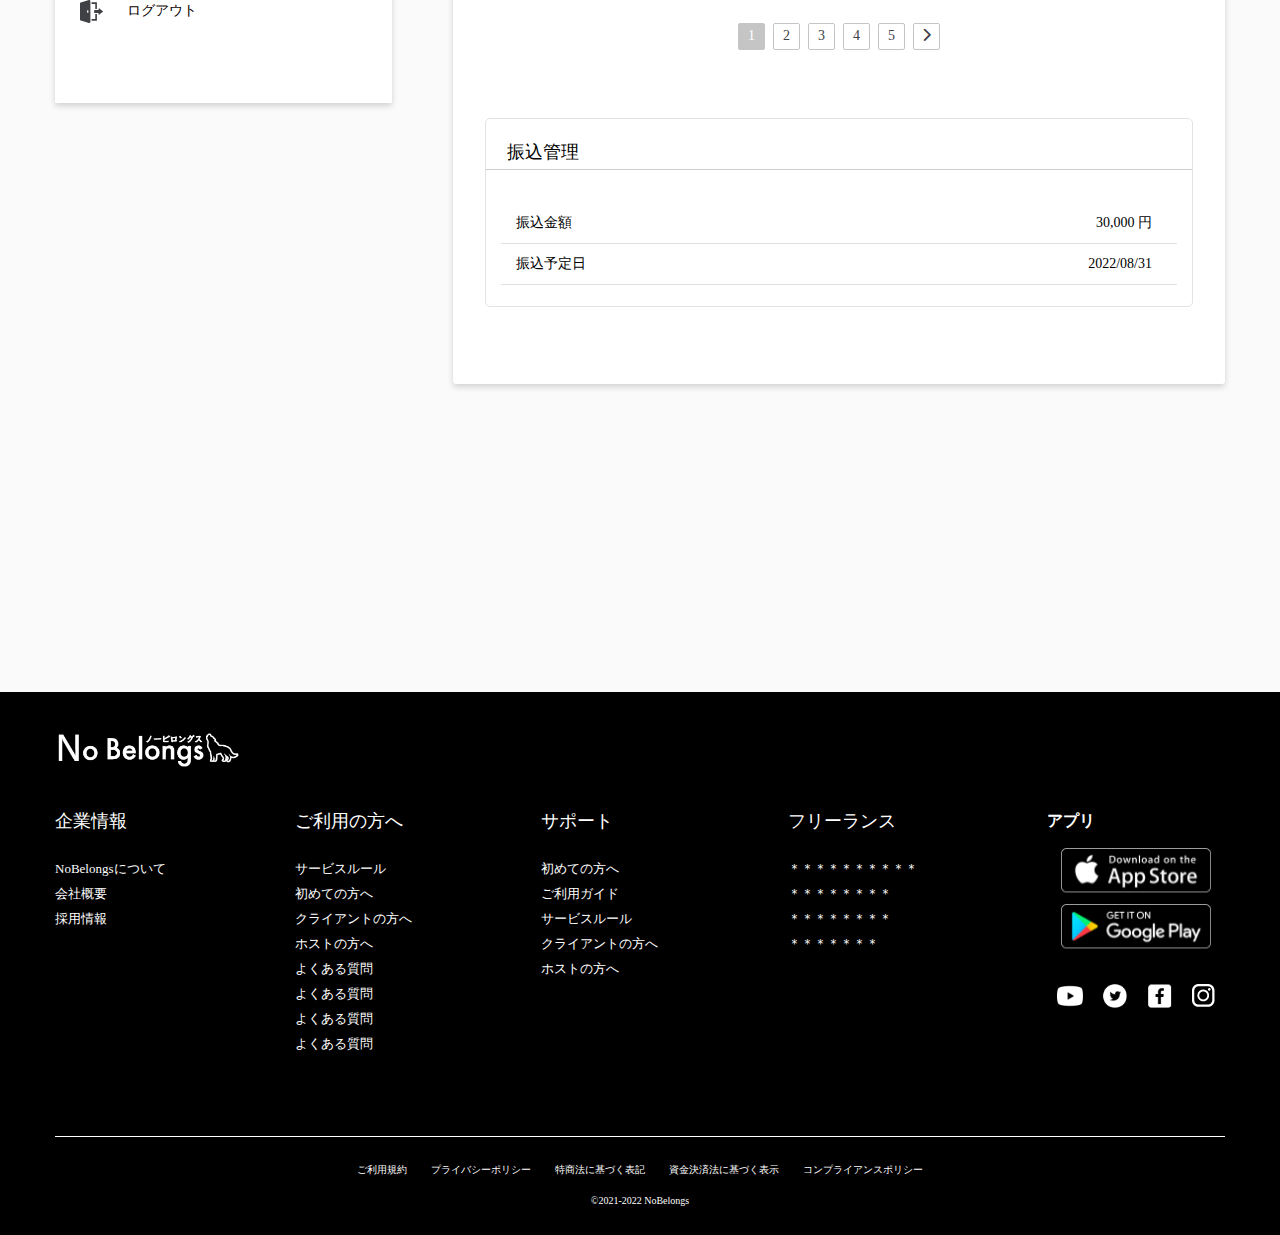
<file: sales-management.html>
<!DOCTYPE html>
<html lang="en">
   <head>
      <meta charset="utf-8">
      <meta http-equiv="X-UA-Compatible" content="IE=edge">
      <meta name="viewport" content="width=device-width, initial-scale=1.0, maximum-scale=1.0, user-scalable=0">
      <meta name="description" content="">
      <meta name="author" content="">
      <link rel="icon" href="assets/img/favicon.svg" type="image/x-icon" />
      <title>No Belongs</title>
      <link rel="stylesheet" href="https://cdnjs.cloudflare.com/ajax/libs/font-awesome/6.1.1/css/all.min.css" crossorigin="anonymous" referrerpolicy="no-referrer" />
      <link href="assets/css/slick.css" rel="stylesheet">
      <link href="assets/css/slick-theme.css" rel="stylesheet">
      <link href="assets/css/bootstrap.css" rel="stylesheet">
      <link href="assets/css/style.css" rel="stylesheet">
   </head>
   <body>
      <header>
         <div class="container">
            <div class="nav-top-wrapper">
               <div class="nav-left-wrapper d-flex">
                  <div class="btn-toggle">
                     <img src="assets/img/hamburger.png" alt="">
                  </div>
                  <div class="logo">
                     <a href="#"><img src="assets/img/logo.png" alt=""></a>
                  </div>
                  <div class="nav-item">
                     <ul>
                        <li><a href="#"><img src="assets/img/manu-icon/menu-icon1.svg" alt="">サービス管理</a></li>
                        <li><a href="#"><img src="assets/img/manu-icon/menu-icon2.svg" alt=""><span class="notification-sms">1</span> 受注管理</a></li>
                        <li><a href="#"><img src="assets/img/manu-icon/menu-icon3.svg" alt="">顧客管理</a></li>
                        <li><a href="#"><img src="assets/img/manu-icon/menu-icon4.svg" alt="">データ分析</a></li>
                        <li><a href="#"><img src="assets/img/manu-icon/menu-icon5.svg" alt="">売上管理</a></li>
                        <li><a href="#"><img src="assets/img/manu-icon/menu-icon6.svg" alt="">販促管理</a></li>
                     </ul>
                  </div>
               </div>
               <div class="nav-right">
                  <div class="nav-right-switch">
                     <input type="checkbox" hidden="hidden" id="username">
                     <label class="switch" for="username"></label>
                     <a href="#">クライアントモードへの切替</a>
                  </div>
                  <div class="nav-right-socal-icon">
                     <ul class="d-flex">
                        <li><a href="#" class="search-header-top"><img src="assets/img/search.png" alt=""></a></li>
                        <li><a href="#"><img src="assets/img/nav-right-socal-icon1.png" alt=""><span class="notification-sms">1</span></a></li>
                        <li><a href="#"><img src="assets/img/nav-right-socal-icon2.png" alt=""><span class="notification-sms">1</span></a></li>
                        <li><a href="#"><img src="assets/img/nav-right-socal-icon3.png" alt=""><span class="notification-sms">1</span></a></li>
                        <li><a href="#"><img src="assets/img/nav-right-socal-admin.png" alt=""></a></li>
                     </ul>
                  </div>
               </div>
            </div>
            <div class="nav-bottom-wrapper">
               <ul>
                  <li class="active"><a href="#">サービスを探す</a></li>
                  <li><a href="#">フリーランスを探す</a></li>
                  <li><a href="#">アートボード</a></li>
                  <li><a href="#">ショップ</a></li>
               </ul>
               <div class="header-search">
                  <input type="text" placeholder="キーワードで検索">
                  <input type="submit">
               </div>
            </div>
         </div>
      </header>
      <section class="right-body-wrapper">
         <div class="container">
            <div class="row">
               <!-- menu -->
               <div class="col-md-12">
                  <div class="breadcrumbs-wrapper">
                     <ul class="d-flex">
                        <li><a href="#">TOP</a></li>
                        <li>></li>
                        <li>売上管理</li>
                     </ul>
                  </div>
               </div>
               <div class="col-lg-4 side-ber">
                  <div class="toggle-backgroung">
                     <div class="image-close">
                        <img src="assets/img/close-btn.png" alt="">
                     </div>
                  </div>
                  <div class="silde-bar-menu--wrapper">
                     <div class="silde-bar-menu--info text-center">
                        <div class="user-address">
                           <div class="avatar-upload">
                              <div class="avatar-edit">
                                 <input type='file' id="imageUpload" accept=".png, .jpg, .jpeg" />
                              </div>
                              <div class="avatar-preview">
                                 <div id="imagePreview" style="background-image: url(assets/img/user-image.png);">
                                 </div>
                              </div>
                           </div>
                           <div class="text-left-item">
                              <p>坂倉　啓太</p>
                              <label for="imageUpload">プロフィールの編集 <img src="assets/img/edit-blue.png" alt=""></label>
                           </div>
                        </div>
                        <ul class="d-flex admin-item">
                           <li>販売実績 <span>100件</span></li>
                           <li>評価 <span class="color-yell"><img src="assets/img/yellow-star.png" alt=""> 4.9 </span>(87)</li>
                           <li>フォロワー <span>100人</span></li>
                           <li>フォロー <span>100人</span></li>
                        </ul>
                        <div class="ranking-about">
                           <div class="d-flex">
                              <img src="assets/img/gold.png" alt="">
                              <p>ゴールドランク</p>
                           </div>
                           <a href="#">ランキングについて</a>
                        </div>
                     </div>
                     <!-- menu -->
                     <div class="main-manu-sideber">
                        <p>エージェントメニュー</p>
                        <ul>
                           <li><a href="#"><span><img src="assets/img/manu-icon/menu-item1.svg" alt=""></span> 出品者ダッシュボード</a></li>
                           <li><a href="#"><span><img src="assets/img/manu-icon/menu-icon1.svg" alt=""></span> サービス管理</a></li>
                           <li><a href="#"><span><img src="assets/img/manu-icon/menu-icon2.svg" alt=""></span> 受注管理</a></li>
                           <li><a href="#"><span><img src="assets/img/manu-icon/menu-icon3.svg" alt=""></span> 顧客管理</a></li>
                           <li><a href="#"><span><img src="assets/img/manu-icon/menu-icon4.svg" alt=""></span> データ分析</a></li>
                           <li><a href="#"><span><img src="assets/img/manu-icon/menu-icon5.svg" alt=""></span> 売上管理</a></li>
                           <li><a href="#"><span><img src="assets/img/manu-icon/menu-item2.svg" alt=""></span> チャットルーム</a></li>
                           <li><a href="#"><span><img src="assets/img/manu-icon/menu-item3.svg" alt=""></span> スケジュール管理</a></li>
                           <li><a href="#"><span><img src="assets/img/manu-icon/menu-icon6.svg" alt=""></span> 販促管理</a></li>
                           <li><a href="#"><span><img src="assets/img/manu-icon/menu-item4.svg" alt=""></span> アートルーム管理</a></li>
                           <li><a href="#"><span><img src="assets/img/manu-icon/menu-item5.svg" alt=""></span> ショップ管理</a></li>
                           <li><a href="#"><span><img src="assets/img/manu-icon/menu-item6.svg" alt=""></span> 広告管理</a></li>
                        </ul>
                     </div>
                     <div class="main-manu-sideber m-top-25">
                        <p>エージェントメニュー</p>
                        <ul>
                           <li><a href="#"><span><img src="assets/img/manu-icon/menu-item1.svg" alt=""></span> 出品者ダッシュボード</a></li>
                           <li><a href="#"><span><img src="assets/img/manu-icon/menu-icon1.svg" alt=""></span> サービス管理</a></li>
                           <li><a href="#"><span><img src="assets/img/manu-icon/menu-icon2.svg" alt=""></span> 受注管理</a></li>
                           <li><a href="#"><span><img src="assets/img/manu-icon/menu-icon3.svg" alt=""></span> 顧客管理</a></li>
                           <li><a href="#"><span><img src="assets/img/manu-icon/manu-love.svg" alt=""></span> お気に入り</a></li>
                           <li><a href="#"><span><img src="assets/img/manu-icon/menu-item2.svg" alt=""></span> チャットルーム</a></li>
                           <li><a href="#"><span><img src="assets/img/manu-icon/menu-item3.svg" alt=""></span> スケジュール管理</a></li>
                           <li><a href="#"><span><img src="assets/img/manu-icon/menu-icon6.svg" alt=""></span> 販促管理</a></li>
                        </ul>
                     </div>
                     <div class="nav-right-switch">
                        <input type="checkbox" hidden="hidden" id="manu">
                        <label class="switch" for="manu"></label>
                        <a href="#">クライアントモードへの切替</a>
                     </div>
                     <div class="main-manu-sideber manu-admin-section">
                        <ul>
                           <li><a href="#"><span><img src="assets/img/manu-icon/setting.svg" alt=""></span> 設定</a></li>
                           <li><a href="#"><span><img src="assets/img/manu-icon/logout.svg" alt=""></span> ログアウト</a></li>
                        </ul>
                     </div>
                     <!-- menu end -->
                  </div>
               </div>
               <!-- menu end -->
               <div class="col-lg-8">
                  <div class="right-section-heading d-flex">
                     <h4>売上管理</h4>
                  </div>
                  <div class="sales-balance--wrapper">
                    <!--  -->
                    <div class="sales-balance-heading d-flex">
                        <h4>売上残高</h4>
                        <a href="#">ポイント交換・振込申請期限を確認する <img src="assets/img/blue-arrou-left.png" alt=""></a>
                    </div>
                    <div class="sales-balance">
                        <p>売上金残高合計</p>
                        <h2>30,000 <span>円</span></h2>
                    </div>
                    <div class="sales-balance-valu">
                        <h2>30,000 <span>円</span></h2>
                           <div class="sales-balance-btn">
                              <a href="#" class="btn btn-secondary">振込申請する</a>
                              <a href="#" class="btn btn-tertiary">振込申請する</a>
                           </div>
                     </div>
                     <div class="sales-balance-heading d-flex fee-charged">
                        <h4>※ 振込手数料として200円かかります。</h4>
                        <a href="#">振込情報の変更 <img src="assets/img/blue-arrou-left.png" alt=""></a>
                    </div>

                    <!-- ----------- -->
                    <div class="sales-performance-wrapper">
                        <h4>売上実績</h4>
                        <div class="sales-performance-item-flex">
                        <div class="sales-performance-item">
                           <p>サービス</p>
                           <div class="d-flex">
                              <p>今月の売上</p>
                              <p>11,000 円</p>
                           </div>
                        </div>
                        <div class="sales-performance-item">
                           <p></p>
                           <div class="d-flex">
                              <p>先月の売上</p>
                              <p>29,000 円</p>
                           </div>
                        </div>
                        <div class="sales-performance-item">
                           <p></p>
                           <div class="d-flex">
                              <p>累計売上</p>
                              <p>300,000 円</p>
                           </div>
                        </div>
                        </div>
                    </div>

                    <div class="sales-performance-wrapper">
                     <h4>売上履歴</h4>
                     <div class="sales-performance-item-flex">
                     <div class="sales-performance-item">
                        <div class="sales-performance-left">
                           <span class="date-sales-performance">2022/08/08</span>
                           <p>リニューアルオープンチラシ作成 <span>山田ベーカリー</span></p>
                        </div>
                        <div class="sales-performance-right">
                           <p>11,000 円</p>
                        </div>
                     </div>
                     <div class="sales-performance-item">
                        <div class="sales-performance-left">
                           <span class="date-sales-performance">2022/07/25</span>
                           <p>名刺デザイン <span>山田ベーカリー</span></p>
                        </div>
                        <div class="sales-performance-right">
                           <p>8,000 円</p>
                        </div>
                     </div>
                     <div class="sales-performance-item">
                        <div class="sales-performance-left">
                           <span class="date-sales-performance">2022/07/15</span>
                           <p>メインビジュアル作成のご依頼 <span>GAKU NAGAOKA</span></p>
                        </div>
                        <div class="sales-performance-right">
                           <p>11,000 円</p>
                        </div>
                     </div>
                     <div class="sales-performance-item">
                        <div class="sales-performance-left">
                           <span class="date-sales-performance">2022/07/08</span>
                           <p>あなたの思いをデザインに　リッチメニューデザインいたします <span>山田太郎</span></p>
                        </div>
                        <div class="sales-performance-right">
                           <p>10,000 円</p>
                        </div>
                     </div>
                     <div class="sales-performance-item">
                        <div class="sales-performance-left">
                           <span class="date-sales-performance">2022/06/08</span>
                           <p>イベントチラシ作成のお願い <span>株式会社  久留米工業</span></p>
                        </div>
                        <div class="sales-performance-right d-flex">
                           <p>ポイント交換済</p>
                           <p>10,000 円</p>
                        </div>
                     </div>
                     <div class="sales-performance-item">
                        <div class="sales-performance-left">
                           <span class="date-sales-performance">2022/06/01</span>
                           <p>イベントチラシ作成のお願い <span>株式会社  久留米工業</span></p>
                        </div>
                        <div class="sales-performance-right d-flex">
                           <p>振込済</p>
                           <p>11,000 円</p>
                        </div>
                     </div>
                     </div>
                 </div>
                 <div class="pagination-item">
                     <ul>
                        <li class="active"><a href="#">1</a></li>
                        <li><a href="#">2</a></li>
                        <li><a href="#">3</a></li>
                        <li><a href="#">4</a></li>
                        <li><a href="#">5</a></li>
                        <li><a href="#"><i class="fa-solid fa-chevron-right"></i></a></li>
                     </ul>
                 </div>

                    <div class="sales-performance-wrapper">
                     <h4>振込管理</h4>
                     <div class="sales-performance-item-flex">
                     <div class="sales-performance-item">
                        <p><span>振込金額</span></p>
                        <div class="d-flex">
                           <p>30,000 円</p>
                        </div>
                     </div>
                     <div class="sales-performance-item">
                        <p><span>振込予定日</span></p>
                        <div class="d-flex">
                           <p>2022/08/31</p>
                        </div>
                     </div>
                     </div>
                 </div>

                    <!--  -->
                  </div>
               </div>
            </div>
         </div>
      </section>

      <footer>
         <div class="container">
            <div class="fooetr-section">
               <div class="footer-logo">
                  <img src="assets/img/footer-logo.png" alt="">
               </div>
               <div class="fooetr-top-section">
                  <div class="main">
                     <div class="accordion">
                        <div class="accordion-item">
                           <h3 class="title">
                              <span>企業情報</span>
                              <i class="fas fa-chevron-down"></i>
                           </h3>
                           <ul class="paragraph">
                              <li><a href="#">NoBelongsについて</a></li>
                              <li><a href="#">会社概要</a></li>
                              <li><a href="#">採用情報</a></li>
                           </ul>
                        </div>
                        <div class="accordion-item">
                           <h3 class="title">
                              <span>ご利用の方へ</span>
                              <i class="fas fa-chevron-down"></i>
                           </h3>
                           <ul class="paragraph">
                              <li><a href="#">サービスルール</a></li>
                              <li><a href="#">初めての方へ</a></li>
                              <li><a href="#">クライアントの方へ</a></li>
                              <li><a href="#">ホストの方へ</a></li>
                              <li><a href="#">よくある質問</a></li>
                              <li><a href="#">よくある質問</a></li>
                              <li><a href="#">よくある質問</a></li>
                              <li><a href="#">よくある質問</a></li>
                           </ul>
                        </div>
                        <div class="accordion-item">
                           <h3 class="title">
                              <span>サポート</span>
                              <i class="fas fa-chevron-down"></i>
                           </h3>
                           <ul class="paragraph">
                              <li><a href="#">初めての方へ</a></li>
                              <li><a href="#">ご利用ガイド</a></li>
                              <li><a href="#">サービスルール</a></li>
                              <li><a href="#">クライアントの方へ</a></li>
                              <li><a href="#">ホストの方へ</a></li>
                           </ul>
                        </div>
                        <div class="accordion-item">
                           <h3 class="title">
                              <span>フリーランス</span>
                              <i class="fas fa-chevron-down"></i>
                           </h3>
                           <ul class="paragraph">
                              <li><a href="#">＊＊＊＊＊＊＊＊＊＊</a></li>
                              <li><a href="#">＊＊＊＊＊＊＊＊</a></li>
                              <li><a href="#">＊＊＊＊＊＊＊＊</a></li>
                              <li><a href="#">＊＊＊＊＊＊＊</a></li>
                           </ul>
                        </div>
                        <div class="accordion-socal-address">
                           <h3 class="title">
                              <span>アプリ</span>
                           </h3>
                           <ul class="socal-item">
                              <li><a href="#"><img src="assets/img/iphon-stor.png" alt=""></a></li>
                              <li><a href="#"><img src="assets/img/google-stor.png" alt=""></a></li>
                           </ul>
                           <ul class="footer-socal-item">
                              <li><a href="#"><img src="assets/img/footer-icon1.png" alt=""></a></li>
                              <li><a href="#"><img src="assets/img/footer-icon2.png" alt=""></a></li>
                              <li><a href="#"><img src="assets/img/footer-icon3.png" alt=""></a></li>
                              <li><a href="#"><img src="assets/img/footer-icon4.png" alt=""></a></li>
                           </ul>
                        </div>
                     </div>
                  </div>
               </div>
            </div>
            <div class="coppyright-wrapper">
               <ul>
                  <li><a href="#">ご利用規約</a></li>
                  <li><a href="#">プライバシーポリシー</a></li>
                  <li><a href="#">特商法に基づく表記</a></li>
                  <li><a href="#">資金決済法に基づく表示</a></li>
                  <li><a href="#">コンプライアンスポリシー</a></li>
               </ul>
               <div class="text-center">
                  <a href="#" class="copptright-titel">©︎2021-2022 NoBelongs</a>
               </div>
            </div>
         </div>
      </footer>
      <!-- -------------------- -->
      <script src='assets/js/jquery.min.js'></script>
      <script src="assets/js/slick.js"></script>
      <script src="assets/js/bootstrap.js"></script>
      <script src="assets/js/custom.js"></script>

      <script>
      

      </script>
   </body>
</html>
</file>
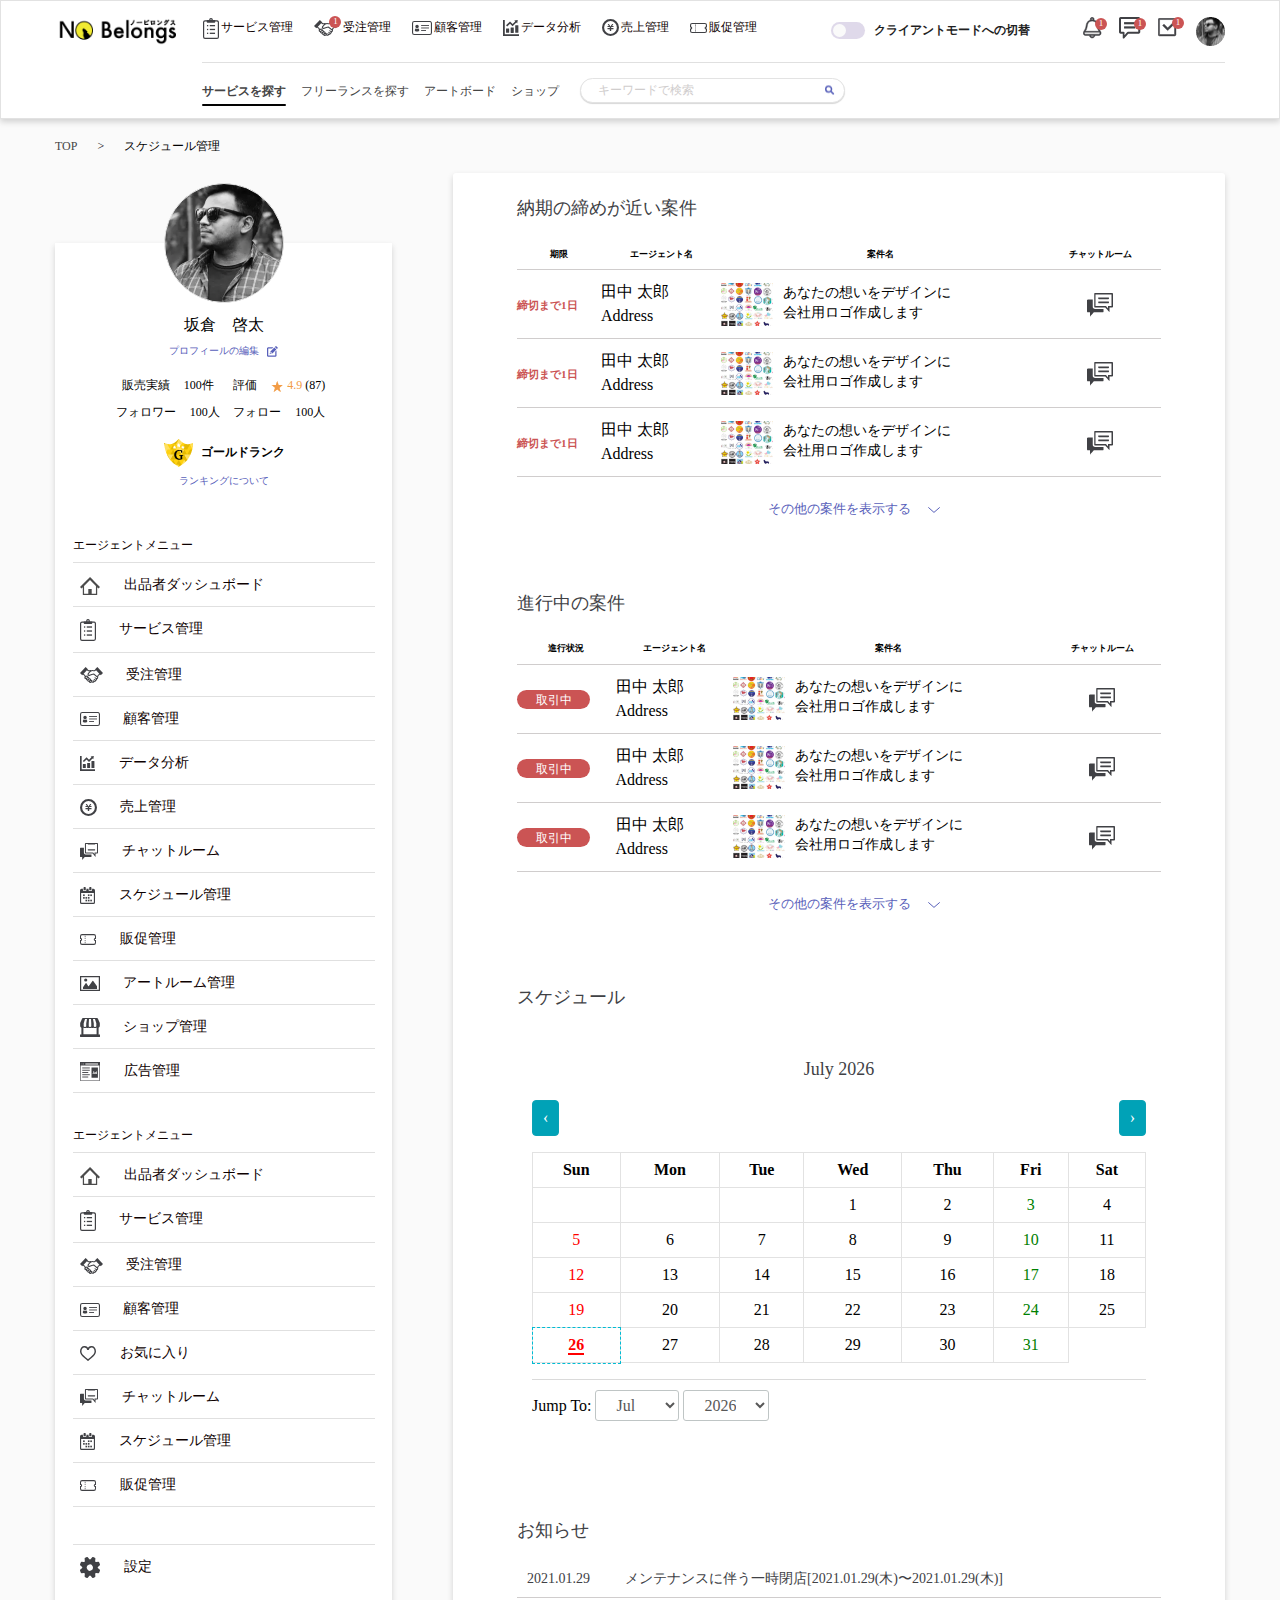
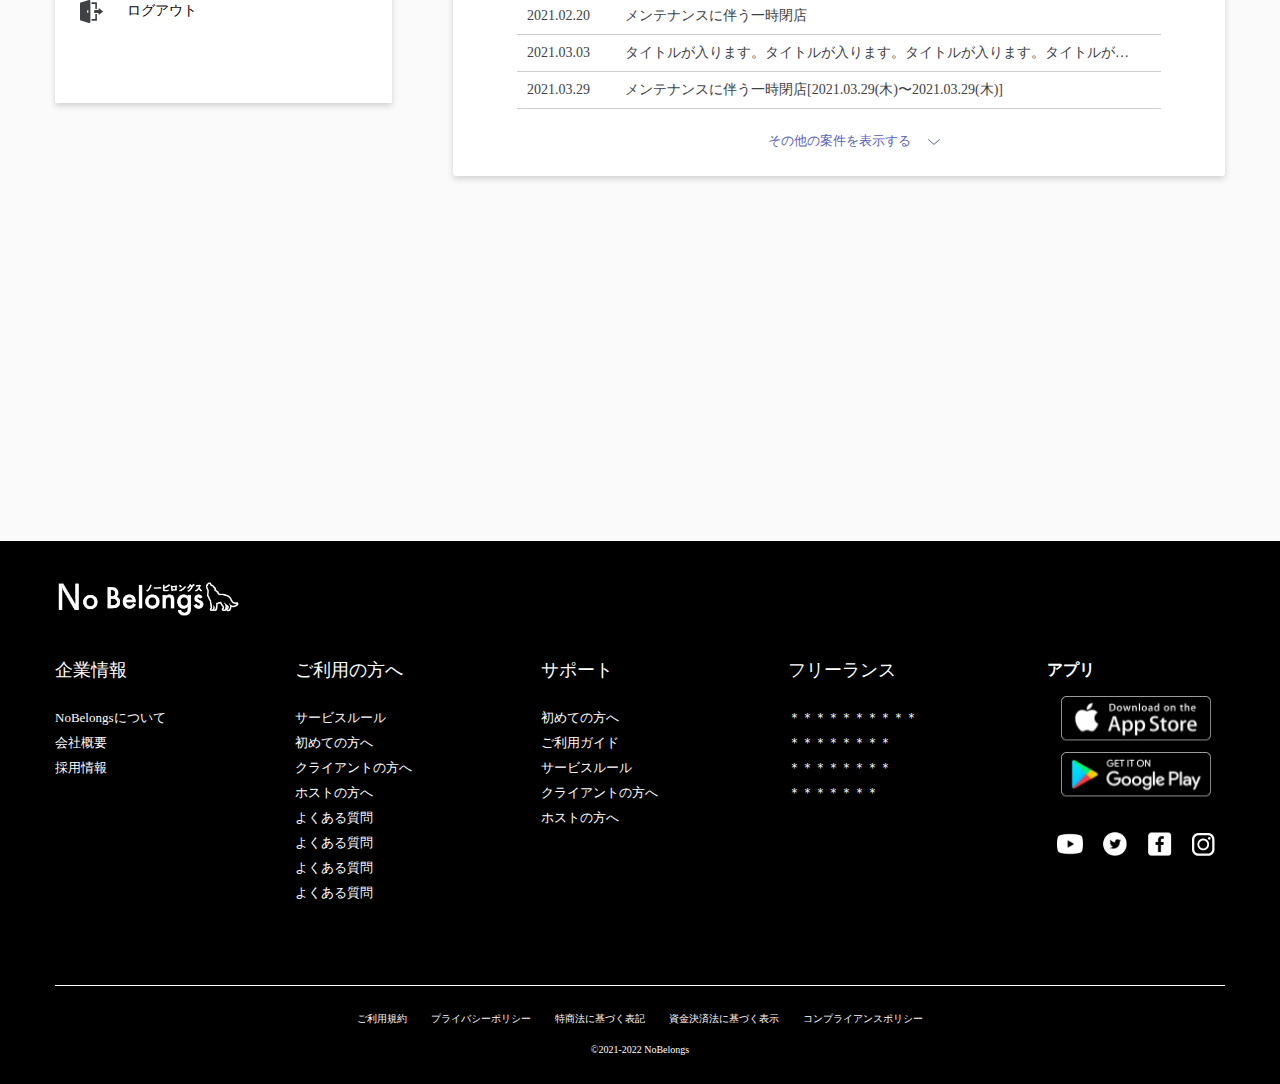
<file: sellerdashboard.html>
<!DOCTYPE html>
<html lang="en">
   <head>
      <meta charset="utf-8">
      <meta http-equiv="X-UA-Compatible" content="IE=edge">
      <meta name="viewport" content="width=device-width, initial-scale=1.0, maximum-scale=1.0, user-scalable=0">
      <meta name="description" content="">
      <meta name="author" content="">
      <link rel="icon" href="assets/img/favicon.svg" type="image/x-icon" />
      <title>No Belongs</title>
      <link rel="stylesheet" href="https://cdnjs.cloudflare.com/ajax/libs/font-awesome/6.1.1/css/all.min.css" crossorigin="anonymous" referrerpolicy="no-referrer" />
      <link href="assets/css/slick.css" rel="stylesheet">
      <link href="assets/css/slick-theme.css" rel="stylesheet">
      <link href="assets/css/bootstrap.css" rel="stylesheet">
      <link href="assets/css/style.css" rel="stylesheet">
   </head>
   <body>
      <header>
         <div class="container">
            <div class="nav-top-wrapper">
               <div class="nav-left-wrapper d-flex">
                  <div class="btn-toggle">
                     <img src="assets/img/hamburger.png" alt="">
                  </div>
                  <div class="logo">
                     <a href="#"><img src="assets/img/logo.png" alt=""></a>
                  </div>
                  <div class="nav-item">
                     <ul>
                        <li><a href="#"><img src="assets/img/manu-icon/menu-icon1.svg" alt="">サービス管理</a></li>
                        <li><a href="#"><img src="assets/img/manu-icon/menu-icon2.svg" alt=""><span class="notification-sms">1</span> 受注管理</a></li>
                        <li><a href="#"><img src="assets/img/manu-icon/menu-icon3.svg" alt="">顧客管理</a></li>
                        <li><a href="#"><img src="assets/img/manu-icon/menu-icon4.svg" alt="">データ分析</a></li>
                        <li><a href="#"><img src="assets/img/manu-icon/menu-icon5.svg" alt="">売上管理</a></li>
                        <li><a href="#"><img src="assets/img/manu-icon/menu-icon6.svg" alt="">販促管理</a></li>
                     </ul>
                  </div>
               </div>
               <div class="nav-right">
                  <div class="nav-right-switch">
                     <input type="checkbox" hidden="hidden" id="username">
                     <label class="switch" for="username"></label>
                     <a href="#">クライアントモードへの切替</a>
                  </div>
                  <div class="nav-right-socal-icon">
                     <ul class="d-flex">
                        <li><a href="#" class="search-header-top"><img src="assets/img/search.png" alt=""></a></li>
                        <li><a href="#"><img src="assets/img/nav-right-socal-icon1.png" alt=""><span class="notification-sms">1</span></a></li>
                        <li><a href="#"><img src="assets/img/nav-right-socal-icon2.png" alt=""><span class="notification-sms">1</span></a></li>
                        <li><a href="#"><img src="assets/img/nav-right-socal-icon3.png" alt=""><span class="notification-sms">1</span></a></li>
                        <li><a href="#"><img src="assets/img/nav-right-socal-admin.png" alt=""></a></li>
                     </ul>
                  </div>
               </div>
            </div>
            <div class="nav-bottom-wrapper">
               <ul>
                  <li class="active"><a href="#">サービスを探す</a></li>
                  <li><a href="#">フリーランスを探す</a></li>
                  <li><a href="#">アートボード</a></li>
                  <li><a href="#">ショップ</a></li>
               </ul>
               <div class="header-search">
                  <input type="text" placeholder="キーワードで検索">
                  <input type="submit">
               </div>
            </div>
         </div>
      </header>
      <section class="right-body-wrapper">
         <div class="container">
            <div class="row">
               <!-- menu -->
               <div class="col-md-12">
                  <div class="breadcrumbs-wrapper">
                     <ul class="d-flex">
                        <li><a href="#">TOP</a></li>
                        <li>></li>
                        <li>スケジュール管理</li>
                     </ul>
                  </div>
               </div>
               <div class="col-lg-4 side-ber">
                  <div class="toggle-backgroung">
                     <div class="image-close">
                        <img src="assets/img/close-btn.png" alt="">
                     </div>
                  </div>
                  <div class="silde-bar-menu--wrapper">
                     <div class="silde-bar-menu--info text-center">
                        <div class="user-address">
                           <div class="avatar-upload">
                              <div class="avatar-edit">
                                 <input type='file' id="imageUpload" accept=".png, .jpg, .jpeg" />
                              </div>
                              <div class="avatar-preview">
                                 <div id="imagePreview" style="background-image: url(assets/img/user-image.png);">
                                 </div>
                              </div>
                           </div>
                           <div class="text-left-item">
                              <p>坂倉　啓太</p>
                              <label for="imageUpload">プロフィールの編集 <img src="assets/img/edit-blue.png" alt=""></label>
                           </div>
                        </div>
                        <ul class="d-flex admin-item">
                           <li>販売実績 <span>100件</span></li>
                           <li>評価 <span class="color-yell"><img src="assets/img/yellow-star.png" alt=""> 4.9 </span>(87)</li>
                           <li>フォロワー <span>100人</span></li>
                           <li>フォロー <span>100人</span></li>
                        </ul>
                        <div class="ranking-about">
                           <div class="d-flex">
                              <img src="assets/img/gold.png" alt="">
                              <p>ゴールドランク</p>
                           </div>
                           <a href="#">ランキングについて</a>
                        </div>
                     </div>
                     <!-- menu -->
                     <div class="main-manu-sideber">
                        <p>エージェントメニュー</p>
                        <ul>
                           <li><a href="#"><span><img src="assets/img/manu-icon/menu-item1.svg" alt=""></span> 出品者ダッシュボード</a></li>
                           <li><a href="#"><span><img src="assets/img/manu-icon/menu-icon1.svg" alt=""></span> サービス管理</a></li>
                           <li><a href="#"><span><img src="assets/img/manu-icon/menu-icon2.svg" alt=""></span> 受注管理</a></li>
                           <li><a href="#"><span><img src="assets/img/manu-icon/menu-icon3.svg" alt=""></span> 顧客管理</a></li>
                           <li><a href="#"><span><img src="assets/img/manu-icon/menu-icon4.svg" alt=""></span> データ分析</a></li>
                           <li><a href="#"><span><img src="assets/img/manu-icon/menu-icon5.svg" alt=""></span> 売上管理</a></li>
                           <li><a href="#"><span><img src="assets/img/manu-icon/menu-item2.svg" alt=""></span> チャットルーム</a></li>
                           <li><a href="#"><span><img src="assets/img/manu-icon/menu-item3.svg" alt=""></span> スケジュール管理</a></li>
                           <li><a href="#"><span><img src="assets/img/manu-icon/menu-icon6.svg" alt=""></span> 販促管理</a></li>
                           <li><a href="#"><span><img src="assets/img/manu-icon/menu-item4.svg" alt=""></span> アートルーム管理</a></li>
                           <li><a href="#"><span><img src="assets/img/manu-icon/menu-item5.svg" alt=""></span> ショップ管理</a></li>
                           <li><a href="#"><span><img src="assets/img/manu-icon/menu-item6.svg" alt=""></span> 広告管理</a></li>
                        </ul>
                     </div>
                     <div class="main-manu-sideber m-top-25">
                        <p>エージェントメニュー</p>
                        <ul>
                           <li><a href="#"><span><img src="assets/img/manu-icon/menu-item1.svg" alt=""></span> 出品者ダッシュボード</a></li>
                           <li><a href="#"><span><img src="assets/img/manu-icon/menu-icon1.svg" alt=""></span> サービス管理</a></li>
                           <li><a href="#"><span><img src="assets/img/manu-icon/menu-icon2.svg" alt=""></span> 受注管理</a></li>
                           <li><a href="#"><span><img src="assets/img/manu-icon/menu-icon3.svg" alt=""></span> 顧客管理</a></li>
                           <li><a href="#"><span><img src="assets/img/manu-icon/manu-love.svg" alt=""></span> お気に入り</a></li>
                           <li><a href="#"><span><img src="assets/img/manu-icon/menu-item2.svg" alt=""></span> チャットルーム</a></li>
                           <li><a href="#"><span><img src="assets/img/manu-icon/menu-item3.svg" alt=""></span> スケジュール管理</a></li>
                           <li><a href="#"><span><img src="assets/img/manu-icon/menu-icon6.svg" alt=""></span> 販促管理</a></li>
                        </ul>
                     </div>
                     <div class="nav-right-switch">
                        <input type="checkbox" hidden="hidden" id="manu">
                        <label class="switch" for="manu"></label>
                        <a href="#">クライアントモードへの切替</a>
                     </div>
                     <div class="main-manu-sideber manu-admin-section">
                        <ul>
                           <li><a href="#"><span><img src="assets/img/manu-icon/setting.svg" alt=""></span> 設定</a></li>
                           <li><a href="#"><span><img src="assets/img/manu-icon/logout.svg" alt=""></span> ログアウト</a></li>
                        </ul>
                     </div>
                     <!-- menu end -->
                  </div>
               </div>
               <!-- menu end -->
               <div class="col-lg-8">
                  <!-- right-side-section -->
                  <!-- <div class="right-section-heading">
                     <h4>出品者ダッシュボード</h4>
                  </div> -->
                  <div class="mobile-revs">
                  
                  <div class="colm-wrapper-all">
                     <h3>納期の締めが近い案件</h3>
                     <!-- desktop none -->
                     <div class="responsiv-content-right">
                        <div class="responsiv-content-right--wrapper">
                           <div class="sellerdashboard-box">
                            <div class="responsiv-content-item sellerdashboard">
                                <h4>締切まで1日</h4>
                                <div class="sellerdashboard-item">
                                    <div class="d-flex">
                                        <div class="responsiv-content-img">
                                            <img src="assets/img/img2.png" alt="">
                                        </div>
                                        <p class="img-content">あなたの想いをデザインに <br> 会社用ロゴ作成します</p>
                                    </div>                                  
                                    <div class="chat-img">
                                    <a href="#"><img src="assets/img/img3.png" alt=""></a>
                                    </div>
                                </div>                              
                           </div>
                           <div class="responsiv-content-item sellerdashboard">
                                <h4>締切まで1日</h4>
                                <div class="sellerdashboard-item">
                                    <div class="d-flex">
                                        <div class="responsiv-content-img">
                                            <img src="assets/img/img2.png" alt="">
                                        </div>
                                        <p class="img-content">あなたの想いをデザインに <br> 会社用ロゴ作成します</p>
                                    </div>                                  
                                    <div class="chat-img">
                                    <a href="#"><img src="assets/img/img3.png" alt=""></a>
                                    </div>
                                </div>                              
                           </div>
                           <div class="responsiv-content-item sellerdashboard">
                                <h4>締切まで1日</h4>
                                <div class="sellerdashboard-item">
                                    <div class="d-flex">
                                        <div class="responsiv-content-img">
                                            <img src="assets/img/img2.png" alt="">
                                        </div>
                                        <p class="img-content">あなたの想いをデザインに <br> 会社用ロゴ作成します</p>
                                    </div>                                  
                                    <div class="chat-img">
                                    <a href="#"><img src="assets/img/img3.png" alt=""></a>
                                    </div>
                                </div>                              
                           </div>
                           <a href="javascript:void(0)" class="read-more">その他のお知らせを表示する</a>
                           </div>
                           <div class="sellerdashboard-box">
                            <h3>進行中の案件</h3>
                            <div class="responsiv-content-item sellerdashboard">
                                <h4>締切まで1日</h4>
                                <div class="sellerdashboard-item">
                                    <div class="d-flex">
                                        <div class="responsiv-content-img">
                                            <img src="assets/img/img2.png" alt="">
                                        </div>
                                        <p class="img-content">あなたの想いをデザインに <br> 会社用ロゴ作成します</p>
                                    </div>                                  
                                    <div class="chat-img">
                                    <a href="#"><img src="assets/img/img3.png" alt=""></a>
                                    </div>
                                </div>                              
                           </div>
                           <div class="responsiv-content-item sellerdashboard">
                                <h4>締切まで1日</h4>
                                <div class="sellerdashboard-item">
                                    <div class="d-flex">
                                        <div class="responsiv-content-img">
                                            <img src="assets/img/img2.png" alt="">
                                        </div>
                                        <p class="img-content">あなたの想いをデザインに <br> 会社用ロゴ作成します</p>
                                    </div>                                  
                                    <div class="chat-img">
                                    <a href="#"><img src="assets/img/img3.png" alt=""></a>
                                    </div>
                                </div>                              
                           </div>
                           <div class="responsiv-content-item sellerdashboard">
                                <h4>締切まで1日</h4>
                                <div class="sellerdashboard-item">
                                    <div class="d-flex">
                                        <div class="responsiv-content-img">
                                            <img src="assets/img/img2.png" alt="">
                                        </div>
                                        <p class="img-content">あなたの想いをデザインに <br> 会社用ロゴ作成します</p>
                                    </div>                                  
                                    <div class="chat-img">
                                    <a href="#"><img src="assets/img/img3.png" alt=""></a>
                                    </div>
                                </div>                              
                           </div>
                           <a href="javascript:void(0)" class="read-more">その他のお知らせを表示する</a>
                           </div>
                           <div class="sellerdashboard-box">
                            <h3>お知らせ</h3>
                            <div class="news-wrapper">
                               <div class="news-content">
                                  <p>2021.01.29</p>
                                  <span>メンテナンスに伴う一時閉店[2021.01.29(木)〜2021.01.29(木)]</span>
                               </div>
                               <div class="news-content">
                                  <p>2021.02.20</p>
                                  <span>メンテナンスに伴う一時閉店</span>
                               </div>
                               <div class="news-content">
                                  <p>2021.03.03</p>
                                  <span>タイトルが入ります。タイトルが入ります。タイトルが入ります。タイトルが…</span>
                               </div>
                               <div class="news-content">
                                  <p>2021.03.29</p>
                                  <span>メンテナンスに伴う一時閉店[2021.03.29(木)〜2021.03.29(木)]</span>
                               </div>
                               <div class="show-more">
                                  <div class="news-content">
                                     <p>2021.01.29</p>
                                     <span>メンテナンスに伴う一時閉店[2021.01.29(木)〜2021.01.29(木)]</span>
                                  </div>
                                  <div class="news-content">
                                     <p>2021.02.20</p>
                                     <span>メンテナンスに伴う一時閉店</span>
                                  </div>
                                  <div class="news-content">
                                     <p>2021.03.03</p>
                                     <span>タイトルが入ります。タイトルが入ります。タイトルが入ります。タイトルが…</span>
                                  </div>
                                  <div class="news-content">
                                     <p>2021.03.29</p>
                                     <span>メンテナンスに伴う一時閉店[2021.03.29(木)〜2021.03.29(木)]</span>
                                  </div>
                               </div>
                            </div>
                           </div>
                           
                           
                           
                        </div>
                     </div>
                     <!-- desktop none end -->
                     <div class="table-right-progress">
                        <table>
                           <tr>
                              <th>期限</th>
                              <th>エージェント名</th>
                              <th>案件名</th>
                              <th>チャットルーム</th>
                           </tr>
                           <tr>
                            <td><span class="color-red">締切まで1日</span></td>
                            <td>
                                田中 太郎<br>
                                Address
                            </td>
                              <td>
                                 <div class="d-flex tab-img-text">
                                    <img src="assets/img/table-image.png" alt="">
                                    <p>あなたの想いをデザインに <br>
                                       会社用ロゴ作成します
                                    </p>
                                 </div>
                              </td>
                              <td class="text-center"><a href="#"><img src="assets/img/table-mesage.png" alt=""></a></td>
                           </tr>
                           <tr>
                            <td><span class="color-red">締切まで1日</span></td>
                            <td>
                                田中 太郎<br>
                                Address
                            </td>
                              <td>
                                 <div class="d-flex tab-img-text">
                                    <img src="assets/img/table-image.png" alt="">
                                    <p>あなたの想いをデザインに <br>
                                       会社用ロゴ作成します
                                    </p>
                                 </div>
                              </td>
                              <td class="text-center"><a href="#"><img src="assets/img/table-mesage.png" alt=""></a></td>
                           </tr><tr>
                            <td><span class="color-red">締切まで1日</span></td>
                            <td>
                                田中 太郎<br>
                                Address
                            </td>
                              <td>
                                 <div class="d-flex tab-img-text">
                                    <img src="assets/img/table-image.png" alt="">
                                    <p>あなたの想いをデザインに <br>
                                       会社用ロゴ作成します
                                    </p>
                                 </div>
                              </td>
                              <td class="text-center"><a href="#"><img src="assets/img/table-mesage.png" alt=""></a></td>
                           </tr>
                        </table>
                        <a href="javascript:void(0)" class="read-more">その他の案件を表示する</a>
                     </div>
                     <div class="sellerdashboard-box-dextop">
                        <H3>進行中の案件</H3>
                        <div class="table-right-progress">
                            <table>
                               <tr>
                                  <th>進行状況</th>
                                  <th>エージェント名</th>
                                  <th>案件名</th>
                                  <th>チャットルーム</th>
                               </tr>
                               <tr>
                                <td><a href="#" class="btn-red-small">取引中</a></td>
                                <td>田中 太郎<br>
                                    Address
                                </td>
                                  <td>
                                     <div class="d-flex tab-img-text">
                                        <img src="assets/img/table-image.png" alt="">
                                        <p>あなたの想いをデザインに <br>
                                           会社用ロゴ作成します
                                        </p>
                                     </div>
                                  </td>
                                  <td class="text-center"><a href="#"><img src="assets/img/table-mesage.png" alt=""></a></td>
                               
                                  <tr>
                                    <td><a href="#" class="btn-red-small">取引中</a></td>
                                    <td>田中 太郎<br>
                                        Address
                                    </td>
                                      <td>
                                         <div class="d-flex tab-img-text">
                                            <img src="assets/img/table-image.png" alt="">
                                            <p>あなたの想いをデザインに <br>
                                               会社用ロゴ作成します
                                            </p>
                                         </div>
                                      </td>
                                      <td class="text-center"><a href="#"><img src="assets/img/table-mesage.png" alt=""></a></td>
                                   </tr>
                                   <tr>
                                    <td><a href="#" class="btn-red-small">取引中</a></td>
                                    <td>田中 太郎<br>
                                        Address
                                    </td>
                                      <td>
                                         <div class="d-flex tab-img-text">
                                            <img src="assets/img/table-image.png" alt="">
                                            <p>あなたの想いをデザインに <br>
                                               会社用ロゴ作成します
                                            </p>
                                         </div>
                                      </td>
                                      <td class="text-center"><a href="#"><img src="assets/img/table-mesage.png" alt=""></a></td>
                                   </tr>
                            </table>
                         </div>
                         <a href="javascript:void(0)" class="read-more">その他の案件を表示する</a>
                     </div>
                     <div class="sellerdashboard-box-dextop">
                        <h3>スケジュール</h3>
                        <div class="wrapper">

                            <div class="container-calendar">
                                <h3 id="monthAndYear"></h3>
                                
                                <div class="button-container-calendar">
                                    <button id="previous" onclick="previous()">&#8249;</button>
                                    <button id="next" onclick="next()">&#8250;</button>
                                </div>
                                
                                <table class="table-calendar" id="calendar" data-lang="en">
                                    <thead id="thead-month"></thead>
                                    <tbody id="calendar-body"></tbody>
                                </table>
                                
                                <div class="footer-container-calendar">
                                     <label for="month">Jump To: </label>
                                     <select id="month" onchange="jump()">
                                         <option value=0>Jan</option>
                                         <option value=1>Feb</option>
                                         <option value=2>Mar</option>
                                         <option value=3>Apr</option>
                                         <option value=4>May</option>
                                         <option value=5>Jun</option>
                                         <option value=6>Jul</option>
                                         <option value=7>Aug</option>
                                         <option value=8>Sep</option>
                                         <option value=9>Oct</option>
                                         <option value=10>Nov</option>
                                         <option value=11>Dec</option>
                                     </select>
                                     <select id="year" onchange="jump()"></select>       
                                </div>
                        
                            </div>
                            
                        </div>
                          
                          
                          
                     </div>
                     <div class="sellerdashboard-box-dextop">
                        <h3>お知らせ</h3>
                     <div class="news-wrapper">
                        <div class="news-content">
                           <p>2021.01.29</p>
                           <span>メンテナンスに伴う一時閉店[2021.01.29(木)〜2021.01.29(木)]</span>
                        </div>
                        <div class="news-content">
                           <p>2021.02.20</p>
                           <span>メンテナンスに伴う一時閉店</span>
                        </div>
                        <div class="news-content">
                           <p>2021.03.03</p>
                           <span>タイトルが入ります。タイトルが入ります。タイトルが入ります。タイトルが…</span>
                        </div>
                        <div class="news-content">
                           <p>2021.03.29</p>
                           <span>メンテナンスに伴う一時閉店[2021.03.29(木)〜2021.03.29(木)]</span>
                        </div>
                        <div class="show-more">
                           <div class="news-content">
                              <p>2021.01.29</p>
                              <span>メンテナンスに伴う一時閉店[2021.01.29(木)〜2021.01.29(木)]</span>
                           </div>
                           <div class="news-content">
                              <p>2021.02.20</p>
                              <span>メンテナンスに伴う一時閉店</span>
                           </div>
                           <div class="news-content">
                              <p>2021.03.03</p>
                              <span>タイトルが入ります。タイトルが入ります。タイトルが入ります。タイトルが…</span>
                           </div>
                           <div class="news-content">
                              <p>2021.03.29</p>
                              <span>メンテナンスに伴う一時閉店[2021.03.29(木)〜2021.03.29(木)]</span>
                           </div>
                        </div>
                     </div>
                     </div>
                     <a href="javascript:void(0)" class="read-more">その他の案件を表示する</a>
                  </div>
                  </div>
                  <!-- right-side-section end -->
                  <!--  -->
                  
                  <!--  -->
               </div>
            </div>
         </div>
      </section>
      <footer>
         <div class="container">
            <div class="fooetr-section">
               <div class="footer-logo">
                  <img src="assets/img/footer-logo.png" alt="">
               </div>
               <div class="fooetr-top-section">
                  <div class="main">
                     <div class="accordion">
                        <div class="accordion-item">
                           <h3 class="title">
                              <span>企業情報</span>
                              <i class="fas fa-chevron-down"></i>
                           </h3>
                           <ul class="paragraph">
                              <li><a href="#">NoBelongsについて</a></li>
                              <li><a href="#">会社概要</a></li>
                              <li><a href="#">採用情報</a></li>
                           </ul>
                        </div>
                        <div class="accordion-item">
                           <h3 class="title">
                              <span>ご利用の方へ</span>
                              <i class="fas fa-chevron-down"></i>
                           </h3>
                           <ul class="paragraph">
                              <li><a href="#">サービスルール</a></li>
                              <li><a href="#">初めての方へ</a></li>
                              <li><a href="#">クライアントの方へ</a></li>
                              <li><a href="#">ホストの方へ</a></li>
                              <li><a href="#">よくある質問</a></li>
                              <li><a href="#">よくある質問</a></li>
                              <li><a href="#">よくある質問</a></li>
                              <li><a href="#">よくある質問</a></li>
                           </ul>
                        </div>
                        <div class="accordion-item">
                           <h3 class="title">
                              <span>サポート</span>
                              <i class="fas fa-chevron-down"></i>
                           </h3>
                           <ul class="paragraph">
                              <li><a href="#">初めての方へ</a></li>
                              <li><a href="#">ご利用ガイド</a></li>
                              <li><a href="#">サービスルール</a></li>
                              <li><a href="#">クライアントの方へ</a></li>
                              <li><a href="#">ホストの方へ</a></li>
                           </ul>
                        </div>
                        <div class="accordion-item">
                           <h3 class="title">
                              <span>フリーランス</span>
                              <i class="fas fa-chevron-down"></i>
                           </h3>
                           <ul class="paragraph">
                              <li><a href="#">＊＊＊＊＊＊＊＊＊＊</a></li>
                              <li><a href="#">＊＊＊＊＊＊＊＊</a></li>
                              <li><a href="#">＊＊＊＊＊＊＊＊</a></li>
                              <li><a href="#">＊＊＊＊＊＊＊</a></li>
                           </ul>
                        </div>
                        <div class="accordion-socal-address">
                           <h3 class="title">
                              <span>アプリ</span>
                           </h3>
                           <ul class="socal-item">
                              <li><a href="#"><img src="assets/img/iphon-stor.png" alt=""></a></li>
                              <li><a href="#"><img src="assets/img/google-stor.png" alt=""></a></li>
                           </ul>
                           <ul class="footer-socal-item">
                              <li><a href="#"><img src="assets/img/footer-icon1.png" alt=""></a></li>
                              <li><a href="#"><img src="assets/img/footer-icon2.png" alt=""></a></li>
                              <li><a href="#"><img src="assets/img/footer-icon3.png" alt=""></a></li>
                              <li><a href="#"><img src="assets/img/footer-icon4.png" alt=""></a></li>
                           </ul>
                        </div>
                     </div>
                  </div>
               </div>
            </div>
            <div class="coppyright-wrapper">
               <ul>
                  <li><a href="#">ご利用規約</a></li>
                  <li><a href="#">プライバシーポリシー</a></li>
                  <li><a href="#">特商法に基づく表記</a></li>
                  <li><a href="#">資金決済法に基づく表示</a></li>
                  <li><a href="#">コンプライアンスポリシー</a></li>
               </ul>
               <div class="text-center">
                  <a href="#" class="copptright-titel">©︎2021-2022 NoBelongs</a>
               </div>
            </div>
         </div>
      </footer>
      <!-- -------------------- -->
      <script src='assets/js/jquery.min.js'></script>
      <script src="assets/js/slick.js"></script>
      <script src="assets/js/bootstrap.js"></script>
      <script src="assets/js/custom.js"></script>
   </body>
</html>
</file>
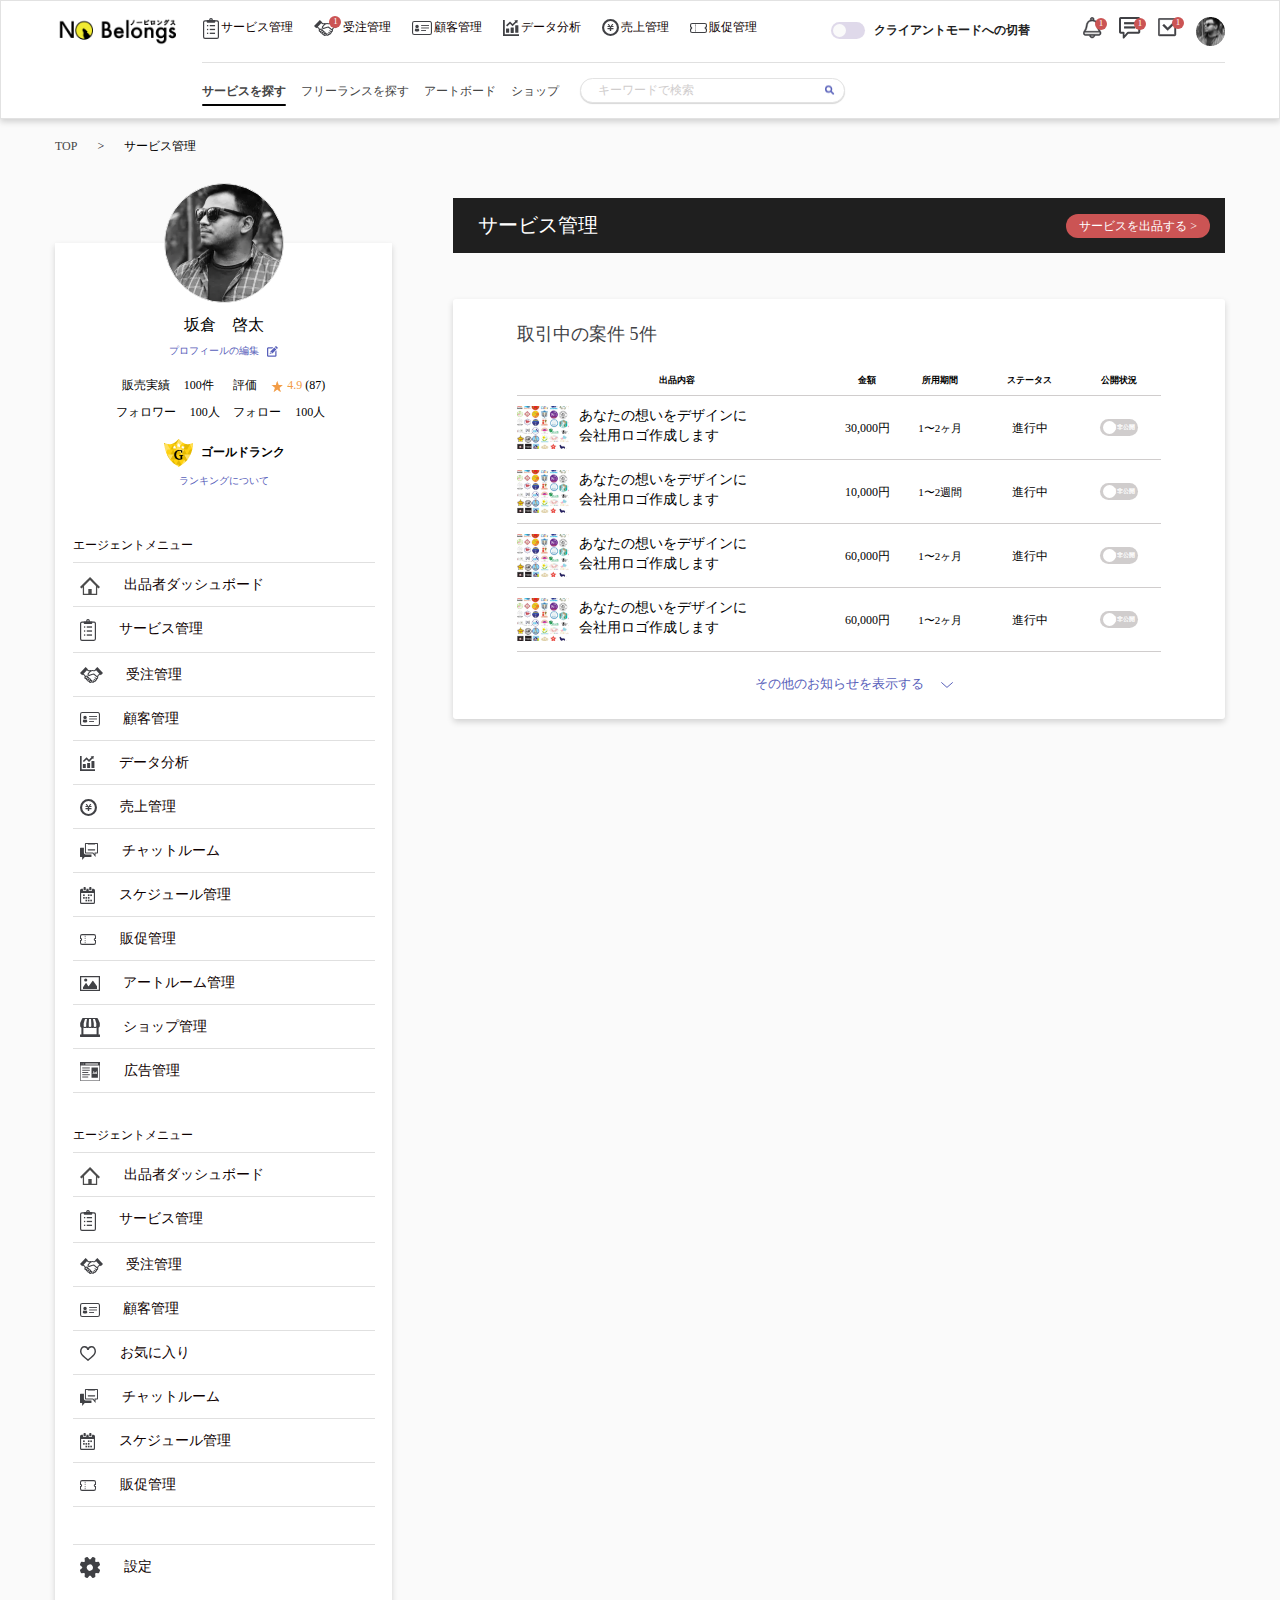
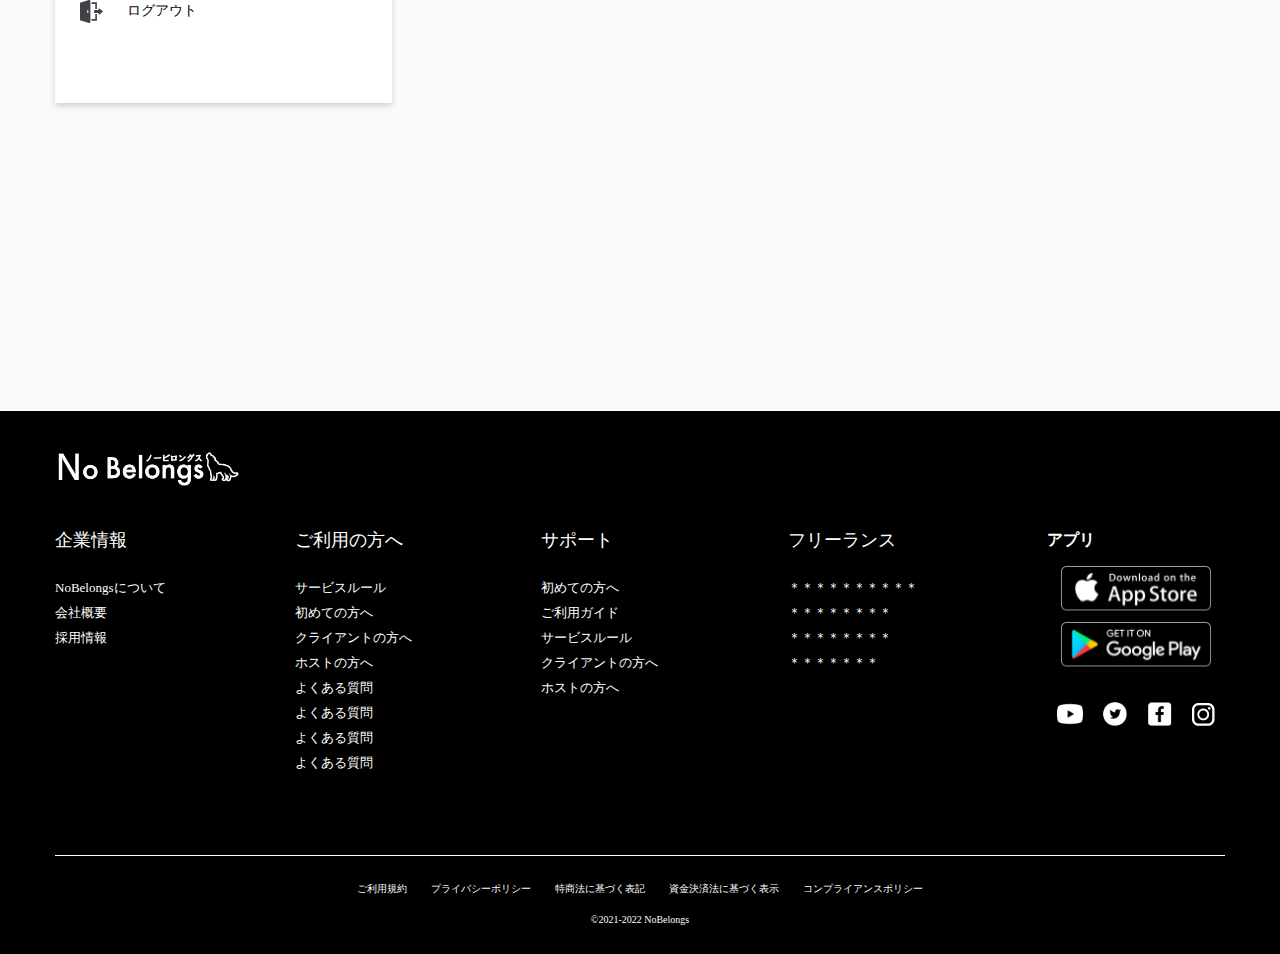
<file: service-management.html>
<!DOCTYPE html>
<html lang="en">
   <head>
      <meta charset="utf-8">
      <meta http-equiv="X-UA-Compatible" content="IE=edge">
      <meta name="viewport" content="width=device-width, initial-scale=1.0, maximum-scale=1.0, user-scalable=0">
      <meta name="description" content="">
      <meta name="author" content="">
      <link rel="icon" href="assets/img/favicon.svg" type="image/x-icon" />
      <title>No Belongs</title>
      <link rel="stylesheet" href="https://cdnjs.cloudflare.com/ajax/libs/font-awesome/6.1.1/css/all.min.css" crossorigin="anonymous" referrerpolicy="no-referrer" />
      <link href="assets/css/slick.css" rel="stylesheet">
      <link href="assets/css/slick-theme.css" rel="stylesheet">
      <link href="assets/css/bootstrap.css" rel="stylesheet">
      <link href="assets/css/style.css" rel="stylesheet">
   </head>
   <body>
      <header>
         <div class="container">
            <div class="nav-top-wrapper">
               <div class="nav-left-wrapper d-flex">
                  <div class="btn-toggle">
                     <img src="assets/img/hamburger.png" alt="">
                  </div>
                  <div class="logo">
                     <a href="#"><img src="assets/img/logo.png" alt=""></a>
                  </div>
                  <div class="nav-item">
                     <ul>
                        <li><a href="#"><img src="assets/img/manu-icon/menu-icon1.svg" alt="">サービス管理</a></li>
                        <li><a href="#"><img src="assets/img/manu-icon/menu-icon2.svg" alt=""><span class="notification-sms">1</span> 受注管理</a></li>
                        <li><a href="#"><img src="assets/img/manu-icon/menu-icon3.svg" alt="">顧客管理</a></li>
                        <li><a href="#"><img src="assets/img/manu-icon/menu-icon4.svg" alt="">データ分析</a></li>
                        <li><a href="#"><img src="assets/img/manu-icon/menu-icon5.svg" alt="">売上管理</a></li>
                        <li><a href="#"><img src="assets/img/manu-icon/menu-icon6.svg" alt="">販促管理</a></li>
                     </ul>
                  </div>
               </div>
               <div class="nav-right">
                  <div class="nav-right-switch">
                     <input type="checkbox" hidden="hidden" id="username">
                     <label class="switch" for="username"></label>
                     <a href="#">クライアントモードへの切替</a>
                  </div>
                  <div class="nav-right-socal-icon">
                     <ul class="d-flex">
                        <li><a href="#" class="search-header-top"><img src="assets/img/search.png" alt=""></a></li>
                        <li><a href="#"><img src="assets/img/nav-right-socal-icon1.png" alt=""><span class="notification-sms">1</span></a></li>
                        <li><a href="#"><img src="assets/img/nav-right-socal-icon2.png" alt=""><span class="notification-sms">1</span></a></li>
                        <li><a href="#"><img src="assets/img/nav-right-socal-icon3.png" alt=""><span class="notification-sms">1</span></a></li>
                        <li><a href="#"><img src="assets/img/nav-right-socal-admin.png" alt=""></a></li>
                     </ul>
                  </div>
               </div>
            </div>
            <div class="nav-bottom-wrapper">
               <ul>
                  <li class="active"><a href="#">サービスを探す</a></li>
                  <li><a href="#">フリーランスを探す</a></li>
                  <li><a href="#">アートボード</a></li>
                  <li><a href="#">ショップ</a></li>
               </ul>
               <div class="header-search">
                  <input type="text" placeholder="キーワードで検索">
                  <input type="submit">
               </div>
            </div>
         </div>
      </header>
      <section class="right-body-wrapper">
         <div class="container">
            <div class="row">
               <!-- menu -->
               <div class="col-md-12">
                  <div class="breadcrumbs-wrapper">
                     <ul class="d-flex">
                        <li><a href="#">TOP</a></li>
                        <li>></li>
                        <li>サービス管理</li>
                     </ul>
                  </div>
               </div>
               <div class="col-lg-4 side-ber">
                  <div class="toggle-backgroung">
                     <div class="image-close">
                        <img src="assets/img/close-btn.png" alt="">
                     </div>
                  </div>
                  <div class="silde-bar-menu--wrapper">
                     <div class="silde-bar-menu--info text-center">
                        <div class="user-address">
                           <div class="avatar-upload">
                              <div class="avatar-edit">
                                 <input type='file' id="imageUpload" accept=".png, .jpg, .jpeg" />
                              </div>
                              <div class="avatar-preview">
                                 <div id="imagePreview" style="background-image: url(assets/img/user-image.png);">
                                 </div>
                              </div>
                           </div>
                           <div class="text-left-item">
                              <p>坂倉　啓太</p>
                              <label for="imageUpload">プロフィールの編集 <img src="assets/img/edit-blue.png" alt=""></label>
                           </div>
                        </div>
                        <ul class="d-flex admin-item">
                           <li>販売実績 <span>100件</span></li>
                           <li>評価 <span class="color-yell"><img src="assets/img/yellow-star.png" alt=""> 4.9 </span>(87)</li>
                           <li>フォロワー <span>100人</span></li>
                           <li>フォロー <span>100人</span></li>
                        </ul>
                        <div class="ranking-about">
                           <div class="d-flex">
                              <img src="assets/img/gold.png" alt="">
                              <p>ゴールドランク</p>
                           </div>
                           <a href="#">ランキングについて</a>
                        </div>
                     </div>
                     <!-- menu -->
                     <div class="main-manu-sideber">
                        <p>エージェントメニュー</p>
                        <ul>
                           <li><a href="#"><span><img src="assets/img/manu-icon/menu-item1.svg" alt=""></span> 出品者ダッシュボード</a></li>
                           <li><a href="#"><span><img src="assets/img/manu-icon/menu-icon1.svg" alt=""></span> サービス管理</a></li>
                           <li><a href="#"><span><img src="assets/img/manu-icon/menu-icon2.svg" alt=""></span> 受注管理</a></li>
                           <li><a href="#"><span><img src="assets/img/manu-icon/menu-icon3.svg" alt=""></span> 顧客管理</a></li>
                           <li><a href="#"><span><img src="assets/img/manu-icon/menu-icon4.svg" alt=""></span> データ分析</a></li>
                           <li><a href="#"><span><img src="assets/img/manu-icon/menu-icon5.svg" alt=""></span> 売上管理</a></li>
                           <li><a href="#"><span><img src="assets/img/manu-icon/menu-item2.svg" alt=""></span> チャットルーム</a></li>
                           <li><a href="#"><span><img src="assets/img/manu-icon/menu-item3.svg" alt=""></span> スケジュール管理</a></li>
                           <li><a href="#"><span><img src="assets/img/manu-icon/menu-icon6.svg" alt=""></span> 販促管理</a></li>
                           <li><a href="#"><span><img src="assets/img/manu-icon/menu-item4.svg" alt=""></span> アートルーム管理</a></li>
                           <li><a href="#"><span><img src="assets/img/manu-icon/menu-item5.svg" alt=""></span> ショップ管理</a></li>
                           <li><a href="#"><span><img src="assets/img/manu-icon/menu-item6.svg" alt=""></span> 広告管理</a></li>
                        </ul>
                     </div>
                     <div class="main-manu-sideber m-top-25">
                        <p>エージェントメニュー</p>
                        <ul>
                           <li><a href="#"><span><img src="assets/img/manu-icon/menu-item1.svg" alt=""></span> 出品者ダッシュボード</a></li>
                           <li><a href="#"><span><img src="assets/img/manu-icon/menu-icon1.svg" alt=""></span> サービス管理</a></li>
                           <li><a href="#"><span><img src="assets/img/manu-icon/menu-icon2.svg" alt=""></span> 受注管理</a></li>
                           <li><a href="#"><span><img src="assets/img/manu-icon/menu-icon3.svg" alt=""></span> 顧客管理</a></li>
                           <li><a href="#"><span><img src="assets/img/manu-icon/manu-love.svg" alt=""></span> お気に入り</a></li>
                           <li><a href="#"><span><img src="assets/img/manu-icon/menu-item2.svg" alt=""></span> チャットルーム</a></li>
                           <li><a href="#"><span><img src="assets/img/manu-icon/menu-item3.svg" alt=""></span> スケジュール管理</a></li>
                           <li><a href="#"><span><img src="assets/img/manu-icon/menu-icon6.svg" alt=""></span> 販促管理</a></li>
                        </ul>
                     </div>
                     <div class="nav-right-switch">
                        <input type="checkbox" hidden="hidden" id="manu">
                        <label class="switch" for="manu"></label>
                        <a href="#">クライアントモードへの切替</a>
                     </div>
                     <div class="main-manu-sideber manu-admin-section">
                        <ul>
                           <li><a href="#"><span><img src="assets/img/manu-icon/setting.svg" alt=""></span> 設定</a></li>
                           <li><a href="#"><span><img src="assets/img/manu-icon/logout.svg" alt=""></span> ログアウト</a></li>
                        </ul>
                     </div>
                     <!-- menu end -->
                  </div>
               </div>
               <!-- menu end -->
               <div class="col-lg-8">
                  <!-- right-side-section -->
                  <div class="right-section-heading d-flex">
                     <h4>サービス管理</h4>
                     <a href="#">サービスを出品する ></a>
                  </div>
                  <div class="colm-wrapper-all">
                     <h3>取引中の案件 5件</h3>
                     <!-- desktop none -->
                     <div class="responsiv-content-right">
                        <div class="responsiv-content-right--wrapper">

                           <div class="responsiv-content-item">
                              <div class="responsiv-content-img">
                                 <img src="assets/img/table-image.png" alt="">
                              </div>
                              <p class="img-content">あなたの想いをデザインに <br> 会社用ロゴ作成します</p>
                              <div class="d-flex responsiv-content-btm">
                                 <p>所用期間</p>
                                 <p>1〜2ヶ月</p>
                                 <div class="switch switch-all-table">
                                    <input type="checkbox" class="ad-on">
                                    <label></label>
                                    <span></span>
                                </div> 
                              </div>
                           </div>
                           <div class="responsiv-content-item">
                              <div class="responsiv-content-img">
                                 <img src="assets/img/table-image.png" alt="">
                              </div>
                              <p class="img-content">あなたの想いをデザインに <br> 会社用ロゴ作成します</p>
                              <div class="d-flex responsiv-content-btm">
                                 <p>所用期間</p>
                                 <p>1〜2ヶ月</p>
                                 <div class="switch switch-all-table">
                                    <input type="checkbox" class="ad-on">
                                    <label></label>
                                    <span></span>
                                </div> 
                              </div>
                           </div>
                           <div class="responsiv-content-item">
                              <div class="responsiv-content-img">
                                 <img src="assets/img/table-image.png" alt="">
                              </div>
                              <p class="img-content">あなたの想いをデザインに <br> 会社用ロゴ作成します</p>
                              <div class="d-flex responsiv-content-btm">
                                 <p>所用期間</p>
                                 <p>1〜2ヶ月</p>
                                 <div class="switch switch-all-table">
                                    <input type="checkbox" class="ad-on">
                                    <label></label>
                                    <span></span>
                                </div> 
                              </div>
                           </div>
                           <div class="responsiv-content-item">
                              <div class="responsiv-content-img">
                                 <img src="assets/img/table-image.png" alt="">
                              </div>
                              <p class="img-content">あなたの想いをデザインに <br> 会社用ロゴ作成します</p>
                              <div class="d-flex responsiv-content-btm">
                                 <p>所用期間</p>
                                 <p>1〜2ヶ月</p>
                                 <div class="switch switch-all-table">
                                    <input type="checkbox" class="ad-on">
                                    <label></label>
                                    <span></span>
                                </div> 
                              </div>
                           </div>
                          
                        </div>
                     </div>
                     <!-- desktop none end -->
                     <div class="table-right-progress">
                        <table>
                           <tr>
                              <th>出品内容</th>
                              <th>金額</th>
                              <th>所用期間</th>
                              <th>ステータス</th>
                              <th>公開状況</th>
                           </tr>
                           <tr>
                              <td>
                                 <div class="d-flex tab-img-text">
                                    <img src="assets/img/table-image.png" alt="">
                                    <p>あなたの想いをデザインに <br>
                                        会社用ロゴ作成します
                                    </p>
                                 </div>
                              </td>
                              <td class="font-12">30,000円</td>
                              <td class="font-color">
                                1〜2ヶ月
                              </td>
                              <td class="font-12">進行中</td>
                              <td>
                                 <div class="switch switch-all-table">
                                    <input type="checkbox" class="ad-on">
                                    <label></label>
                                    <span></span>
                                </div> 
                              </td>
                           </tr>
                           <tr>
                            <td>
                               <div class="d-flex tab-img-text">
                                  <img src="assets/img/table-image.png" alt="">
                                  <p>あなたの想いをデザインに <br>
                                      会社用ロゴ作成します
                                  </p>
                               </div>
                            </td>
                            <td class="font-12">10,000円</td>
                            <td class="font-color">
                              1〜2週間
                            </td>
                            <td class="font-12">進行中</td>
                            <td>
                              <div class="switch switch-all-table">
                                 <input type="checkbox" class="ad-on">
                                 <label></label>
                                 <span></span>
                             </div> 
                            </td>
                         </tr>
                         <tr>
                            <td>
                               <div class="d-flex tab-img-text">
                                  <img src="assets/img/table-image.png" alt="">
                                  <p>あなたの想いをデザインに <br>
                                      会社用ロゴ作成します
                                  </p>
                               </div>
                            </td>
                            <td class="font-12">60,000円</td>
                            <td class="font-color">
                              1〜2ヶ月
                            </td>
                            <td class="font-12">進行中</td>
                            <td>
                              <div class="switch switch-all-table">
                                 <input type="checkbox" class="ad-on">
                                 <label></label>
                                 <span></span>
                             </div> 
                            </td>
                         </tr>
                         <tr>
                           <td>
                              <div class="d-flex tab-img-text">
                                 <img src="assets/img/table-image.png" alt="">
                                 <p>あなたの想いをデザインに <br>
                                     会社用ロゴ作成します
                                 </p>
                              </div>
                           </td>
                           <td class="font-12">60,000円</td>
                           <td class="font-color">
                             1〜2ヶ月
                           </td>
                           <td class="font-12">進行中</td>
                           <td>
                             <div class="switch switch-all-table">
                                <input type="checkbox" class="ad-on">
                                <label></label>
                                <span></span>
                            </div> 
                           </td>
                        </tr>
                         <tr class="show-more">
                            <td>
                               <div class="d-flex tab-img-text">
                                  <img src="assets/img/table-image.png" alt="">
                                  <p>あなたの想いをデザインに <br>
                                      会社用ロゴ作成します
                                  </p>
                               </div>
                            </td>
                            <td class="font-12">￥30,000</td>
                            <td class="font-color">
                              1〜２ヶ月
                            </td>
                            <td class="font-12">進行中</td>
                            <td class="text-center">
                              <!--  -->
                              <div class="switch switch-all-table">
                                 <input type="checkbox" class="ad-on">
                                 <label></label>
                                 <span></span>
                             </div> 
                              <!--  -->
                            </td>
                         </tr>
                
                       
                        </table>
                     </div>
                     <a href="javascript:void(0)" class="read-more">その他のお知らせを表示する</a>
                  </div>
                  <!-- right-side-section end -->
               </div>
            </div>
         </div>
      </section>

      <footer>
         <div class="container">
            <div class="fooetr-section">
               <div class="footer-logo">
                  <img src="assets/img/footer-logo.png" alt="">
               </div>
               <div class="fooetr-top-section">
                  <div class="main">
                     <div class="accordion">
                        <div class="accordion-item">
                           <h3 class="title">
                              <span>企業情報</span>
                              <i class="fas fa-chevron-down"></i>
                           </h3>
                           <ul class="paragraph">
                              <li><a href="#">NoBelongsについて</a></li>
                              <li><a href="#">会社概要</a></li>
                              <li><a href="#">採用情報</a></li>
                           </ul>
                        </div>
                        <div class="accordion-item">
                           <h3 class="title">
                              <span>ご利用の方へ</span>
                              <i class="fas fa-chevron-down"></i>
                           </h3>
                           <ul class="paragraph">
                              <li><a href="#">サービスルール</a></li>
                              <li><a href="#">初めての方へ</a></li>
                              <li><a href="#">クライアントの方へ</a></li>
                              <li><a href="#">ホストの方へ</a></li>
                              <li><a href="#">よくある質問</a></li>
                              <li><a href="#">よくある質問</a></li>
                              <li><a href="#">よくある質問</a></li>
                              <li><a href="#">よくある質問</a></li>
                           </ul>
                        </div>
                        <div class="accordion-item">
                           <h3 class="title">
                              <span>サポート</span>
                              <i class="fas fa-chevron-down"></i>
                           </h3>
                           <ul class="paragraph">
                              <li><a href="#">初めての方へ</a></li>
                              <li><a href="#">ご利用ガイド</a></li>
                              <li><a href="#">サービスルール</a></li>
                              <li><a href="#">クライアントの方へ</a></li>
                              <li><a href="#">ホストの方へ</a></li>
                           </ul>
                        </div>
                        <div class="accordion-item">
                           <h3 class="title">
                              <span>フリーランス</span>
                              <i class="fas fa-chevron-down"></i>
                           </h3>
                           <ul class="paragraph">
                              <li><a href="#">＊＊＊＊＊＊＊＊＊＊</a></li>
                              <li><a href="#">＊＊＊＊＊＊＊＊</a></li>
                              <li><a href="#">＊＊＊＊＊＊＊＊</a></li>
                              <li><a href="#">＊＊＊＊＊＊＊</a></li>
                           </ul>
                        </div>
                        <div class="accordion-socal-address">
                           <h3 class="title">
                              <span>アプリ</span>
                           </h3>
                           <ul class="socal-item">
                              <li><a href="#"><img src="assets/img/iphon-stor.png" alt=""></a></li>
                              <li><a href="#"><img src="assets/img/google-stor.png" alt=""></a></li>
                           </ul>
                           <ul class="footer-socal-item">
                              <li><a href="#"><img src="assets/img/footer-icon1.png" alt=""></a></li>
                              <li><a href="#"><img src="assets/img/footer-icon2.png" alt=""></a></li>
                              <li><a href="#"><img src="assets/img/footer-icon3.png" alt=""></a></li>
                              <li><a href="#"><img src="assets/img/footer-icon4.png" alt=""></a></li>
                           </ul>
                        </div>
                     </div>
                  </div>
               </div>
            </div>
            <div class="coppyright-wrapper">
               <ul>
                  <li><a href="#">ご利用規約</a></li>
                  <li><a href="#">プライバシーポリシー</a></li>
                  <li><a href="#">特商法に基づく表記</a></li>
                  <li><a href="#">資金決済法に基づく表示</a></li>
                  <li><a href="#">コンプライアンスポリシー</a></li>
               </ul>
               <div class="text-center">
                  <a href="#" class="copptright-titel">©︎2021-2022 NoBelongs</a>
               </div>
            </div>
         </div>
      </footer>
      <!-- -------------------- -->
      <script src='assets/js/jquery.min.js'></script>
      <script src="assets/js/slick.js"></script>
      <script src="assets/js/bootstrap.js"></script>
      <script src="assets/js/custom.js"></script>

      <script>
      

      </script>
   </body>
</html>
</file>
<file: assets/css/style.css>
*,
*::before,
*::after {
    box-sizing: border-box;
}

html {
    scroll-behavior: smooth;
    -webkit-tap-highlight-color: rgba(0, 0, 0, 0);
}

body {
    font-weight: 400;
    margin: 0;
    padding: 0;
    background-color: #FAFAFA;
    -webkit-font-smoothing: antialiased;
    -moz-osx-font-smoothing: grayscale;
    overflow-x: hidden;
    color: #000000;
    font-family: 'Source Han Sans JP';
}

.clearfix:before,
.clearfix:after {
    content: " ";
    display: table;
}

.clearfix:after {
    clear: both;
}

.clear {
    clear: both;
    line-height: 0;
    font-size: 0;
}

img {
    max-width: 100%;
}

p {
    font-size: 12px;
    margin: 0;
    line-height: 18px;
    font-weight: 400;
    font-family: 'Source Han Sans JP';
}

a {
    text-decoration: none;
    font-size: 10px;
}

@media(min-width: 768px) {
    p {
        font-size: 16px;
        line-height: 24px;
    }
    
    a {
        text-decoration: none;
        font-size: 14px;
    }
}

@media(min-width: 1200px) {
    p {
        font-size: 14px;
    }
    
    a {
        font-weight: 400;
        font-size: 12px;
    }
}

h1,
.h1,
h2,
.h2,
h3,
.h3,
h4,
.h4,
h5,
.h5,
h6,
.h6 {
    margin: 0;
    padding: 0;
}

ul,
ol {
    margin: 0;
    padding: 0;
    list-style-type: none;
}

li {
    font-size: 12px;
}

.container {
    width: 100%;
    max-width: 1200px;
    margin: 0 auto;
    padding: 0 15px;
}

@media (min-width: 1440px) {

    .container,
    .container-fluid,
    .container-sm,
    .container-md,
    .container-lg,
    .container-xl {
        padding-right: 15px;
        padding-left: 15px;
    }
}

.flex-prop {
    display: flex;
}

img {
    max-width: 100%;
}

/*button style*/

.btn {
    cursor: pointer;
    padding: 1px 11px 4px;
    text-align: center;
    display: inline-block;
    border: none;
    font-size: 12px;
    line-height: 17px;
    text-align: center;
    position: relative;
    transition: all .4s ease-in-out;
    border-radius: 0;
    overflow: hidden;
    z-index: 1;
}

.btn-primary {
    background-color: #5860BA;
    color: #fff !important;
}

/* ----- */

/* header */

header {
    border: 1px solid #E2E2E2;
    box-shadow: 0 3px 6px rgb(0 0 0 / 16%);
    width: 100%;
    display: inline-block;
    background-color: #fff;
}

.nav-top-wrapper {
    /* background-color: #478; */
    display: flex;
    align-items: center;
    justify-content: space-between;
    padding: 16px 0;
}

.nav-right-switch ,
.nav-item {
    display: none;
}

.btn-toggle {
    width: 21px;
    margin-right: 12px;
}

.nav-right-socal-icon ul li a {
    margin-right: 12px;
    position: relative;
}

.nav-right-socal-icon ul li:last-child a {
    margin-right: 0;
}

.nav-right-switch a {
    font-size: 12px;
    font-weight: bold;
    color: #1F1F1F;
}

.notification-sms {
    position: absolute;
    background-color: #CB5454;
    color: #fff;
    font-size: 9px;
    min-width: 12px;
    height: 12px;
    text-align: center;
    line-height: 11px;
    border-radius: 50px;
    right: -5px;
    top: -2px;
}

.nav-right-switch {
    margin-right: 53px;
}

.nav-bottom-wrapper {
    border-top: 0.5px solid #E0E0E0;
    display: none;
}

/* switch */
.nav-right-switch .switch {
    display: inline-block;
    position: relative;
    width: 34px;
    height: 17px;
    border-radius: 20px;
    background: #dfd9ea;
    transition: background 0.28s cubic-bezier(0.4, 0, 0.2, 1);
    vertical-align: middle;
    cursor: pointer;
    margin-right: 5px;
}
.nav-right-switch .switch::before {
    content: '';
    position: absolute;
    top: 1.7px;
    left: 2px;
    width: 13px;
    height: 13px;
    background: #fafafa;
    border-radius: 50%;
    transition: left 0.28s cubic-bezier(0.4, 0, 0.2, 1), background 0.28s cubic-bezier(0.4, 0, 0.2, 1), box-shadow 0.28s cubic-bezier(0.4, 0, 0.2, 1);
}
.nav-right-switch .switch:active::before {
    box-shadow: 0 2px 8px rgba(0,0,0,0.28), 0 0 0 20px rgba(128,128,128,0.1);
}
.nav-right-switch input:checked + .switch {
    background: #5860BA;
}
.nav-right-switch input:checked + .switch::before {
    left: 18px;
    background: #fff;
}
.nav-right-switch input:checked + .switch:active::before {
    box-shadow: 0 2px 8px rgba(0,0,0,0.28), 0 0 0 20px rgba(0,150,136,0.2);
}

.header-search {
    width: 265px;
    height: 25px;
    border: 1px solid #E3E3E3;
    background-color: #fff;
    border-radius: 28px;
    position: relative;
    box-shadow: 0 1px 1px rgba(0, 0, 0, 0.16);
    margin-left: 6px;
}

.header-search input[type=text] {
    width: 100%;
    height: 100%;
    border: none;
    outline: none;
    font-size: 12px;
    background-color: transparent;
    position: absolute;
    top: 0;
    left: 0;
    padding: 0px 17px;
}

.header-search input[type=text]::placeholder {
    color: #D0CDCD;
}

.header-search input[type=submit] {
    font-size: 0px;
    background-image: url(../img/search-blue.png);
    background-repeat: no-repeat;
    background-position: center center;
    width: 15px;
    height: 15px;
    position: absolute;
    top: 50%;
    right: 7px;
    transform: translate(0% , -50%);
    outline: none;
    border: none;
    background-color: transparent;
}

/* switch end */

@media(min-width: 992px) {
    .nav-item {
        display: block;
        margin-left: 21px;
    }

    .nav-item ul {
        display: flex;
    }

    .nav-item ul li a {
        color: #0D0000;
        font-size: 12px;
        display: inline-block;
        padding-right: 21px;
        position: relative;
    }

    .nav-item ul li a .notification-sms {
        left: 15px;
        right: unset;
    }

    .nav-item ul li a img {
        margin-right: 2px;
    }

    .btn-toggle ,
    .search-header-top {
        display: none;
    }

    .nav-bottom-wrapper {
        display: flex;
        align-items: center;
        width: calc(100% - 147px);
        float: right;
        padding: 15px 0;
    }

    .nav-bottom-wrapper ul li {
        padding-right: 15px;
        float: left;
    }

    .nav-bottom-wrapper ul li a {
        font-size: 12px;
        display: inline-block;
        color: #454545;
        position: relative;
    }

    .nav-bottom-wrapper ul li.active a {
        font-weight: bold;
    }

    .nav-bottom-wrapper ul li.active a::before {
        content: '';
        position: absolute;
        bottom: -6px;
        left: 0;
        width: 100%;
        height: 2px;
        background-color: #020202;
        border-radius: 10px;
    }
}

@media(min-width: 1200px) {

    .nav-right-switch {
        display: block;
    }

    .nav-right {
        display: flex;
    }

    .nav-right-socal-icon ul li a {
        margin-right: 17px;
    }
}
/* header end */

/* silde-bar-menu */
.silde-bar-menu--wrapper {
    position: fixed;
    top: 0;
    left: -100%;
    width: 337px;
    height: 100vh;
    overflow: auto;
    padding: 0 0;
    margin: 0 0;
    background-color: #fff;
    box-shadow: 0 3px 6px rgba(0, 0, 0, 0.16);
    transition: all 0.3s ease-in-out;
    z-index: 1;
}

.silde-bar-menu--wrapper.active {
    left: 0;
}

.toggle-backgroung {
    position: fixed;
    width: 100%;
    height: 100%;
    background-color: rgba(8, 8, 8, 0.82);
    top: 0;
    left: 0;
    opacity: 0;
    visibility: hidden;
    transition: all 0.5s ease-in-out;
}

.toggle-backgroung.active {
    opacity: 1;
    visibility: visible;
}

.silde-bar-menu--info {
    border-radius: 3px;
}

/* --------------------------- */
.avatar-upload {
    position: relative;
    max-width: 100%;
  }
  .avatar-upload .avatar-edit {
    position: absolute;
    right: 12px;
    z-index: 1;
    top: 10px;
  }
  .avatar-upload .avatar-edit input {
    display: none;
  }

  .avatar-upload .avatar-edit input + label:hover {
    background: #f1f1f1;
    border-color: #d6d6d6;
  }
  .avatar-upload .avatar-edit input + label:after {
    content: "\f040";
    font-family: 'FontAwesome';
    color: #757575;
    position: absolute;
    top: 10px;
    left: 0;
    right: 0;
    text-align: center;
    margin: auto;
  }
  .avatar-upload .avatar-preview {
    width: 85px;
    height: 85px;
    position: relative;
    border-radius: 100%;
    margin: 0 auto;
  }
  .avatar-upload .avatar-preview > div {
    width: 100%;
    height: 100%;
    border-radius: 100%;
    background-size: cover;
    background-repeat: no-repeat;
    background-position: center;
  }

  .breadcrumbs-wrapper ul {
    padding: 18px 0;
  }
  
.breadcrumbs-wrapper ul li {
    font-size: 12px;
    padding-right: 20px;
}

.breadcrumbs-wrapper ul li a {
    color: #454545;
}

.admin-item {
    flex-wrap: wrap;
    width: 100%;
    max-width: 223px;
    margin: 0 auto;
}

.silde-bar-menu--info p {
    font-size: 16px;
    color: #000000;
}

.silde-bar-menu--info label {
    font-size: 10px;
    color: #5860BA;
    cursor: pointer;
}

.silde-bar-menu--info label img {
    margin-left: 5px;
}

.admin-item {
    margin-top: 8px;
}

.admin-item li {
    width: 50%;
    color: #000000;
    padding-top: 7px;
}

.admin-item li span {
    padding-left: 11px;
}

.user-address {
    display: flex;
    align-items: center;
    width: 100%;
    max-width: 218px;
    margin: 0 auto;
    padding-top: 40px;
}

.color-yell {
    color: #F29C46;
}

.text-left-item {
    text-align: left;
    margin-left: 23px;
}

.ranking-about {
    margin-top: 16px;
}

.ranking-about .d-flex {
    justify-content: center;
    align-items: center;
}

.ranking-about p {
    font-size: 12px;
    font-weight: bold;
    color: #000000;
    padding-left: 8px;
}

.ranking-about a {
    color: #5860BA;
    font-size: 10px;
}

.main-manu-sideber {
    width: 302px;
    margin: 0 auto;
    margin-top: 37px;
}

.main-manu-sideber p {
    font-size: 12px;
    color: #0D0000;
    padding: 5px 0;
}

.main-manu-sideber ul li a {
    display: inline-block;
    width: 100%;
    padding: 11px 7px;
    border-top: 1px solid #E0E0E0;
    font-size: 14px;
    color: #0D0000;
}

.main-manu-sideber ul li:last-child a {
    border-bottom: 1px solid #E0E0E0;
}

.main-manu-sideber ul li a span {
    width: 20px;
    margin-right: 20px;
}

.manu-admin-section {
    border-top: 1px solid #E0E0E0;
    padding-bottom: 69px;
}

.manu-admin-section ul li:last-child a ,
.manu-admin-section ul li a {
    border: none;
}

.image-close {
    position: absolute;
    left: 350px;
    top: 15px;
    cursor: pointer;
}

.silde-bar-menu--wrapper .nav-right-switch {
    margin: 0 auto;
    display: table;
    margin-top: 32px;
}

@media(min-width: 992px) {
    .silde-bar-menu--wrapper {
        position: relative;
        top: 0;
        left: 0;
        width: auto;
        height: auto;
        overflow: auto;
        background-color: #fff;
        box-shadow: 0 3px 6px rgb(0 0 0 / 16%);
    }

    .user-address {
        display: block;
        width: 100%;
        max-width: unset;
    }

    .text-left-item {
        text-align: center;
        margin-left: 0;
    }

    .avatar-upload .avatar-preview {
        width: 120px;
        height: 120px;
        margin-bottom: 10px;
    }

    .main-manu-sideber {
        padding-left: 15px;
        padding-right: 15px;
    }

    .toggle-backgroung {
        display: none;
    }

    .silde-bar-menu--wrapper .nav-right-switch {
        display: none;
    }
}

@media(min-width: 1200px) {
    .main-manu-sideber {
        padding-left: 0;
        padding-right: 0;
    }

    .avatar-upload .avatar-preview > div {
        margin-top: -100px;
    }

    .silde-bar-menu--wrapper {
        overflow: unset;
        width: 337px;
    }

    .side-ber {
        margin-top: 70px;
    }
}

/* silde-bar-menu end */

/* right-side-section */

.right-section-heading {
    background-color: #1F1F1F;
    padding: 15px;
    margin-bottom: 20px;
}

.right-section-heading h4 {
    font-size: 18px;
    color: #FFFFFF;
}

.colm-wrapper-all {
    background-color: #fff;
    border-radius: 3px;
    box-shadow: 0 3px 6px rgb(0 0 0 / 16%);
    padding: 15px 12px 18px;
    margin-bottom: 33px;
}

.colm-wrapper-all h3 {
    font-size: 18px;
    color: #404145;
    padding-bottom: 10px;
}
.news-content span ,
.news-content p {
    font-size: 14px;
    color: #404145;
    line-height: 20px;
}

.news-content {
    border-bottom: 1px solid #D0CDCD;
    padding-bottom: 15px;
}

.show-more {
    display: none;
}

.read-more {
    position: relative;
    margin: 0 auto;
    display: table;
    margin-top: 15px;
    color: #5860BA;
    font-size: 13px;
}

.read-more::before {
    content: '';
    position: absolute;
    top: 8px;
    right: -30px;
    width: 13px;
    height: 7px;
    background-image: url(../img/blue-arrou-down.png);
    background-repeat: no-repeat;
    background-size: cover;
}

.read-more.on::before {
    background-image: url(../img/blue-arrou-down.png);
    transform: rotate(180deg) translate(0px, 2px);
}

.mobile-revs {
    display: flex;
    flex-wrap: wrap;
    flex-direction: column-reverse;
}

@media(min-width:768px) {

    .colm-wrapper-all {
        padding: 30px;
    }

    .news-content {
        width: 100%;
        display: flex;
        padding: 8px 10px;
    }

    .colm-wrapper-all h3 {
        padding-bottom: 20px;
    }

    .news-content p {
        padding-right: 35px;
    }

    .mobile-revs {
        display: unset;
    }
}

@media(min-width:1200px) {

    .right-section-heading {
        padding-left: 25px;
        margin-bottom: 46px;
        margin-top: 25px;
    }

    .right-section-heading h4 {
        font-size: 20px;
        line-height: 25px;
    }

    .colm-wrapper-all {
        padding: 25px 64px;
        margin-bottom: 57px;
    }

    .m-top-25 {
        margin-top: 25px;
    }

}

/* ----------------------------- */

.image-text-wrapper {
    margin-bottom: 17px;
}

.responsiv-content-right--wrapper {
    margin-top: 15px;
}

.responsiv-content-item {
    width: 100%;
    display: flex;
    align-items: center;
    flex-wrap: wrap;
    justify-content: space-between;
    border-bottom: 1px solid #D0CDCD;
    padding: 17px 0; 
}

.responsiv-content-img {
    width: 52px;
    margin-bottom: 10px;
}

.img-content {
    width: calc(100% - 62px);
    font-size: 14px;
    color: #000000;
    line-height: 20px;
    margin-bottom: 10px;
}

.responsiv-content-btm {
    justify-content: space-between;
    align-items: center;
    width: 100%;
}

.responsiv-content-btm p {
    font-size: 12px;
    color: #000000;
    line-height: 17px;
}

.responsiv-content-btm p span {
    color: #CB5454;
}

.table-right-progress {
    display: none;
}

.image-text-img img {
    width: 100%;
    height: 100%;
}

.image-text-content {
    background-color: #fff;
    padding: 6px 8px;
}

.image-text-content p {
    font-size: 12px;
    color: #000000;
    line-height: 17px;
}

.ratting {
    color: #404145;
    font-size: 12px;
    padding: 7px 0;
}

.ratting span {
    color: #F29C46;
}

.image-text-btn {
    display: flex;
    justify-content: space-between;
}

.edit-icon {
    float: right;
    font-size: 11px;
    color: #5860BA;
    line-height: 11px;
    display: inline-block;
    padding-bottom: 3px;
}


.edit-icon img {
    margin-left: 10px;
}

.right-body-wrapper {
    padding-bottom: 150px;
}

@media(min-width: 768px) {
    .responsiv-content-right--wrapper {
        display: none;
    }

    .table-right-progress {
        display: block;
    }

    /* ---- */
    .table-right-progress table {
        width: 100%;
    }
    .table-right-progress table th {
        color: #000000;
        font-size: 9px;
        text-align: center;
        padding: 8px 12px;
    }

    .table-right-progress table tr td {
        padding: 10px 0;
        border-top: 1px solid #D0CDCD;
        border-bottom: 1px solid #D0CDCD;
    }

    .table-right-progress table p {
        font-size: 14px;
        color: #000000;
        line-height: 20px;
    }

    .table-right-progress table .tab-img-text img {
        margin-right: 10px;
    }

    .font-12 {
        text-align: center;
        font-size: 12px;
    }

    .font-color {
        font-size: 11px;
        text-align: center;
        color: #000000;
        line-height: 16px;
    }

    .font-color span {
        color: #CB5454;
        font-weight: bold;
    }

    .image-text-btn p {
        font-size: 19px;
    }

    .edit-icon {
        margin-top: 10px;
    }

    .image-text-wrapper {
        margin-bottom: 23px;
    }
}

@media(min-width: 1200px) {
    .right-body-wrapper {
        padding-bottom: 308px;
    }
}

/* right-side-section end */

/* footer */


/* Footer */

footer {
	width: 100%;
    background-color: #000000;
    padding: 40px 0 52px 0;
}

.footer-logo {
    margin: 0 auto;
    display: table;
    padding-bottom: 28px;
}

footer .container {
    padding: 0 0;
}

.accordion-item {
    background-color: transparent;
}

.footer__social-icons {
	margin: 0 0 10px 0;
}

.footer__social-icons li {
	display: inline-block;
	margin-right: 4px;
}


.fooetr-bottom__item {
	text-align: center;
}

.main .accordion {
	max-width: 100%;
	padding-left: 4px;
	padding-right: 4px;
}

.main .accordion-item {
	margin: 0;
	overflow: hidden;
	border: none;
	outline: none;
    border-bottom: 0.5px solid #FFFFFF;
}

.main .accordion-item:last-child {
	border-bottom: 0px;
}

.main .accordion-item .title {
	display: flex;
	justify-content: space-between;
	align-items: center;
	cursor: pointer;
	font-size: 15px;
	line-height: 20px;
    padding: 14px 20px 14px 20px;
}

.main .accordion-item .title i.fas {
	font-size: 0.9rem;
	transform: translateX(-50%) rotate(0);
	transition: transform 0.15s ease;
}

.main .accordion-item .paragraph {
	display: none;
	padding: 0 35px 0 31px;
	margin: 0px 0 20px 0;
}

.main .accordion-item .paragraph li {
    padding: 2px 0;
}

.main .accordion-item .paragraph li a {
	font-size: 13px;
	line-height: 21px;
    color: #fff;
}

.main .accordion-item.active .title i.fas {
	transform: translateX(-50%) rotate(180deg);
}

.main .accordion-item.active .paragraph {
	display: block;
}

.accordion-item h3 {
    color: #fff;
    font-size: 16px;
}

.accordion-socal-address h3 {
    display: none;
}

.socal-item {
    display: flex;
    flex-wrap: wrap;
    justify-content: space-between;
    max-width: 346px;
    margin: 0 auto;
    margin-top: 33px;
}

.socal-item li a {
    width: 150px;
    height: 45px;
    display: inline-block;
}

.socal-item li a img {
    width: 100%;
    height: 100%;
}

.footer-socal-item {
    display: flex;
    align-items: center;
    justify-content: center;
    padding: 60px 0;
}

.footer-socal-item li a {
    padding: 0 10px;
}

.coppyright-wrapper {
    border-top: 0.5px solid #FFFFFF;
    padding: 20px 0 0 0;
}

.coppyright-wrapper ul {
    display: flex;
    align-items: center;
    justify-content: center;
    width: 100%;
    max-width: 321px;
    flex-wrap: wrap;
    margin: 0 auto;
}

.coppyright-wrapper ul li a {
    color: #fff;
    color: #fff;
    font-size: 10px;
    display: inline-block;
    padding: 5px 12px;
}

.copptright-titel {
    color: #fff;
    font-size: 10px;
    text-align: center;
    display: inline-block;
    margin-top: 52px;
}

@media (min-width:768px) {
    footer .container {
        padding: 0 15px;
    }
}

@media (min-width:992px) {

	.main {
		width: 100%;
	}

    .main .accordion-item {
        border: none;
    }

	.main .accordion-item .paragraph {
		display: block;
        padding:  0 0;
	}

	.main .accordion {
		padding-left: 0px;
		padding-right: 0px;
		display: flex;
		justify-content: space-between;
	}

	.main .accordion-item .title {
		display: block;
		padding: 0px;
		font-size: 18px;
		line-height: 20px;
		margin-bottom: 25px;
	}

	.main .accordion-item .title i.fas {
		display: none;
	}

    .accordion-socal-address h3 {
        display: block;
        color: #fff;
        font-size: 16px;
        font-weight: bold;
    }

    .socal-item {
        margin-top: 17px;
        max-width: 150px;
    }

    .socal-item li a {
        margin-bottom: 11px;
    }

    .footer-socal-item {
        padding: 23px 0 0 0;
    }

    .coppyright-wrapper ul {
        max-width: 100%;
    }

    .copptright-titel {
        margin-top: 11px;
    }

    footer {
        padding: 40px 0 24px 0;
    }

    .footer-logo {
        margin: 0 0;
        padding-bottom: 42px;
    }

    .coppyright-wrapper {
        margin-top: 60px;
    }
}


/* footer end */

/* service */

.right-section-heading {
    flex-wrap: wrap;
    align-items: center;
    justify-content: space-between;
}

.right-section-heading a {
    font-size: 12px;
    color: #fff;
    background-color: #CB5454;
    border-radius: 60px;
    padding: 3px 13px;
}

.switch-all-table input {
    position: absolute;
    width: 100%;
    height: 100%;
    z-index: 100;
    opacity: 0;
    cursor: pointer;
}

.switch-all-table {
    border-radius: 0;
    width: 38px;
    height: 17px;
    margin: 0 auto;
    position: relative;
}

.switch-all-table span{
    display: block;
    width: 100%;
    height: 100%;
    position: relative;
    border-radius: 40px;
    background-color: #D0CDCD;
}

.switch-all-table span:before {
    content: "非公開";
    position: absolute;
    top: 4px;
    right: 3px;
    color: #fff;
    font-weight: bold;
    font-size: 6px;
}

.switch-all-table span:after {
    content: "公開";
    color: #fff;
    font-weight: bold;
    font-size: 6px;
    position: absolute;
    left: 4px;
    top: 4px;
}

.switch-all-table label {
    background: #fff;
    border-radius: 40px;
    display: block;
    height: 75%;
    position: absolute;
    right: 58%;
    top: 2px;
    transition: all .3s;
    width: 35%;
    z-index: 2;
}

.switch-all-table input:checked + label {
    left: auto;
    right: 3%;
    top: 2px;
    width: 50%;
}

.active.switch-all-table span {
    background-color: #CB5454;
}

.active.switch-all-table span:after {
    color: #fff;
}

.responsiv-content-item .switch-all-table {
    margin: 0 0;
}

/* service end */

/* service-management */

.sales-balance--wrapper {
    background-color: #fff;
    padding: 17px 8px 66px;
    box-shadow: 0 3px 6px rgb(0 0 0 / 16%);
    border-radius: 3px;
}

.sales-balance-heading {
    justify-content: space-between;
    align-items: center;
    border-bottom: 2px solid #E0E0E0;
    padding: 6px 6px;
}

.sales-balance-heading h4 {
    font-size: 14px;
    color: #000000;
}

.sales-balance-heading a {
    color: #5860BA;
    font-size: 12px;
}

.sales-balance-heading a img {
    margin-left: 8px;
}

.sales-balance {
    border-bottom: 2px solid #E0E0E0;
    text-align: center;
    padding: 10px 0;
}

.sales-balance p {
    color: #404145;
    font-size: 14px;
    line-height: 20px;
    padding-bottom: 5px;
}

.sales-balance h2 {
    color: #0D0000;
    font-size: 30px;
    font-weight: bold;
}

.sales-balance h2 span {
    font-size: 18px;
    padding-left: 4px;
}

.sales-balance-valu {
    padding: 15px 0;
    border-bottom: 2px solid #E0E0E0;
}

.sales-balance-btn {
    text-align: center;
    width: 230px;
    margin: 0 auto;
}

.sales-balance-valu h2 {
    display: none;
}

.btn-secondary {
    background-color: #CB5454;
    border-radius: 80px;
    font-size: 14px;
    font-weight: bold;
    padding: 9px 53px;
    color: #fff !important;
}

.btn-tertiary {
    background-color: #5860BA;
    border-radius: 80px;
    font-size: 14px;
    font-weight: bold;
    padding: 9px 53px;
    color: #fff !important;
}

.sales-performance-wrapper {
    border: 1px solid #E3E3E3;
    margin-top: 64px;
    border-radius: 5px;
    padding-bottom: 15px;
}

.fee-charged {
    border: none;
}

.fee-charged h4 {
    font-size: 12px;
    color: #0D0000;
}

.sales-performance-item {
    border-bottom: 1px solid #E0E0E0;
    display: flex;
    align-items: center;
    padding: 8px 0;
    justify-content: space-between;
}

.sales-performance-item p {
    font-size: 14px;
    color: #000000;
    padding: 0 15px;
}

.sales-performance-wrapper h4 {
    font-size: 14px;
    color: #000000;
    border-bottom: 1px solid #D0CDCD;
    padding: 23px 21px 6px;
}

.sales-performance-item-flex {
    margin-top: 33px;
    padding: 0 15px;
}

.sales-performance-item p span {
    font-weight: 500;
    font-size: 14px;
}

.date-sales-performance {
    color: #D0CDCD;
    font-size: 14px;
}

.sales-performance-left p {
    padding: 0 0;
    font-size: 14px;
    color: #404145;
}

.sales-performance-left p span {
    display: block;
    font-size: 12px;
}

.sales-performance-right p {
    font-size: 14px;
    color: #404145;
}

.sales-performance-right {
    flex-wrap: wrap;
    text-align: right;
    justify-content: flex-end;
}

.pagination-item {
    margin-top: 20px;
}

.pagination-item ul {
    width: 100%;
    display: flex;
    align-items: center;
    justify-content: center;
}

.pagination-item ul li a {
    font-size: 14px;
    font-weight: 500;
    color: #404145;
    border: 1px solid #C5C5C5;
    border-radius: 2px;
    width: 27px;
    height: 27px;
    display: inline-block;
    text-align: center;
    margin: 4px;
    line-height: 24px;
}

.pagination-item ul li.active a {
    background-color: #C5C5C5;
    color: #fff;
}


@media(min-width: 768px) {
    .sales-balance-valu h2 {
        display: block;
        font-size: 25px;
        font-weight: bold;
    }

    .sales-balance-valu h2 span {
        font-size: 15px;
        padding-left: 5px;
    }

    .sales-balance-valu {
        display: flex;
        justify-content: space-between;
        align-items: center;
    }

    .sales-balance-btn {
        width: auto;
        margin: 0 0;
    }
}

@media(min-width: 992px) {
    .sales-balance-valu {
        padding: 25px 6px;
    }

    .btn-tertiary ,
    .btn-secondary {
        padding: 9px 17px;
    }

    .sales-balance--wrapper {
        padding: 25px 32px 77px 32px;
    }

    .sales-balance {
        padding: 26px 0;
    }

    .sales-balance-heading h4 {
        font-size: 18px;
    }

    .fee-charged h4 {
        font-size: 12px;
    }

    .sales-performance-wrapper h4 {
        font-size: 18px;
    }

    .sales-performance-item .d-flex p {
        padding: 0 25px;
    }

    .sales-performance-wrapper {
        padding-bottom: 21px;
    }
}

/* service-management end */

/* chart */

.chart-list {
    background-color: #fff;
    padding: 15px 0 40px;
    border-radius: 3px;
    box-shadow: 0 3px 6px rgba(0, 0, 0, 0.16);
}

.chart-list-item.active {
    background-color: #F5F6FA;
}

.chart-list-item {
    justify-content: space-between;
    align-items: center;
    padding: 21px 15px 21px 21px;
    border-bottom: 1px solid #F1F1F3;
    cursor: pointer;
}

.chart-list-img {
    width: 42px;
    height: 42px;
    overflow: hidden;
    border-radius: 50px;
    border: 1px solid #E5E5E5;
}

.chart-list-text p {
    font-size: 13px;
    color: #4D4F5C;
}

.chart-list-text {
    padding: 0 7px;
    width: calc(100% - 42px);
}

.chart-list-text p span {
    font-weight: bold;
    font-size: 11px;
}

.chart-list-img-text {
    align-items: center;
}

.chart-list-right img {
    width: 40px;
}

.chart-list-right p {
    font-size: 11px;
    color: #43425D;
    text-align: center;
}

.chart-list-img img {
    width: 100%;
    height: 100%;
    object-fit: cover;
}

.chart-list .header-search {
    margin: 0 0 30px 21px;
}

.mobile-none {
    display: none !important;
}

.chart-dtl-header {
    width: 100%;
    background-color: #E0E0E0;
    padding: 10px 0;
    text-align: center;
}

.chart-dtl-header a {
    font-size: 14px;
    color: #404145;
    font-weight: bold;
}

/* ----------------------------------------------------- */
.chart-dtl {
    background-color: #fff;
    box-shadow: 0 3px 6px rgba(0, 0, 0, 0.16);
    margin-top: 37px;
    padding-bottom: 80px;
}

.company-logo {
    padding: 18px 21px 21px 28px;
    display: flex;
    width: 100%;
}

.company-logo-content {
    padding-left: 10px;
}

.company-logo-img {
    width: 92px;
}

.company-logo-content p {
    font-size: 18px;
    color: #000000;
    line-height: 26px;
}

/* ---------- */
.chat-room-wrapper {
    border: 1px solid #E3E3E3;
    box-shadow: 0 1px 1px rgba(0, 0, 0, 0.16);
    margin-top: 34px;
    border-radius: 5px;
}

.chat-room-img-text {
    padding: 20px 12px;
    position: relative;
}

.chat-room-item > p {
    font-size: 15px;
    color: #454545;
    font-weight: bold;
    padding: 0 22px;
}

.chat-room-item {
    padding: 0 5px;
}

.chat-room-img {
    width: 35px;
    height: 35px;
    border-radius: 50px;
    overflow: hidden;
}

.img-null {
    border: 1px solid;
}

.chat-room-content h4 {
    font-size: 14px;
    color: #404145;
    padding: 10px 0 17px 0;
}

.chat-room-content {
    padding-left: 6px;
    width: calc(100% - 35px);
}

.chat-room-content a {
    border: 1px solid #404145;
    color: #404145;
    font-size: 12px;
}

.chat-room-content p {
    font-size: 14px;
    color: #404145;
}

.chat-room-content h5 {
    font-size: 14px;
    color: #D0CDCD;
    padding-top: 15px;
}

.chat-room-content span {
    color: #BFC0C4;
    font-size: 14px;
    position: absolute;
    top: 15px;
    right: 15px;
}

.chat-room-img-text.active {
    background-color: #F0F3F5;
}

@media(min-width: 992px) {
    .right-body-wrapper .col-lg-4 .right-section-heading {
        display: none !important;
    }

    .mobile-none {
        display: block !important;
    }

    .company-logo-content {
        padding-left: 20px;
    }
}

@media(min-width: 1200px) {
    .chart-list-text p span {
        font-size: 14px;
    }

    .chart-list-text p {
        font-size: 11px;
    }

    .chart-list {
        margin-top: 25px;
    }
    .company-logo {
        padding: 0 0;
        margin-bottom: 77px;
    }

    .chart-dtl--wrapper {
        padding: 34px 39px 80px;
    }

    .chat-room-item > p {
        padding: 0 0px;
    }

    .chat-room-wrapper {
        margin-top: 13px;
    }

    .chat-room-img-text {
        padding: 20px 12px 35px;
    }

    .read-more {
        margin-top: 22px;
    }

    .chart-dtl {
        padding-bottom: 0;
    }
}

/* chart end */

/* data-analysis */

.data-analysis-wrapper ul.tabs{
    display: flex;
    flex-wrap: wrap;
}

.data-analysis-wrapper ul.tabs li{
    display: flex;
    font-size: 12px;
    color: #0D0000;
    align-items: center;
    justify-content: center;
    margin: 0 0 10px 0;
    cursor: pointer;
    padding: 9px 16px;
    background-color: #F0F3F5;
    height: 40px;
}

.data-analysis-wrapper ul.tabs li img {
    margin-right: 4px;
}

.data-analysis-wrapper ul.tabs li.current{
	background: #404145;
	color: #fff;
}


.data-analysis-wrapper .tab-content{
	display: none;
    background-color: #fff;
	padding: 15px;
    border-radius: 3px;
    box-shadow: 0 3px 6px rgba(0, 0, 0, 0.16);
}

.data-analysis-wrapper .tab-content.current{
	display: inherit;
}

.data-analysis-wrapper ul.tabs li.current .img-active-none ,
.img-active {
    display: none;
}

.data-analysis-wrapper ul.tabs li.current .img-active {
    display: block;
}

/* ---- */
.chartjs-wrapper {
    width: 100%;
  }

  .line-chaer-item {
    display: inline-block;
    width: 100%;
  }

  .line-chaer-item select {
    float: right;
    border: 1px solid #E3E3E3;
    box-shadow: 0 3px 6px rgba(0, 0, 0, 0.16);
    font-size: 12px;
    color: #454545;
    padding: 5px 19px;
    outline: none;
  }

  .chartjs-wrapper #linechart {
    height: 200px !important;
  }

  .chart-dtl-wrapper {
    width: 100%;
    flex-wrap: wrap;
    justify-content: space-between;
    border-radius: 3px;
    box-shadow: 0 1px 3px rgba(0, 0, 0, 0.08);
    padding: 10px;
    margin-top: 10px;
  }

  .chart-live-demo {
    width: calc(70% - 5px);
  }

   .chart-content {
    width: calc(30% - 5px);
  }

  .chart-content h4 {
    font-size: 14px;
    padding-bottom: 30px;
    color: #404145;
  }

  .chart-content h3 {
    font-size: 16px;
    font-weight: bold;
    padding-bottom: 5px;
    line-height: 20px;
  }

  .red-color h3 span {
    color: #CB5454 !important;
  }

  .chart-content h3 span {
    display: block;
    font-size: 10px;
    color: #5860BA;
  }

  .padd-20 {
    padding-bottom: 61px;
}

@media(min-width: 768px) {
    .data-analysis-wrapper ul.tabs li {
        width: 20%;
        height: 43px;
        border-radius: 10px 10px 0 0;
        margin: 0 0 0px 0;
        box-shadow: 1px 0 6px rgba(0, 0, 0, 0.16);
    } 

    .chartjs-wrapper #linechart {
        height: auto !important;
      }

      .chart-dtl-wrapper {
        padding: 23px 26px;
      }
}

@media(min-width: 1200px) {
    .line-chaer-item {
        padding: 44px 72px 64px;
    }

    .line-chaer-item select {
        width: 133px;
    }

    .padd-20 {
        padding: 0 20px;
        padding-bottom: 111px;
    }
}


/* ------------- */
.industry-sales-ranking {
    background-color: #fff; 
    border-radius: 3px;
    box-shadow: 0 3px 6px rgba(0, 0, 0, 0.16);
    margin-top: 50px;
    padding: 15px;
}

.industry-sales-ranking ul.tabs-two{
    width: 100%;
    max-width: 600px;
    margin: 0 auto;
    display: flex;
    flex-wrap: wrap;
    justify-content: center;
    align-items: center;
}
.industry-sales-ranking ul.tabs-two li{
    font-size: 12px;
    color: #0D0000;
    cursor: pointer;
    padding: 9px 16px;
    background-color: #F0F3F5;
    width: 33.33%;
    height: 40px;
    display: flex;
    align-items: center;
    justify-content: center;
}

.industry-sales-ranking ul.tabs-two li.current{
	background: #404145;
	color: #fff;
}

.industry-sales-ranking .tab-content-two{
	display: none;
	background: #fff;
	padding: 15px;
}

.industry-sales-ranking .tab-content-two.current{
	display: inherit;
}

.industry-sales-ranking h2 {
    font-size: 16px;
    color: #404145;
    padding-bottom: 20px;
}

.industry-sales-ranking-bottom  {
    background-color: #fff; 
    border-radius: 3px;
    box-shadow: 0 3px 6px rgba(0, 0, 0, 0.16);
    width: 100%;
    max-width: 530px;
    margin: 0 auto;
    padding: 15px;
    margin-top: 30px;
}

.industry-sales-ranking-bottom ul {
    display: flex;
    justify-content: center;
    align-items: center;
    width: 50%;
}

.industry-sales-ranking-bottom ul li {
    font-size: 12px;
    color: #404145;
    padding: 0 5px;
}

@media(min-width: 768px) {
    .industry-sales-ranking {
        margin-top: 100px;
    }
}

@media(min-width: 1200px) {
    .industry-sales-ranking {
        padding: 0px 0 75px 0;
    }

    .industry-sales-ranking h2 {
        padding: 32px 41px 20px;
        font-size: 20px;
    }

    .industry-sales-ranking .line-chaer-item {
        padding-bottom: 52px;
    }

    .industry-sales-ranking-bottom  {
        margin-top: 0;
        padding: 21px 0;
    }

    .industry-sales-ranking-bottom ul li {
        padding: 0 15px;
    }
    
}
/* data-analysis end */

/* favorite--wrapper */

.favorite-tab-wrapper {
    position: relative;
}

.btn-delete {
    text-align: right;
}

.btn-delete a {
    font-size: 10px;
    padding-bottom: 16px;
    display: inline-block;
}

.favorite--wrapper  ul.tabs li {
    margin: 0 0 0px 0;
    width: 33.33%;
    border-radius: 10px 10px 0 0;
    box-shadow: 1px 0 6px rgb(0 0 0 / 16%);
}

.favorite-item {
    width: 100%;
    display: flex;
    flex-wrap: wrap;
    border: 1px solid #D0CDCD;
    box-shadow: 0px 1px 3px rgb(0 0 0 / 16%);
    padding: 21px 13px 19px;
    margin-bottom: 30px;
}

.favorite-item-img-ratting ,
.favorite-item-img-text {
    width: 100%;
    display: flex;
    flex-wrap: wrap;
}

.favorite-item-img-text {
    border-bottom: 1px solid #E3E3E3;
    padding-bottom: 17px;
}

.favorite-item-content {
    width: 100%;
}

.favorite-item-img-text .img-left-favorite {
    width: 78px;
    height: 78px;
    border-radius: 50px;
    overflow: hidden;
}

.favorite-item-img-text .img-left-favorite img {
    width: 100%;
    height: 100%;
}

.favorite-item-img-text .content-right-favorite {
    width: calc(100% - 78px);
    padding-left: 14px;
    position: relative;
}

.content-right-favorite h5 {
    font-size: 16px;
    color: #1F1F1F;
}

.favorite-item-img-text .content-right-favorite span {
    position: absolute;
    top: -10px;
    right: 0;
    font-size: 16px;
}

.favorite-item-img-ratting-heading {
    width: 100%;
}

.favorite-item-img-ratting-heading h5 {
    color: #404145;
    font-size: 12px;
    padding-bottom: 13px;
}

.favorite-item-img-ratting {
    padding: 13px 0 27px;
}

.favorite-item-button {
    margin-top: 27px;
    width: 100%;
    text-align: center;
}

.favorite-item-button .btn {
    font-size: 12px;
    height: 29px;
    padding: 5px 59px;
    border-radius: 40px;
}

.favorite-item-img-ratting .content-right-favorite {
    padding-left: 13px;
}

.favorite-item-img-ratting .content-right-favorite .d-flex {
    align-items: center;
}

.favorite-item-img-ratting .content-right-favorite .d-flex p {
    padding-left: 28px;
}

.favorite-item-content p {
    font-size: 11px;
    line-height: 16px;
}

.favorite-item:last-child {
    margin-bottom: 0;
}

@media(min-width: 768px) {
    .favorite-tab-wrapper .tab-content {
        padding: 50px;
    }
}

@media(min-width: 1024px) {
    .favorite-item-img-text {
        width: 50%;
        padding-right: 36px;
        position: relative;
    }

    .favorite-item-img-text::before {
        content: '';
        position: absolute;
        top: 50%;
        right: 0;
        width: 1px;
        height: 80%;
        background-color: #BFC0C4;
        transform: translate(0 , -50%);
    }

    .favorite-item-img-ratting {
        width: 50%;
        padding: 0 0;
        border-bottom: 1px solid #E3E3E3;
        padding-left: 34px;
        padding-bottom: 18px;
    }

    .content-right-favorite h5 {
        padding-bottom: 4px;
    }

    .content-right-favorite p {
        font-size: 12px;
        line-height: 17px;
    }

    .favorite-item-img-text .content-right-favorite .d-flex {
        margin-top: 8px;
    }

    .favorite-item-img-text .content-right-favorite .d-flex li {
        font-size: 10px;
        padding-right: 3px;
    }

    .favorite-item-img-ratting .content-right-favorite .d-flex {
        margin-top: 7px;
    }

    .favorite-item {
        padding: 20px 27px;
    }

    .favorite-item-content  {
        padding-top: 17px;
    }

    .favorite-item-button .btn {
        padding: 5px 35px;
    }

    .favorite-item-button {
        margin-top: 11px;
        text-align: right;
    }

    .favorite-tab-wrapper .tab-content {
        padding: 74px 62px 69px;
    }

    .favorite-tab-wrapper ul.tabs {
        width: 468px;
    }

    .btn-delete {
        position: absolute;
        top: 0;
        right: 0;
    }
}


/* favorite--wrapper end */


  /* satwik */

  .order-details-item {
    width: 100%;
    display: flex;
    flex-wrap: wrap;
    justify-content: space-between;
    align-items: center;
    padding:  9px 15px;
}

.order-details-img {
    width: 90px;
    height: 63px;
}

.order-details-img img {
    width: 100%;
    height: 100%;
}

.order-details-content {
    width: calc(100% - 100px);
}

.order-details-content p {
    font-size: 14px;
    line-height: 20px;
    color: #000000;
    padding-right: 90px;
}

.order-details-contant-footer {
    width: 100%;
    margin-top: 10px;
    display: flex;
    justify-content: space-between;
}

.order-details-listing-user ul {
    display: flex;
    align-items: center;
}

.order-details-listing-user ul li {
    margin-right: 10px;
    font-size: 14px;
    color: #000000;
}

.order-details-contant-date {
    text-align: right;
    margin-top: -30px;
}

.order-details-contant-date p {
    font-size: 14px;
    padding-bottom: 12px;
}

.order-details-contant-date ul li {
    color: #404145;
    font-size: 12px ;
}

@media(min-width: 768px) {
    .order-details-item {
        align-items: flex-start;
        justify-content: flex-end;
        padding: 20px 15px;
    }

    .order-details-contant-footer {
        width: calc(100% - 119px);
        flex-wrap: wrap;
        justify-content: flex-start;
        align-items: center;
        margin-top: -65px;
        padding-left: 27px;
    }

    .order-details-img {
        width: 119px;
        height: 98px;
    }

    .order-details-content {
        width: calc(100% - 119px);
        padding-left: 27px;
    }

    .order-details-listing-user {
       width: 100%;
    }
    
    .order-details-contant-date {
        text-align: left;
        margin: 0 0;
        position: relative;
        margin-top: 18px;
        width: 100%;
    }

    .order-details-contant-date ul {
        display: flex;
    }

    .order-details-contant-date ul li {
       padding-right: 5px;
    }

    .order-details-contant-date p {
        padding: 0 0;
        position: absolute;
        right: 0;
        top: 0;
        font-size: 18px;
    }

    .order-details-contant-date p::before {
        content: '注文金額';
        font-size: 9px;
        color: #0D0000;
        padding-right: 15px;
    }
    
}

@media(min-width: 1200px) {
    .order-details-item {
        padding: 0 0;
    }
}

/* -------- */
.step-form-item {
    width: 100%;
    padding: 16px 16px 65px;
    margin-top: 42px;
}

.step-form-item h2 {
    font-size: 14px;
    font-weight: bold;
    padding-bottom: 33px;
}

.step-form-item ul {
    display: flex;
    align-items: center;
    justify-content: space-between;
    position: relative;
    width: 100%;
    max-width: 550px;
    margin: 0 auto;
    z-index: 1;
}

.step-form-item ul::after {
    content: '';
    position: absolute;
    top: 50%;
    left: 0;
    width: 100%;
    height: 6px;
    background-color: #5860BA;
    transform: translate(0% , -50%);
    z-index: -1;
}

.step-form-item ul li {
    width: 33px;
    height: 33px;
    border-radius: 50px;
    background-color: #fff;
    box-shadow: 0 0 0 2px #5860BA;
    cursor: pointer;
    position: relative;
}

.step-form-item ul li span {
    position: absolute;
    text-align: center;
    bottom: -25px;
    left: 50%;
    transform: translate(-50% , 0%);
    width: max-content;
}

.step-form-item ul li.active {
    background-color: #5860BA;
    position: relative;
}

.step-form-item ul li.active::before {
    content: ' \f00c';
    font-family: fontawesome;
    position: absolute;
    top: 50%;
    left: 50%;
    transform: translate(-50% , -50%);
    color: #fff;
    font-size: 20px;
}

@media(min-width: 1200px) {
    .step-form-item {
        padding: 0px 0px 90px;
    }
}


/* ----------------- */

.basic-service-warpper {
    margin-bottom: 27px;
    padding: 0 15px;
}

.basic-service-item {
    border: 1px solid #E3E3E3;
    border-radius: 5px;
    padding: 19px 5px 34px 10px;
    justify-content: space-between;
}

.basic-service-item-img {
    width: 18px;
}

.basic-service-item-content {
    width: calc(100% - 29px);
}

.basic-service-heading-left h5 ,
.basic-service-heading-left h4 {
    font-size: 14px;
    font-weight: bold;
    color: #454545;
    padding-bottom: 7px;
}

.basic-service-heading-left h5 {
    padding-bottom: 0;
}

.basic-service-heading-left span {
    color: #454545;
    font-size: 12px;
    padding: 4px 0 11px;
    display: inline-block;
}

.basic-service-heading h3 {
    color: #0D0000;
    font-size: 18px;
    font-weight: bold;
}

.contact-method-item {
    margin-top: 7px;
    display: flex;
    flex-wrap: wrap;
}

.contact-method-item ul {
    width: 50%;
}

.contact-method-item ul li {
    color: #404145;
    font-size: 12px;
}

.contact-method-item ul:first-child {
    list-style: outside;
    padding-left: 17px;
}

.requests-from-clients {
    background-color: #E0E0E0;
    border-radius: 3px;
    margin-top: 16px;
    padding: 11px 19px 50px;
}

.contact-method-wrapper {
    padding-right: 15px;
}

.requests-from-clients p {
    font-size: 12px;
    color: #0D0000;
}

.requests-from-clients ul {
    list-style: outside;
    padding-left: 17px;
}

/* ---- */

.charged-option-wrapper {
    margin-top: 20px;
}

.charged-option-item {
    border-top: 1px solid #D0CDCD;
    padding: 10px;
    display: flex;
    justify-content: space-between;
    align-items: center;
}

.charged-option-item-left li {
    font-size: 12px;
    padding: 5px 0;
}

.charged-option-item-right li {
    font-size: 14px;
}

.charged-option-item-left li span ,
.charged-option-item-right li span {
    font-size: 18px;
    font-weight: bold;
}

.charged-option-item:last-child {
    padding-bottom: 0;
}

.buyer-wrapper {
    width: 100%;
    padding: 25px 18px;
    background-color: #fff;
    box-shadow: 0 3px 6px rgb(0 0 0 / 16%);
    border-radius: 3px;
}

.buyer-wrapper h5 {
    font-size: 14px;
    padding-bottom: 10px;
}

.buyer-item-flex {
    display: flex;
    align-items: center;
}

.buyer-item-img {
    width: 55px;
    height: 55px;
    border-radius: 50px;
    overflow: hidden;
}

.buyer-item-img img {
    width: 100%;
    height: 100%;
}

.buyer-item-content {
    width: calc(100% - 55px);
    padding-left: 7px;
}

.buyer-item-content p {
    color: #000000;
    font-size: 16px;
}

.buyer-item-btn {
    text-align: center;
    margin-bottom: 20px;
}

.buyer-item-btn a {
    border: 1px solid #5860BA;
    font-size: 14px;
    height: 35px;
    padding: 6px 18px;
    display: inline-block;
    border-radius: 32px;
    color: #5860BA;
}

.buyer-item-btn-content p {
    font-size: 14px;
    padding: 9px 5px;
    border-top: 1px solid #E0E0E0;
}

.buyer-item-btn-content p:last-child {
    border-bottom: 1px solid #E0E0E0;
}

@media(min-width: 768px) {
    .basic-service-warpper {
        margin-bottom: 57px;
    }

    .basic-service-heading {
        display: flex;
        align-items: center;
        justify-content: space-between;
    }

    .basic-service-item {
        padding: 23px 20px;
    }

    .contact-method-item {
        margin-top: 18px;
    }
}

@media(min-width: 992px) {  
    .buyer-wrapper {
        margin-bottom: 50px;
    }

    .buyer-item-flex {
        margin-bottom: 15px;
    }
}

@media(min-width: 1200px) {
    .basic-service-warpper {
        margin-bottom: 70px;
    }

    .contact-method-item ul {
        width: 30%;
    }

    .contact-method-wrapper {
        padding-right: 0;
    }

    .requests-from-clients {
        padding-bottom: 30px;
    }

    .buyer-wrapper {
        width: 100%;
        max-width: 337px;
        margin: 26px 0 132px 0;
    }

    .buyer-wrapper h5 {
        font-size: 16px;
    }

    .buyer-item-btn a {
        height: 29px;
        font-size: 12px;
        padding: 4px 18px;
    }

}

/* ---------------- */

/* satwik end */


/* Sanjoy */


/*  */
.search-popup-wrap-mobile{
    margin: 0px;
    position: relative;
}

.search-popup-wrap-mobile ul{
    padding: 0px;
    margin: 0px 0px 10px 0px;
    display: flex;
    justify-content: flex-end;
    align-items: center;
}

.search-popup-wrap-mobile ul li{
    padding: 0px;
    margin:0 15px;
    font-size: 14px;
    font-weight: 700;
    line-height: 20px;
    color: #5860BA;
}

.search-popup-wrap-mobile ul li a{
    color: #5860BA;
}

.search-popup-wrap-mobile ul li a:hover{
    color: #5860BA;
}

.right-section-heading.search-popup-wrap-mobile{
    margin-bottom: 8px;
}

.search-popup-wrap{
    display: none;
}
.search-popup-wrap-popup{
    display: block;
}


.search-popup-wrap{
    padding-top: 26px;
    padding-bottom: 20px;
    padding: 26px 21px 20px 21px;
    box-shadow: 0 3px 6px rgb(0 0 0 / 16%);
    position: relative;
}
.search-popup-wrap::after{
    content: "";
    position: absolute;
    top:-13px;
    right: 50%;
    margin-left: -168px;
    background: url(../img/popup-top.png) no-repeat;
    width: 17px;
    height: 15px;
    z-index: -1;
}
.search-popup-wrap h2{
    font-size: 14px;
    line-height: 20px;
    color: #000000;
}

.search-popup-wrap .m-b10{
    margin-bottom: 10px;
}

.search-popup-wrap .m-b6{
    margin-bottom: 6px;
}

.search-popup-wrap .m-b18{
    margin-bottom: 18px;
}

.search-popup-wrap .m-b25{
    margin-bottom: 25px;
}

.search-popup-wrap .m-t27{
    margin-top: 27px;
}

.search-popup-div{
    position: relative;
}

.search-popup-div input[type="text"]{
    width: 100%;
    border: #454545 0.5px solid;
    box-shadow: 0 1px 1px rgb(0 0 0 / 16%);
    height: 25px;
    border-radius: 2px;
    background-color: #fff;
    outline: none;
    padding: 3px 14px 5px 14px;  
    font-size: 12px;
}

.search-popup-div input[type="text"]::placeholder{
    font-size: 12px;
    font-weight: 500;
    color: #D0CDCD;
}

.search-popup-div button{
    border: none;
    background-color: transparent;
    position: absolute;
    top: 0px;
    right: 9px;
}


.status-div{
    padding: 0px;
}

.status-div .radio-input {
    visibility: hidden;
}
.status-div .radio-label {
    position: relative;
    padding-left: 35px;
}
.status-div .radio-label:after {
    content: "";
    display: block;
    width: 8px;
    height: 8px;
    position: absolute;
    left: 4px;
    top: 3px;
    border-radius: 50%;
}
.status-div .radio-border {
    width: 15px;
    height: 15px;
    display: inline-block;
    outline: solid 1px #D0CDCD;
    border-radius: 50%;
    position: absolute;
    left: 0px;
    top: 0px;
}
.status-div .radio-input:checked + .radio-label:after {
    transition: all 0.5s;
    background-color: #CB5454;
}

.search-popup-date{
    display: flex;
    justify-content: flex-start;
    align-items: center;
}

.search-popup-date-left{
    width: 32px;
    margin-left: 10px;
}

.search-popup-date-right{
    width: 120px;
    position: relative;
}

.search-popup-date-right img{
    position:absolute;
    top: 3px;
    right: 5px;
}

.search-popup-date-left h3{
    font-size: 12px;
    font-weight: 400;
}
.search-popup-date-right input[type="date"]{
    width: 100%;
    border: #454545 0.5px solid;
    box-shadow: 0 1px 1px rgb(0 0 0 / 16%);
    height: 25px;
    border-radius: 2px;
    background-color: #fff;
    outline: none;
    padding: 4px 9px 4px 9px;  
    font-size: 12px;
    color: #D0CDCD;
}

.search-popup-date-right input[type="date"]::placeholder{
    font-size: 12px;
    font-weight: 500;
    color: #D0CDCD;
}

.status-div-row{
    margin-bottom: 8px;
}

.status-div-row{
    font-size: 12px;
    line-height: 17px;
    color:#454545
}
.btn-red-div{
    text-align: center;
}
.btn-red{
    background-color: #CB5454;
    border-radius: 54px;
    padding: 5px 72px;
    font-size: 8px;
    font-weight: 500;
    color: #fff;
    display: inline-block;
    height: 25px;
    text-align: center;
}
.btn-red:hover{
    color: #000000;
}

.btn-red-div p{
    margin-top: 6px;
    color: #A3A0A0;
    font-size: 7px;
    font-weight: normal;
    line-height: 8px;
}

.m-t25 {
    margin-top: 25px;
}  
@media (min-width:992px) {  

    .search-popup-wrap-mobile{
        display: none;
    }
    .search-popup-wrap{
        width: 337px;
        padding-top: 26px;
        padding-bottom: 20px;
        padding: 26px 21px 20px 21px;
        background-color: #fff;
        box-shadow: 0 3px 6px rgb(0 0 0 / 16%);
        margin-bottom: 140px;
        display: block;
    }

    .search-popup-wrap h2{
        font-size: 14px;
        line-height: 20px;
        color: #000000;
    }

    .search-popup-wrap .m-b10{
        margin-bottom: 10px;
    }

    .search-popup-wrap .m-b6{
        margin-bottom: 6px;
    }

    .search-popup-wrap .m-b18{
        margin-bottom: 18px;
    }

    .search-popup-wrap .m-b25{
        margin-bottom: 25px;
    }

    .search-popup-wrap .m-t27{
        margin-top: 27px;
    }

    .search-popup-div{
        position: relative;
    }

    .search-popup-div input[type="text"]{
        width: 100%;
        border: #454545 0.5px solid;
        box-shadow: 0 1px 1px rgb(0 0 0 / 16%);
        height: 25px;
        border-radius: 2px;
        background-color: #fff;
        outline: none;
        padding: 3px 14px 5px 14px;  
        font-size: 12px;
    }

    .search-popup-div input[type="text"]::placeholder{
        font-size: 12px;
        font-weight: 500;
        color: #D0CDCD;
    }
    
    .search-popup-div button{
        border: none;
        background-color: transparent;
        position: absolute;
        top: 0px;
        right: 9px;
    }


    .status-div{
        padding: 0px;
    }

    .status-div .radio-input {
        visibility: hidden;
    }
    .status-div .radio-label {
        position: relative;
        padding-left: 35px;
    }
    .status-div .radio-label:after {
        content: "";
        display: block;
        width: 8px;
        height: 8px;
        position: absolute;
        left: 4px;
        top: 4px;
        border-radius: 50%;
    }
    .status-div .radio-border {
        width: 16px;
        height: 16px;
        display: inline-block;
        outline: solid 1px #D0CDCD;
        border-radius: 50%;
        position: absolute;
        left: 0px;
        top: 0px;
    }
    .status-div .radio-input:checked + .radio-label:after {
        transition: all 0.5s;
        background-color: #CB5454;
    }

    .search-popup-date{
        display: flex;
        justify-content: flex-start;
        align-items: center;
    }

    .search-popup-date-left{
        width: 32px;
    }

    .search-popup-date-right{
        width: 130px;
        position: relative;
    }

    .search-popup-date-right img{
        position:absolute;
        top: 3px;
        right: 5px;
    }

    .search-popup-date-left h3{
        font-size: 12px;
        font-weight: 400;
    }
    .search-popup-date-right input[type="date"]{
        width: 100%;
        border: #454545 0.5px solid;
        box-shadow: 0 1px 1px rgb(0 0 0 / 16%);
        height: 25px;
        border-radius: 2px;
        background-color: #fff;
        outline: none;
        padding: 4px 9px 4px 9px;  
        font-size: 12px;
        color: #D0CDCD;
    }

    .search-popup-date-right input[type="date"]::placeholder{
        font-size: 12px;
        font-weight: 500;
        color: #D0CDCD;
    }

    .status-div-row{
        margin-bottom: 8px;
    }
    
    .status-div-row{
        font-size: 12px;
        line-height: 17px;
        color:#454545
    }
    .btn-red-div{
        text-align: center;
    }
    .btn-red{
        background-color: #CB5454;
        border-radius: 54px;
        padding: 5px 72px;
        font-size: 8px;
        font-weight: 500;
        color: #fff;
        display: inline-block;
        height: 25px;
        text-align: center;
    }
    .btn-red:hover{
        color: #000000;
    }

    .btn-red-div p{
        margin-top: 6px;
        color: #A3A0A0;
        font-size: 7px;
        font-weight: normal;
        line-height: 8px;
    }

    .m-t25 {
        margin-top: 25px;
    }    

}


.flex-box{
    display: flex;
    justify-content: space-between;
    align-items: center;
}
.btn-red-small{
    background-color: #CB5454;
    font-size: 12px;
    font-weight: 500;
    color: #fff;
    width: 73px;
    height: 19px;
    text-align: center;
    border-radius: 50px;
}
.btn-red-small:hover{
    color: #000000;
}

.img-text-price-item{
    display: flex;
    justify-content: space-between;
    align-items: center;
    margin-top: 14px;
    margin-bottom: 14px;
}


.text-price-img{
    width: 52px;
    margin-right: 10px;
}

.img-price-text{
    width: calc(100% - 126px);
    font-size: 14px;
    font-weight: 400;
    line-height: 20px;
    color: #000000;
}

.img-text-price{
    width: 64px;
    font-size: 14px;
    font-weight: 400;
    line-height: 20px;
    color: #000000;
}

.bottom-item{
    font-size: 12px;
    font-weight: 400;
    line-height: 17px;
    color: #000000;
}


.keyword-search-modal{
    position: absolute;
    top: 30px;
    height: auto;
    width: 337px;
    right: 0px;
    left: unset;
    overflow-x: unset;
    overflow-y: unset;
}

.modal-backdrop {
    position: fixed;
    top: 0;
    left: 0;
    z-index: 1040;
    width: 100vw;
    height: 100vh;
    background-color: transparent;
}

.mobile-display-wrap{
    margin: 0 -12px;
    height: 700px;
    overflow: auto;
}
.mobile-display-wrap .item-box{
    margin-bottom: 30px;
    border-bottom:1px #D0CDCD solid;
    padding: 7px 5px;
}
.dextop-display-wrap{
    display: none;
}
@media (min-width:992px) {
    .mobile-display-wrap{
        display: none;
    }
    .dextop-display-wrap{
        display: block;
    }
    .betting-management-box{
        padding: 25px 56px;
    }
    .betting-management-box-top{
        display: flex;
        justify-content: flex-start;
        align-items: center;
    }
    .betting-management-box-top-left{
        background-color: #fff;
        border-radius: 2px;
        box-shadow: 0 1px 1px rgb(0 0 0 / 16%);
        border: #454545 0.5px solid;
        box-shadow: 0 1px 1px rgb(0 0 0 / 16%);
        padding-left: 16px;
        padding-bottom: 4px;
        padding-right: 4px;
        padding-top: 4px;
        position: relative;
        display: flex;
        align-items: center;
    }
    .betting-management-box-top-left img{
        float: right;
    }
    .betting-management-box-top-left input{
        width: 106px;
        border: none;
        font-size: 12px;
        color: #404145;
        background: transparent;
        outline: none;
        padding: 0px;
        margin: 0;
        line-height:0;
    }
    .betting-management-box-top-left .m-r{
        margin-right: 10px;
    }
    .betting-management-box-top-right {
        width: 160px;
        background-color: #fff;
        border-radius: 2px;
        border: #454545 0.5px solid;
        box-shadow: 0 1px 1px rgb(0 0 0 / 16%);
        padding-left: 16px;
        padding-bottom: 10px;
        padding-right: 4px;
        padding-top: 5px;
        position: relative;
        display: flex;
        justify-content: space-between;
        align-items: center;
        margin-left: 22px;
    }
    .betting-management-box-top-right input{
        width: 106px;
        border: none;
        font-size: 12px;
        color: #404145;
        background: transparent;
        outline: none;
        padding: 0px;
        margin: 0;
        line-height:0;
    }

    .betting-management-box-top-right img{
        float: right;
    }
    .betting-management-box-bottom-table {
        margin-top: 36px;
    }
    .betting-management-box-bottom-table .table thead td{
        color: #000000;
        font-size: 9px;
        line-height: 13px;
        border-bottom: #D0CDCD 1px solid !important;
    }
    .betting-management-box-bottom-table .table tbody td{
        color: #000000;
        font-size: 12px;
        line-height: 17px;
        font-weight: 400;
        border-bottom: #D0CDCD 1px solid !important;
        vertical-align: middle;
        padding-top: 11px;
    }
    .fle-box{
        display: flex;
        justify-content: space-between;
        align-items: center;
    }
    .btn-red-small {
        background-color: #CB5454;
        font-size: 12px;
        font-weight: 500;
        color: #fff;
        padding: 1px 14px;
        text-align: center;
        display: inline-block;
        border-radius: 50px;
    }
    .pagination-management{
        margin-top: 50px;
    }
    
}


.customer-management-section .search-popup-wrap::after {
    right: 10%;
}
.side-ber.m-t25{
    margin-top: 0px;
}

.breadcrumbs-wrapper.customer-management ul {
    padding: 5px 0;
}

.customer-management-box-bottom{
    background-color: #fff;
    border-radius: 3px;
    box-shadow: 0 1px 1px rgb(0 0 0 / 16%);
    margin-top: 9px;
    display: inline-block;
    width: 100%;
    padding-bottom: 30px;

}
.customer-management-box-bottom h3{
    font-size: 18px;
    font-weight: 500;
    line-height: 26px;
    color: #404145;
    margin-bottom: 10px;
    margin-top: 12px;
    margin-left: 18px;
}
.customer-management-box-bottom-item{
    border-bottom: #D0CDCD 1px solid;
    margin-top: 20px;
    padding-bottom: 13px;
    padding-left: 20px;
    display: flex;
    justify-content: space-between;
    align-items: center;
}
.customer-management-box-bottom-item:first-child{
    margin-top: 0px;
}

.customer-management-box-bottom-item:last-child{
    border-bottom: #D0CDCD 0px solid;
}

.customer-management-box-bottom-item-left img{
    width: 42px;
    height: 42px;
    border: 100%;
}

.customer-management-box-bottom-item-left{
    width: 100px;
    margin-right: 13px;
}

.customer-management-box-bottom-item-right{
    width: calc(100% - 113px);
}

.customer-management-box-bottom-item-left p{
    font-size: 14px;
    font-weight: 400;
    line-height: 20px;
    color: #000000;
}

.customer-management-box-bottom-item-right p{
    font-size: 12px;
    font-weight: 400;
    line-height: 17px;
}

.customer-management-box-bottom-item-right p span{
    display: block;
}
.customer-management-box-bottom-wrap-on__dextop{
    display: none;
    padding: 20px 55px;
}
@media (min-width:992px) {

    .breadcrumbs-wrapper.customer-management ul {
        padding: 16px 0 10px 0;
    }
    .customer-management-box-bottom-wrap-on__mobile{
        display: none;
    }
    .customer-management-box-bottom-wrap-on__dextop{
        display: block;
    }
    .betting-management-box-top-left-search{
        display: flex;
        justify-content: space-between;
        align-items: center;
        width: 180px;
    }
    .betting-management-box-top-left-search input{
        width: 100%;
    }
    .betting-management-box-top-left-search button{
        background-color: transparent;
        border: none;
        outline: none;
        cursor: pointer;
    }
    .right-section-heading.m-b25{
        margin-bottom:29px;
    }
    .customer-management-box-bottom{
        margin: 0px;
    }
    .side-ber.m-t25 {
        margin-top: 25px;
    }
    .search-popup-wrap::after {
        display: none;
    }
    
    .betting-management-box-top-left-search.customer-management{
        width: 391px;
    }
    .betting-management-box-top-right.select{
        width: auto;
        padding-left: 120px;
        border: none;
        box-shadow: none;
        top: 0px;
        
    }
    .betting-management-box-top-right.select p{
        color: #5860BA;
        font-size: 13px;
        font-weight: 400;
        margin-right: 8px;
    }
    .betting-management-box-top-right.select select{
        background-color: transparent;
        border-radius: 2px;
        border: #E3E3E3 1px solid;
        box-shadow: 0 1px 1px rgb(0 0 0 / 16%);
        width: 196px;
        font-size: 12px;
        font-weight: 500;
        line-height: 17px;
        color: #404145;
        padding: 4px 20px;
    }
    .right-section-heading.m-b25.customer-management{
        margin-bottom: 0px;
    }
    .customer-management-box-bottom-wrap-on__dextop.customer-management{
        padding-top: 48px;
    }
    .customer-management .betting-management-box-bottom-table {
        margin-top: 56px;
    }
    .sellerdashboard-box-dextop{
        margin-top: 74px;
    }
    .sellerdashboard-box-dextop:first-child{
        margin-top: 0px;
    }
    .color-red{
        color:#CB5454;
        font-size: 11px;
        font-weight: 700;
    }
}

.button {
    cursor: pointer;
}

.banner {
    width: 337px;
    display: none;
    position: absolute;
    background-color: white;
    right: 0;
    top: 42px;
}

.banner .btn-red-div{
    margin-top: 40px;
}

.open-banner {
    display: block;
}


.button1 {
    width: 150px;
    height: 50px;
    background-color: #262626;
    border: none;
    color: #fce38a;
    font-size: 25px;
    cursor: pointer;
}

.banner1 {
    width: 250px;
    display: none;
    position: absolute;
    top: 300px;
    background-color: #262626;
}

.open-banner1 {
    display: block;
}

.sellerdashboard{
    display: block;
}
.sellerdashboard h4{
    font-size: 14px;
    font-weight: 700;
    line-height: 20px;
    color: #CB5454;
    margin-bottom: 11px;
}
.sellerdashboard .responsiv-content-img {
    width: 76px;
    margin-bottom: 0px;
    margin-right: 17px;
}
.sellerdashboard .img-content {
    width: calc(100% - 93px);
    font-size: 14px;
    color: #000000;
    line-height: 20px;
    margin-bottom: 10px;
}
.responsiv-content-item.sellerdashboard .d-flex{
    width: calc(100% - 70px);
    position: relative;
}
.responsiv-content-item.sellerdashboard .d-flex::after{
    content: "";
    position: absolute;
    right: 11px;
    top: 0px;
    width: 1px;
    height: 90%;
    background-color: #E0E0E0;
}
.sellerdashboard-item{
    width: 100%;
    display: flex;
    justify-content: space-between;
    align-items: center;
}
.chat-img{
    width: 70px;
    height: 100%;
    text-align: center;
}

.sellerdashboard-box{
    margin-top: 55px;
}

.sellerdashboard-box:first-child{
    margin-top: 0px;
}

/*  */

.wrapper {
    margin: 15px auto;
    max-width: 100%;
}

.container-calendar {
    background: #ffffff;
    padding: 15px;
    max-width: 100%;
    margin: 0 auto;
    overflow: auto;
}

.button-container-calendar button {
    cursor: pointer;
    display: inline-block;
    zoom: 1;
    background: #00a2b7;
    color: #fff;
    border: 1px solid #0aa2b5;
    border-radius: 4px;
    padding: 5px 10px;
}

.table-calendar {
    border-collapse: collapse;
    width: 100%;
}

.table-calendar td, .table-calendar th {
    padding: 5px;
    border: 1px solid #e2e2e2;
    text-align: center;
    vertical-align: top;
}

.date-picker.selected {
    font-weight: bold;
    outline: 1px dashed #00BCD4;
}

.date-picker.selected span {
    border-bottom: 2px solid currentColor;
}

/* sunday */
.date-picker:nth-child(1) {
  color: red;
}

/* friday */
.date-picker:nth-child(6) {
  color: green;
}

#monthAndYear {
    text-align: center;
    margin-top: 0;
}

.button-container-calendar {
    position: relative;
    margin-bottom: 1em;
    overflow: hidden;
    clear: both;
}

#previous {
    float: left;
}

#next {
    float: right;
}

.footer-container-calendar {
    margin-top: 1em;
    border-top: 1px solid #dadada;
    padding: 10px 0;
}

.footer-container-calendar select {
    cursor: pointer;
    display: inline-block;
    zoom: 1;
    background: #ffffff;
    color: #585858;
    border: 1px solid #bfc5c5;
    border-radius: 3px;
    padding: 5px 1em;
}

@media (min-width:992px) {
      
     
      
}
</file>
